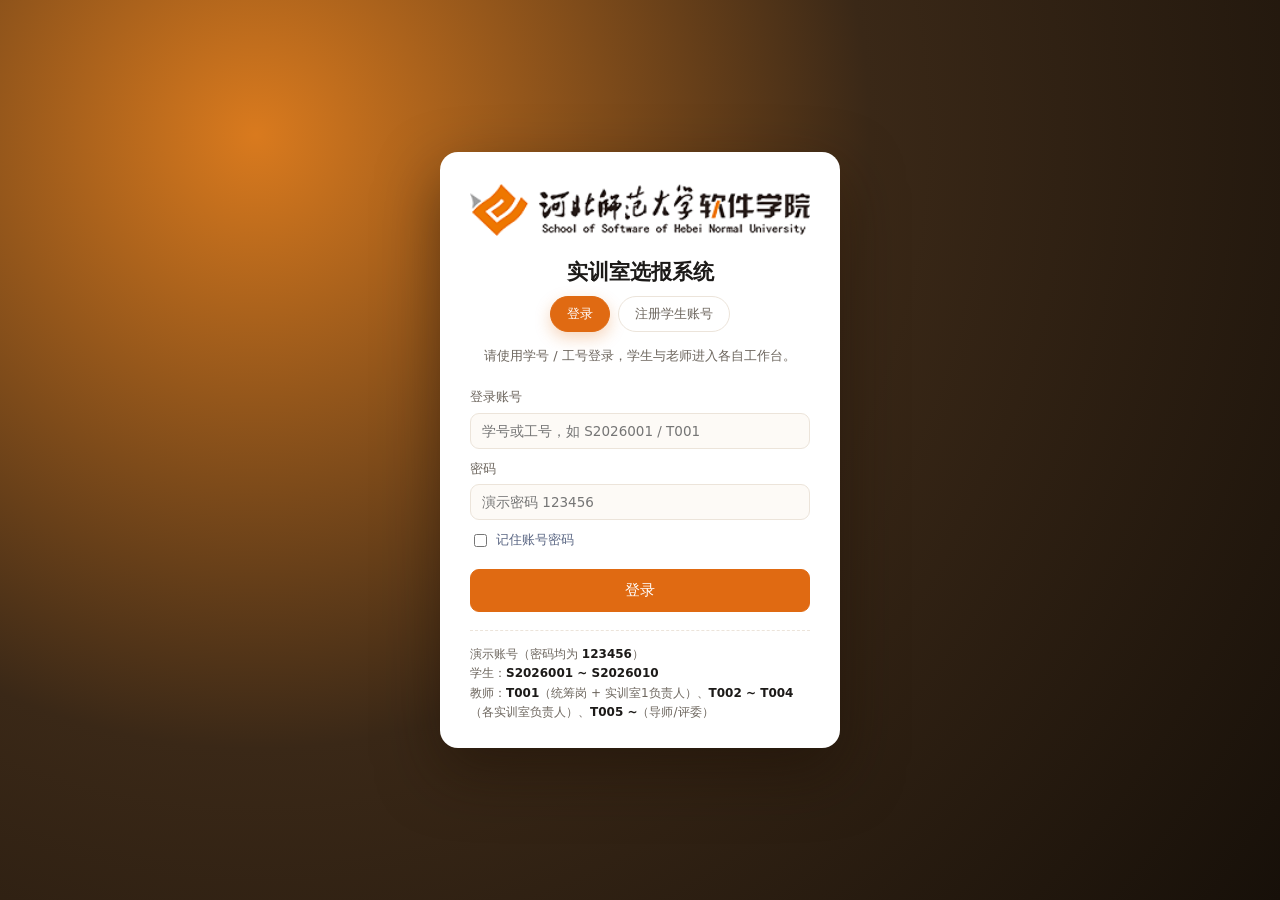
<file: sxsxb/web/index.html>
﻿<!DOCTYPE html>
<html lang="zh-CN">
<head>
  <meta charset="UTF-8">
  <meta name="viewport" content="width=device-width, initial-scale=1.0">
  <title>登录 · 实训室选报系统</title>
  <link rel="stylesheet" href="app.css?v=20261116a">
</head>
<body>
  <div class="login-wrap">
    <div class="login-card">
      <img src="logo.png" alt="河北师范大学软件学院院标" class="login-logo">
      <h1 style="text-align:center">实训室选报系统</h1>
      <div class="tabs" style="justify-content:center;margin-bottom:14px">
        <button class="tab-btn active" type="button" id="tabLogin">登录</button>
        <button class="tab-btn" type="button" id="tabRegister">注册学生账号</button>
      </div>
      <div class="tip" id="loginTip" style="text-align:center">请使用学号 / 工号登录，学生与老师进入各自工作台。</div>
      <form id="loginForm" autocomplete="off">
        <label class="field">
          <span>登录账号</span>
          <input type="text" id="loginName" placeholder="学号或工号，如 S2026001 / T001" required>
        </label>
        <label class="field">
          <span>密码</span>
          <input type="password" id="password" placeholder="演示密码 123456" required>
        </label>
        <label style="display:flex;align-items:center;gap:6px;font-size:13px;color:#5b6784;margin:2px 0 12px">
          <input type="checkbox" id="rememberMe"> 记住账号密码
        </label>
        <button class="btn" type="submit" id="loginBtn">登录</button>
      </form>
      <form id="registerForm" autocomplete="off" style="display:none">
        <label class="field">
          <span>学号</span>
          <input type="text" id="regStudentNo" placeholder="4-32 位字母或数字，注册后作为登录账号" required>
        </label>
        <label class="field">
          <span>姓名</span>
          <input type="text" id="regName" placeholder="真实姓名" required>
        </label>
        <div class="row" style="gap:10px">
          <label class="field grow"><span>年级</span><input type="text" id="regGrade" placeholder="如 2026" required></label>
          <label class="field grow"><span>专业</span><input type="text" id="regMajor" placeholder="如 软件工程" required></label>
        </div>
        <label class="field">
          <span>手机号（可选）</span>
          <input type="text" id="regPhone" placeholder="用于接收面试通知">
        </label>
        <div class="sub" style="margin:4px 0 8px;font-weight:600;color:#5b6784">个人简历</div>
        <label class="field">
          <span>年级排名（必填）</span>
          <input type="text" id="regGradeRank" placeholder="如 3 或 3/120" required>
        </label>
        <label class="field">
          <span>获奖情况（可选）</span>
          <textarea id="regAwards" rows="2" placeholder="如：蓝桥杯省级二等奖、校级奖学金等"></textarea>
        </label>
        <div class="row" style="gap:10px">
          <label class="field grow">
            <span>擅长方向（可选）</span>
            <input type="text" id="regSpecialty" placeholder="如：Web 前端、算法、数据分析">
          </label>
          <label class="field grow">
            <span>意向发展方向（可选）</span>
            <input type="text" id="regDevDirection" placeholder="如：人工智能、后端开发">
          </label>
        </div>
        <label class="field">
          <span>密码</span>
          <input type="password" id="regPassword" placeholder="至少 6 位" required>
        </label>
        <label class="field">
          <span>确认密码</span>
          <input type="password" id="regPassword2" placeholder="再次输入密码" required>
        </label>
        <button class="btn" type="submit" id="registerBtn" style="margin-top:4px">注册并登录</button>
      </form>
      <div class="demo-box">
        <div>演示账号（密码均为 <b>123456</b>）</div>
        <div>学生：<b>S2026001 ~ S2026010</b></div>
        <div>教师：<b>T001</b>（统筹岗 + 实训室1负责人）、<b>T002 ~ T004</b>（各实训室负责人）、<b>T005 ~</b>（导师/评委）</div>
      </div>
    </div>
  </div>
  <script src="common.js?v=20261116a"></script>
  <script>
    const user = getUser();
    if (getToken() && user) {
      location.replace(user.userType === 'TEACHER' ? 'teacher.html' : 'student.html');
    }

    const REMEMBER_KEY = 'sxsxb.remember';
    const nameInput = document.getElementById('loginName');
    const pwdInput = document.getElementById('password');
    const rememberBox = document.getElementById('rememberMe');

    // 回填上次勾选“记住账号密码”时保存的账号与密码
    try {
      const saved = JSON.parse(localStorage.getItem(REMEMBER_KEY) || 'null');
      if (saved && saved.loginName) {
        nameInput.value = saved.loginName;
        pwdInput.value = saved.password || '';
        rememberBox.checked = true;
      }
    } catch (e) {
      localStorage.removeItem(REMEMBER_KEY);
    }

    document.getElementById('loginForm').addEventListener('submit', async (e) => {
      e.preventDefault();
      const btn = document.getElementById('loginBtn');
      btn.disabled = true;
      btn.textContent = '登录中…';
      try {
        const loginName = nameInput.value.trim();
        const password = pwdInput.value;
        const data = await api('/api/auth/login', {
          method: 'POST',
          auth: false,
          body: { loginName, password }
        });
        if (rememberBox.checked) {
          localStorage.setItem(REMEMBER_KEY, JSON.stringify({ loginName, password }));
        } else {
          localStorage.removeItem(REMEMBER_KEY);
        }
        saveSession(data.token, data.user);
        location.href = data.user.userType === 'TEACHER' ? 'teacher.html' : 'student.html';
      } catch (err) {
        toast(err.message, 'err');
        btn.disabled = false;
        btn.textContent = '登录';
      }
    });

    // 登录 / 注册 切换
    const tabLogin = document.getElementById('tabLogin');
    const tabRegister = document.getElementById('tabRegister');
    const loginForm = document.getElementById('loginForm');
    const registerForm = document.getElementById('registerForm');
    const loginTip = document.getElementById('loginTip');
    function switchMode(register) {
      tabLogin.classList.toggle('active', !register);
      tabRegister.classList.toggle('active', register);
      loginForm.style.display = register ? 'none' : '';
      registerForm.style.display = register ? '' : 'none';
      loginTip.textContent = register
        ? '学生可自助注册：学号将作为登录账号，注册成功后自动登录。教师账号由教务统一开通。'
        : '请使用学号 / 工号登录，学生与老师进入各自工作台。';
    }
    tabLogin.addEventListener('click', () => switchMode(false));
    tabRegister.addEventListener('click', () => switchMode(true));

    document.getElementById('registerForm').addEventListener('submit', async (e) => {
      e.preventDefault();
      const btn = document.getElementById('registerBtn');
      const password = document.getElementById('regPassword').value;
      if (password !== document.getElementById('regPassword2').value) {
        toast('两次输入的密码不一致', 'err');
        return;
      }
      btn.disabled = true;
      btn.textContent = '注册中…';
      try {
        const data = await api('/api/auth/register', {
          method: 'POST',
          auth: false,
          body: {
            studentNo: document.getElementById('regStudentNo').value.trim(),
            name: document.getElementById('regName').value.trim(),
            password,
            grade: document.getElementById('regGrade').value.trim(),
            major: document.getElementById('regMajor').value.trim(),
            phone: document.getElementById('regPhone').value.trim(),
            gradeRank: document.getElementById('regGradeRank').value.trim(),
            awards: document.getElementById('regAwards').value.trim(),
            specialty: document.getElementById('regSpecialty').value.trim(),
            developmentDirection: document.getElementById('regDevDirection').value.trim()
          }
        });
        localStorage.removeItem(REMEMBER_KEY);
        saveSession(data.token, data.user);
        toast('注册成功，正在进入学生工作台', 'ok');
        location.href = 'student.html';
      } catch (err) {
        toast(err.message, 'err');
        btn.disabled = false;
        btn.textContent = '注册并登录';
      }
    });
  </script>
</body>
</html>
</file>
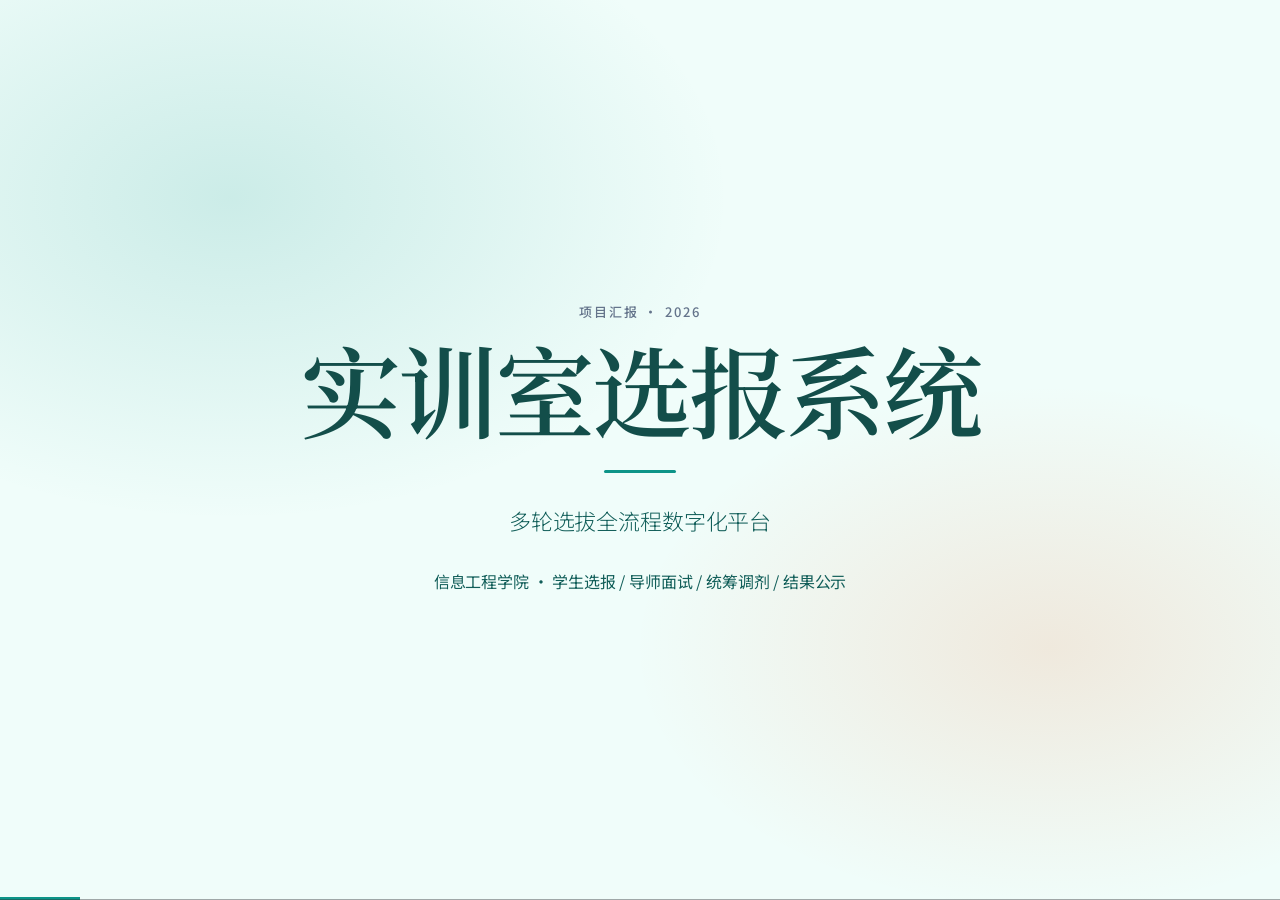
<file: sxsxb/sxsxb-deck/sxsxb-deck.html>
<!DOCTYPE html>
<html lang="zh-CN" data-theme="scholar-teal">
<head>
<meta charset="utf-8"><meta name="viewport" content="width=device-width,initial-scale=1">
<meta name="x-content-type" content="presentation" />
<meta name="x-presentation-version" content="1.0" />
<meta name="x-presentation-indicator" content="deck-stage .slide" />
<title>实训室选报系统 · 项目汇报</title>
<link rel="stylesheet" href="./_shared/fonts.css">
<link rel="stylesheet" href="./_shared/base.css">
<link id="theme-link" rel="stylesheet" href="./_shared/themes/scholar-teal.css">
<link rel="stylesheet" href="./_shared/animations/animations.css">
<style>
  .cover-title{font-size:100px;line-height:1.04;margin:0;font-family:var(--font-display)}
  .section-title{font-size:104px;line-height:1.06;margin:0;font-family:var(--font-display)}
  .kpis{display:grid;grid-template-columns:repeat(3,1fr);gap:18px;margin-top:8px}
  .kpi{background:var(--surface);border:1px solid var(--border);border-radius:var(--radius-lg);padding:24px 26px;box-shadow:var(--shadow)}
  .kpi .label{font-size:12px;letter-spacing:.14em;text-transform:uppercase;color:var(--text-3);margin:0 0 6px}
  .kpi .num{font-size:52px;font-weight:800;line-height:1;color:var(--text-1)}
  .kpi .num .unit{font-size:18px;font-weight:600;color:var(--text-3);margin-left:6px}
  .kpi p{margin:8px 0 0;font-size:13px;color:var(--text-2)}
  .roles{display:grid;grid-template-columns:repeat(2,1fr);gap:18px}
  .role{background:var(--surface);border:1px solid var(--border);border-left:4px solid var(--accent);border-radius:var(--radius);padding:22px 24px;box-shadow:var(--shadow)}
  .role h4{margin:0 0 8px;font-size:19px}
  .role p{margin:0;font-size:14px;line-height:1.65;color:var(--text-2)}
  .role .tag{display:inline-block;margin-top:12px;font-size:11px;padding:3px 10px;border-radius:999px;background:var(--surface-2);color:var(--text-3)}
  .flow{display:grid;grid-template-columns:repeat(4,1fr);gap:16px;margin-top:10px}
  .flow .step{position:relative;background:var(--surface);border:1px solid var(--border);border-radius:var(--radius);padding:20px 18px 18px;box-shadow:var(--shadow)}
  .flow .num{width:34px;height:34px;border-radius:50%;background:var(--accent);color:#fff;display:flex;align-items:center;justify-content:center;font-weight:800;font-size:15px;margin-bottom:12px}
  .flow h4{margin:0 0 6px;font-size:16px}
  .flow p{margin:0;font-size:12.5px;line-height:1.6;color:var(--text-2)}
  .flow .day{display:inline-block;margin-top:10px;font-size:11px;padding:3px 9px;border-radius:999px;background:var(--surface-2);color:var(--text-3)}
  .funcs{display:grid;grid-template-columns:repeat(3,1fr);gap:16px}
  .func{background:var(--surface);border:1px solid var(--border);border-radius:var(--radius);padding:20px 22px;box-shadow:var(--shadow)}
  .func .idx{font-size:12px;letter-spacing:.16em;color:var(--accent);font-weight:700}
  .func h4{margin:8px 0 6px;font-size:18px}
  .func p{margin:0;font-size:13px;line-height:1.6;color:var(--text-2)}
  .check-list{list-style:none;padding:0;margin:6px 0 0;display:grid;gap:10px}
  .check-list li{position:relative;padding-left:26px;font-size:15.5px;color:var(--text-2)}
  .check-list li::before{content:"";position:absolute;left:0;top:7px;width:12px;height:12px;border-radius:3px;background:var(--accent)}
  .arch{margin-top:12px;display:grid;gap:16px}
  .arch .tier{display:grid;grid-template-columns:140px 1fr;gap:16px;align-items:stretch}
  .arch .tname{display:flex;align-items:center;justify-content:center;background:var(--surface-2);border-radius:var(--radius);padding:14px;font-weight:700;font-size:12.5px;letter-spacing:.12em;color:var(--text-2);text-align:center}
  .arch .cells{display:grid;grid-template-columns:repeat(4,1fr);gap:12px}
  .arch .cell{background:var(--surface);border:1px solid var(--border);border-radius:var(--radius);padding:16px 14px;box-shadow:var(--shadow)}
  .arch .cell h4{margin:0 0 4px;font-size:15px}
  .arch .cell p{margin:0;font-size:12px;color:var(--text-3);line-height:1.5}
  .arch .tier.hl .cell{border-top:3px solid var(--accent)}
  .roadmap{display:grid;grid-template-columns:repeat(4,1fr);gap:14px}
  .roadmap .node{background:var(--surface);border:1px solid var(--border);border-radius:var(--radius);padding:18px;box-shadow:var(--shadow)}
  .roadmap .node b{display:block;font-size:15px;margin-bottom:6px}
  .roadmap .node span{font-size:12.5px;color:var(--text-2);line-height:1.55}
</style>
</head>
<body data-themes="scholar-teal,navy-formal,indigo-code,corporate-clean" data-theme-base="./_shared/themes/">
<deck-stage width="1920" height="1080">

  <!-- 1 封面 -->
  <section class="slide active center tc" data-deck-label="封面" style="background:radial-gradient(60% 55% at 18% 22%,rgba(13,148,136,.16),transparent 65%),radial-gradient(50% 45% at 82% 72%,rgba(234,88,12,.12),transparent 65%),var(--bg)">
    <div style="max-width:1180px;margin:0 auto">
      <p class="eyebrow anim-fade-down" data-anim="fade-down">项目汇报 · 2026</p>
      <h1 class="h1 cover-title anim-fade-up" data-anim="fade-up">实训室选报系统</h1>
      <div class="divider-accent" style="margin:30px auto"></div>
      <p class="lede" style="margin:0 auto;max-width:52ch">多轮选拔全流程数字化平台</p>
      <p class="dim mt-l">信息工程学院 · 学生选报 / 导师面试 / 统筹调剂 / 结果公示</p>
    </div>
    <div class="notes">开场：介绍这是一套覆盖“意向填报—面试—拟录取—补录—调剂—公示”的完整选拔系统，今天用 15 分钟讲清楚它解决什么问题、怎么运转、以及验证结果。</div>
  </section>

  <!-- 2 目录 -->
  <section class="slide" data-deck-label="目录">
    <p class="kicker">Contents · 目录</p>
    <h2 class="h2">今天的四个部分</h2>
    <div class="grid g2 mt-l anim-stagger-list" data-anim-target>
      <div class="card"><div class="row"><div class="h3 dim2" style="width:64px">01</div><div><h4>背景与目标</h4><p class="dim">为什么需要一套系统，做到什么程度。</p></div></div></div>
      <div class="card"><div class="row"><div class="h3 dim2" style="width:64px">02</div><div><h4>角色与流程</h4><p class="dim">四类角色、八个阶段、四次轮次如何协同。</p></div></div></div>
      <div class="card"><div class="row"><div class="h3 dim2" style="width:64px">03</div><div><h4>核心功能</h4><p class="dim">六大模块，以及四条规则护栏。</p></div></div></div>
      <div class="card"><div class="row"><div class="h3 dim2" style="width:64px">04</div><div><h4>技术与验证</h4><p class="dim">架构、数据模型与业务链路测试。</p></div></div></div>
    </div>
    <div class="deck-footer"><span class="dim2">实训室选报系统</span><span class="slide-number"></span></div>
    <div class="notes">目录页快速带过，告诉大家后面每一部分都会落到“系统里具体怎么做”。</div>
  </section>

  <!-- 3 章节一 -->
  <section class="slide center tc" data-deck-label="章节一" style="background:radial-gradient(55% 50% at 20% 30%,rgba(13,148,136,.14),transparent 70%),var(--bg)">
    <div style="max-width:900px;margin:0 auto">
      <p class="kicker anim-fade-down" data-anim="fade-down">Section · 01</p>
      <h1 class="section-title anim-rise-in" data-anim="rise-in">背景与 <span class="gradient-text">目标</span></h1>
      <div class="divider-accent" style="margin:26px auto"></div>
      <p class="lede" style="margin:0 auto">把分散的表格与人工核对，变成一条可追溯的线上流程。</p>
    </div>
  </section>

  <!-- 4 背景与痛点 -->
  <section class="slide" data-deck-label="背景与痛点">
    <p class="kicker">Background · 现状</p>
    <h2 class="h2">选拔季的四类重复劳动</h2>
    <div class="grid g2 mt-l anim-stagger-list" data-anim-target>
      <div class="card"><h4>意向收集靠表格</h4><p class="dim">志愿顺序、室内调剂与跨室调剂意愿分散在多份表格，人工汇总容易遗漏或串行。</p></div>
      <div class="card"><h4>面试组织靠人工</h4><p class="dim">场次、评委、签到与评分标准不统一，成绩口径不一致，事后难以追溯。</p></div>
      <div class="card"><h4>名额核对靠经验</h4><p class="dim">实训室名额与导师容量需要反复核对，临近截止时容易出现超录或空置。</p></div>
      <div class="card"><h4>多轮流程信息断层</h4><p class="dim">补录、调剂、确认、公示各自为政，学生不清楚下一步，老师也缺少统一视图。</p></div>
    </div>
    <p class="lede mt-l">目标：把选拔规则写进系统，让每一步可计算、可追溯、可解释。</p>
    <div class="deck-footer"><span class="dim2">实训室选报系统</span><span class="slide-number"></span></div>
    <div class="notes">强调四个痛点都来自真实选拔场景，系统的价值是减少重复核对，并让规则自动生效。</div>
  </section>

  <!-- 5 系统全景 -->
  <section class="slide" data-deck-label="系统全景">
    <p class="kicker">Overview · 系统全景</p>
    <h2 class="h2">一套系统，承载完整选拔周期</h2>
    <div class="kpis anim-stagger-list" data-anim-target>
      <div class="kpi"><p class="label">数据表</p><div class="num"><span class="counter" data-to="27">0</span><span class="unit">张</span></div><p>覆盖账号、意向、面试、录取、调剂与公示。</p></div>
      <div class="kpi"><p class="label">实训室</p><div class="num"><span class="counter" data-to="4">0</span><span class="unit">个</span></div><p>AI 应用、智能硬件、数据智能、全栈开发。</p></div>
      <div class="kpi"><p class="label">导师</p><div class="num"><span class="counter" data-to="12">0</span><span class="unit">位</span></div><p>每室 3 位，含研究方向与导师简介。</p></div>
      <div class="kpi"><p class="label">选拔阶段</p><div class="num"><span class="counter" data-to="8">0</span><span class="unit">个</span></div><p>从宣讲、开放日到公示与正式入组。</p></div>
      <div class="kpi"><p class="label">选拔轮次</p><div class="num"><span class="counter" data-to="4">0</span><span class="unit">轮</span></div><p>首轮、两轮补录与统筹调剂。</p></div>
      <div class="kpi"><p class="label">演示账号</p><div class="num"><span class="counter" data-to="22">0</span><span class="unit">个</span></div><p>12 位教师 + 10 名学生，密码统一。</p></div>
    </div>
    <p class="lede mt-l" style="max-width:80ch">名额是硬约束：4 个实训室共 40 个名额，导师容量单独校验，任何环节都不允许突破。</p>
    <div class="deck-footer"><span class="dim2">实训室选报系统</span><span class="slide-number"></span></div>
    <div class="notes">这里用六个数字建立整体印象，强调“不是单点工具，而是完整周期”。</div>
  </section>

  <!-- 6 章节二 -->
  <section class="slide center tc" data-deck-label="章节二" style="background:radial-gradient(55% 50% at 80% 30%,rgba(234,88,12,.12),transparent 70%),var(--bg)">
    <div style="max-width:900px;margin:0 auto">
      <p class="kicker anim-fade-down" data-anim="fade-down">Section · 02</p>
      <h1 class="section-title anim-rise-in" data-anim="rise-in">角色与 <span class="gradient-text">流程</span></h1>
      <div class="divider-accent" style="margin:26px auto"></div>
      <p class="lede" style="margin:0 auto">四类角色，八个阶段，四次轮次，各司其职又彼此衔接。</p>
    </div>
  </section>

  <!-- 7 角色与权限 -->
  <section class="slide" data-deck-label="角色与权限">
    <p class="kicker">Roles · 权限模型</p>
    <h2 class="h2">四类角色，数据范围各不相同</h2>
    <div class="roles anim-stagger-list" data-anim-target>
      <div class="role"><h4>学生</h4><p>查看实训室与导师信息，填报 3 个平行志愿，表达室内/跨室调剂意愿；确认拟录取，查看公示并提交异议。</p><span class="tag">仅本人数据</span></div>
      <div class="role"><h4>导师</h4><p>查看本室意向与候选人，创建面试场次、安排评委、评分与评语，提出拟录取建议。</p><span class="tag">本实训室范围</span></div>
      <div class="role"><h4>实训室负责人</h4><p>维护本室简介与方向，统筹本室面试安排、名额使用与结果提交，查看本室统计。</p><span class="tag">本实训室管理</span></div>
      <div class="role"><h4>全院统筹岗</h4><p>开闭阶段与轮次，执行补录与统筹调剂，发布公示、处理异议，并可一键重置演示数据库。</p><span class="tag">全院数据</span></div>
    </div>
    <div class="deck-footer"><span class="dim2">实训室选报系统</span><span class="slide-number"></span></div>
    <div class="notes">说明权限不是简单的“老师/学生”，而是按岗位与数据范围分层；统筹岗拥有跨室调度能力。</div>
  </section>

  <!-- 8 选拔流程 -->
  <section class="slide" data-deck-label="选拔流程">
    <p class="kicker">Process · 全流程</p>
    <h2 class="h2">八个阶段，一条时间线</h2>
    <div class="flow anim-stagger-list" data-anim-target>
      <div class="step"><div class="num">1</div><h4>集中宣讲</h4><p>介绍实训室方向、培养安排与考核要求。</p><span class="day">D-4 14:00</span></div>
      <div class="step"><div class="num">2</div><h4>实训室开放日</h4><p>学生实地参观，与导师面对面交流。</p><span class="day">D-4 ~ D-3</span></div>
      <div class="step"><div class="num">3</div><h4>意向填报</h4><p>最多 3 个平行志愿，可表达调剂意愿。</p><span class="day">D 08:00–12:00</span></div>
      <div class="step"><div class="num">4</div><h4>初选与面试</h4><p>导师筛选候选人，组织场次与多评委评分。</p><span class="day">D 12:00 ~ D+1 17:00</span></div>
      <div class="step"><div class="num">5</div><h4>拟录取确认</h4><p>学生在线确认，超时未确认自动释放名额。</p><span class="day">D+2 08:00–12:00</span></div>
      <div class="step"><div class="num">6</div><h4>分轮补录</h4><p>仅未录取学生可填报，每轮 1 个志愿。</p><span class="day">D+2 12:00 ~ D+3 17:00</span></div>
      <div class="step"><div class="num">7</div><h4>统筹调剂</h4><p>内部调剂 → 跨室调剂 → 约谈三级安置。</p><span class="day">D+4 08:00–12:00</span></div>
      <div class="step"><div class="num">8</div><h4>公示与入组</h4><p>发布公示批次，处理异议，正式入组。</p><span class="day">D+4 12:00 起</span></div>
    </div>
    <div class="deck-footer"><span class="dim2">实训室选报系统</span><span class="slide-number"></span></div>
    <div class="notes">按时间线讲一遍学生视角：什么时候填、什么时候面试、什么时候确认，最后如何公示。</div>
  </section>

  <!-- 9 阶段与轮次规则 -->
  <section class="slide" data-deck-label="阶段与轮次规则">
    <p class="kicker">Rules · 规则设计</p>
    <h2 class="h2">阶段管节奏，轮次管志愿</h2>
    <div class="grid g2 mt-l">
      <div class="card anim-fade-left" data-anim="fade-left">
        <h3>阶段：把节奏固定下来</h3>
        <ul class="mt-m">
          <li>— 8 个阶段以 D 日动态排期，时间窗清晰</li>
          <li>— 同一时间仅允许一个阶段处于进行中</li>
          <li>— 阶段开启/关闭联动对应轮次</li>
          <li>— 公示前自动校验调剂是否完成</li>
        </ul>
      </div>
      <div class="card anim-fade-right" data-anim="fade-right">
        <h3>轮次：把志愿与名额算清楚</h3>
        <ul class="mt-m">
          <li>— 首轮最多 3 个平行志愿</li>
          <li>— 第二轮、第三轮补录各 1 个志愿</li>
          <li>— 统筹调剂轮次不填报，直接匹配</li>
          <li>— 实训室名额与导师容量双重上限</li>
        </ul>
      </div>
    </div>
    <p class="lede mt-l">规则不靠提醒，靠系统在关键节点自动校验与拦截。</p>
    <div class="deck-footer"><span class="dim2">实训室选报系统</span><span class="slide-number"></span></div>
    <div class="notes">强调“阶段”与“轮次”的分工：一个控制时间节奏，一个控制志愿与名额。</div>
  </section>

  <!-- 10 章节三 -->
  <section class="slide center tc" data-deck-label="章节三" style="background:radial-gradient(55% 50% at 25% 70%,rgba(13,148,136,.14),transparent 70%),var(--bg)">
    <div style="max-width:900px;margin:0 auto">
      <p class="kicker anim-fade-down" data-anim="fade-down">Section · 03</p>
      <h1 class="section-title anim-rise-in" data-anim="rise-in">核心 <span class="gradient-text">功能</span></h1>
      <div class="divider-accent" style="margin:26px auto"></div>
      <p class="lede" style="margin:0 auto">从填报到公示，每个动作都有规则兜底。</p>
    </div>
  </section>

  <!-- 11 功能地图 -->
  <section class="slide" data-deck-label="功能地图">
    <p class="kicker">Modules · 功能地图</p>
    <h2 class="h2">六个模块，串起完整闭环</h2>
    <div class="funcs anim-stagger-list" data-anim-target>
      <div class="func"><div class="idx">01</div><h4>意向填报</h4><p>3 个平行志愿，附带室内/跨室调剂意愿；提交后进入轮次候选池。</p></div>
      <div class="func"><div class="idx">02</div><h4>面试管理</h4><p>场次、评委、签到、提醒一体化；四维百分制评分，至少 2 名评委。</p></div>
      <div class="func"><div class="idx">03</div><h4>拟录取确认</h4><p>拟录取在线确认；超时未确认自动释放名额，并提醒进入补录。</p></div>
      <div class="func"><div class="idx">04</div><h4>分轮补录</h4><p>仅未录取学生可参加；第二轮、第三轮各 1 个志愿，名额实时回收。</p></div>
      <div class="func"><div class="idx">05</div><h4>统筹调剂</h4><p>按内部调剂、跨室调剂、约谈三级顺序安置，直到每名学生落实实训室。</p></div>
      <div class="func"><div class="idx">06</div><h4>公示与异议</h4><p>按轮次发布公示批次，学生查看结果、提交异议，处理过程全程留痕。</p></div>
    </div>
    <p class="lede mt-l" style="max-width:90ch">配套能力：站内通知、操作审计、名额流水、超时任务与角色权限校验。</p>
    <div class="deck-footer"><span class="dim2">实训室选报系统</span><span class="slide-number"></span></div>
    <div class="notes">按学生从填报到入组的顺序讲六个模块，最后补一句配套的通知与审计能力。</div>
  </section>

  <!-- 12 规则护栏 -->
  <section class="slide" data-deck-label="规则护栏">
    <p class="kicker">Guardrails · 规则护栏</p>
    <h2 class="h2">四条护栏，防止流程“走偏”</h2>
    <div class="grid g2 mt-l anim-stagger-list" data-anim-target>
      <div class="card"><h4>名额与容量双校验</h4><p class="dim">实训室名额为硬上限，导师容量单独校验；任何调剂、约谈、补录落库前都会检查。</p></div>
      <div class="card"><h4>确认超时自动释放</h4><p class="dim">拟录取 30 分钟内未确认自动释放，名额回到池中，学生进入后续补录。</p></div>
      <div class="card"><h4>调剂未完成禁止公示</h4><p class="dim">仍有待约谈或未落实实训室的学生时，开启公示与发布公示都会被拦截，并弹窗提示人数。</p></div>
      <div class="card"><h4>一键重置演示数据库</h4><p class="dim">负责人与统筹岗可在“阶段与轮次”页重置数据库，删库重建并重新导入种子数据，约 1 秒完成。</p></div>
    </div>
    <div class="deck-footer"><span class="dim2">实训室选报系统</span><span class="slide-number"></span></div>
    <div class="notes">这页是系统“规则内嵌”的体现：不再依赖老师记忆，而是关键动作前强制校验。</div>
  </section>

  <!-- 13 章节四 -->
  <section class="slide center tc" data-deck-label="章节四" style="background:radial-gradient(55% 50% at 75% 35%,rgba(234,88,12,.12),transparent 70%),var(--bg)">
    <div style="max-width:900px;margin:0 auto">
      <p class="kicker anim-fade-down" data-anim="fade-down">Section · 04</p>
      <h1 class="section-title anim-rise-in" data-anim="rise-in">技术与 <span class="gradient-text">验证</span></h1>
      <div class="divider-accent" style="margin:26px auto"></div>
      <p class="lede" style="margin:0 auto">FastAPI + MySQL 8，27 张表支撑全流程。</p>
    </div>
  </section>

  <!-- 14 技术架构 -->
  <section class="slide" data-deck-label="技术架构">
    <p class="kicker">Architecture · 技术架构</p>
    <h2 class="h2">轻量三层，部署简单</h2>
    <div class="arch anim-stagger-list" data-anim-target>
      <div class="tier"><div class="tname">展示层</div>
        <div class="cells">
          <div class="cell"><h4>学生端</h4><p>填报、确认、查看结果与异议</p></div>
          <div class="cell"><h4>教师端</h4><p>面试、评分、调剂、公示</p></div>
          <div class="cell"><h4>原生前端</h4><p>HTML / CSS / JavaScript</p></div>
          <div class="cell"><h4>通知轮询</h4><p>站内消息实时刷新</p></div>
        </div>
      </div>
      <div class="tier hl"><div class="tname">服务层</div>
        <div class="cells">
          <div class="cell"><h4>FastAPI</h4><p>REST 接口与请求校验</p></div>
          <div class="cell"><h4>Token 鉴权</h4><p>HMAC 签名，2 小时有效</p></div>
          <div class="cell"><h4>角色权限</h4><p>按岗位与数据范围授权</p></div>
          <div class="cell"><h4>后台任务</h4><p>提醒 30s / 超时释放 60s</p></div>
        </div>
      </div>
      <div class="tier"><div class="tname">数据层</div>
        <div class="cells">
          <div class="cell"><h4>MySQL 8.0</h4><p>InnoDB，utf8mb4</p></div>
          <div class="cell"><h4>27 张表</h4><p>覆盖全业务链路</p></div>
          <div class="cell"><h4>事务与行锁</h4><p>保障名额与状态一致</p></div>
          <div class="cell"><h4>审计与流水</h4><p>关键操作可追溯</p></div>
        </div>
      </div>
    </div>
    <div class="deck-footer"><span class="dim2">实训室选报系统</span><span class="slide-number"></span></div>
    <div class="notes">技术选型刻意保持轻量：一个 Python 服务 + 一个 MySQL 库 + 静态页面，便于在学院环境部署与演示。</div>
  </section>

  <!-- 15 验证结果 -->
  <section class="slide" data-deck-label="验证结果">
    <p class="kicker">Validation · 验证结果</p>
    <h2 class="h2">链路跑通，规则可验证</h2>
    <div class="roadmap anim-stagger-list" data-anim-target style="margin-bottom:26px">
      <div class="node"><b>27 张表</b><span>建表与种子数据一次导入成功</span></div>
      <div class="node"><b>22 个账号</b><span>教师与学生账号登录正常</span></div>
      <div class="node"><b>约 1 秒</b><span>删库、重建与初始化总耗时</span></div>
      <div class="node"><b>4 项拦截</b><span>权限、名额、超时、公示校验</span></div>
    </div>
    <ul class="check-list">
      <li>业务链路：登录 → 填报 → 面试评分 → 拟录取确认 → 补录 → 统筹调剂 → 公示，全流程通过。</li>
      <li>权限校验：普通导师调用数据库重置接口返回 403，负责人与统筹岗可执行。</li>
      <li>规则拦截：统筹调剂仍有 10 人待约谈时，开启公示阶段与发布公示均返回 409，并弹窗提示。</li>
      <li>数据完整性：4 个实训室简介、12 位导师简介、阶段与轮次排期全部随初始化写入。</li>
    </ul>
    <div class="deck-footer"><span class="dim2">实训室选报系统</span><span class="slide-number"></span></div>
    <div class="notes">用实际验证结果收尾：不仅功能能跑，关键规则也有可复现的拦截证据。</div>
  </section>

  <!-- 16 结语 -->
  <section class="slide center tc" data-deck-label="结语">
    <div>
      <h1 class="h1 anim-fade-up" data-anim="fade-up" style="font-size:150px;line-height:1"><span class="gradient-text">谢谢聆听</span></h1>
      <p class="lede" style="margin:22px auto 0">实训室选报系统 · 演示环境：http://127.0.0.1:8000/</p>
      <p class="dim mt-m">方向键翻页 · F 全屏</p>
    </div>
    <div class="notes">结束页留出提问时间；如需现场演示，可直接打开 8000 端口，使用 T001 / 123456 登录。</div>
  </section>

</deck-stage>
<script src="./_shared/runtime.js"></script>
<script src="./_shared/echarts-theme-sync.js"></script>
</body></html>
</file>
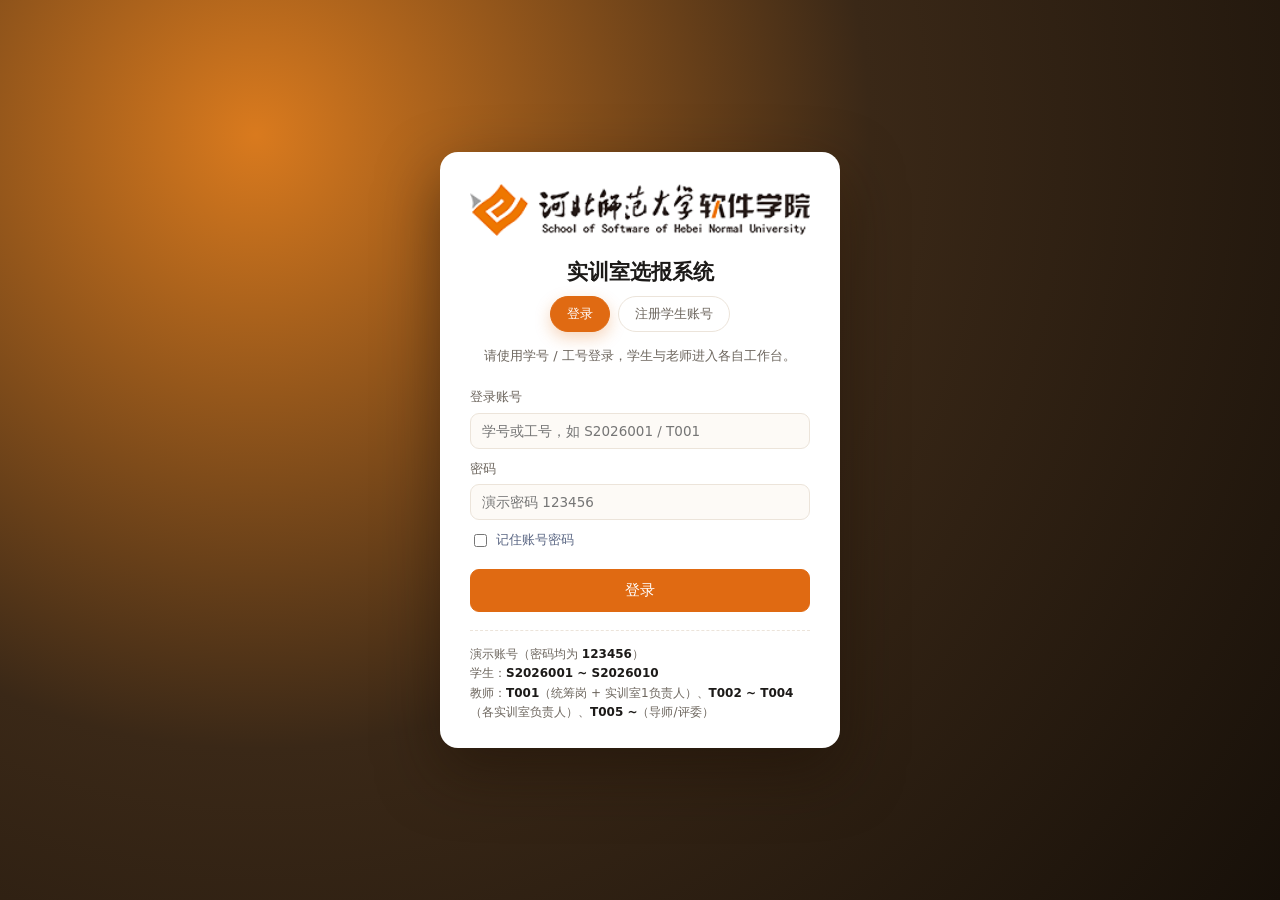
<file: sxsxb/web/briefing.html>
<!DOCTYPE html>
<html lang="zh-CN">
<head>
<meta charset="utf-8">
<meta name="viewport" content="width=device-width,initial-scale=1">
<title>实训室宣讲回顾 · 实训室选报系统</title>
<style>
  :root{
    --bg:#f3f6fb; --surface:#ffffff; --ink:#17233d; --ink-2:#4b5b78; --ink-3:#7b8aa6;
    --line:#dfe6f1; --brand:#1d4ed8; --brand-2:#0f766e; --accent:#ea580c;
    --radius:18px; --shadow:0 18px 40px rgba(23,35,61,.10);
  }
  *{box-sizing:border-box}
  html,body{height:100%}
  body{
    margin:0;background:
      radial-gradient(50% 40% at 8% 6%, rgba(29,78,216,.10), transparent 70%),
      radial-gradient(45% 40% at 92% 88%, rgba(15,118,110,.10), transparent 70%),
      var(--bg);
    color:var(--ink);
    font-family:"Microsoft YaHei","PingFang SC","Noto Sans SC",system-ui,sans-serif;
    overflow:hidden;
  }
  .deck{position:fixed;inset:0;display:flex;flex-direction:column}
  .slides{position:relative;flex:1;overflow:hidden}
  .slide{
    position:absolute;inset:0;display:none;flex-direction:column;
    padding:64px 88px 96px;
  }
  .slide.active{display:flex;animation:fadeUp .45s ease both}
  @keyframes fadeUp{from{opacity:0;transform:translateY(14px)}to{opacity:1;transform:none}}

  .kicker{font-size:13px;letter-spacing:.22em;text-transform:uppercase;color:var(--brand);font-weight:700;margin:0 0 14px}
  h1{font-size:76px;line-height:1.08;margin:0;letter-spacing:-.02em}
  h2{font-size:44px;line-height:1.15;margin:0}
  h3{font-size:18px;margin:0 0 10px}
  p{margin:0}
  .lede{font-size:22px;line-height:1.7;color:var(--ink-2)}
  .muted{color:var(--ink-3);font-size:14px}

  /* 封面 */
  .cover{align-items:center;justify-content:center;text-align:center}
  .cover .bar{width:74px;height:6px;border-radius:99px;background:linear-gradient(90deg,var(--brand),var(--brand-2));margin:26px auto}
  .cover .meta{margin-top:34px;color:var(--ink-3);font-size:15px;letter-spacing:.06em}

  /* 总览 */
  .overview-grid{display:grid;grid-template-columns:repeat(2,1fr);gap:20px;margin-top:34px}
  .ov-card{
    background:var(--surface);border:1px solid var(--line);border-radius:var(--radius);
    padding:24px 26px;box-shadow:var(--shadow);position:relative;overflow:hidden;
  }
  .ov-card::before{content:"";position:absolute;left:0;top:0;bottom:0;width:6px;background:linear-gradient(180deg,var(--brand),var(--brand-2))}
  .ov-card .code{font-size:12px;letter-spacing:.18em;color:var(--ink-3);font-weight:700}
  .ov-card h3{font-size:26px;margin:6px 0 4px}
  .ov-card .dir{color:var(--brand-2);font-size:14.5px;font-weight:600;margin-bottom:14px}
  .ov-card .nums{display:flex;gap:26px;align-items:flex-end}
  .ov-card .nums b{font-size:34px;line-height:1;font-weight:800}
  .ov-card .nums span{display:block;font-size:12px;color:var(--ink-3);margin-top:4px;letter-spacing:.08em}

  /* 单个实训室 */
  .lab-head{display:flex;justify-content:space-between;align-items:flex-end;gap:24px;border-bottom:1px solid var(--line);padding-bottom:22px}
  .lab-head .code{font-size:12px;letter-spacing:.2em;color:var(--ink-3);font-weight:700}
  .lab-head h2{margin-top:4px}
  .lab-head .dir{color:var(--brand-2);font-size:16px;font-weight:600;margin-top:8px}
  .quota{display:flex;align-items:baseline;gap:14px;background:var(--surface);border:1px solid var(--line);border-radius:14px;padding:14px 22px;box-shadow:var(--shadow)}
  .quota b{font-size:42px;line-height:1;color:var(--brand)}
  .quota .cap{font-size:13px;color:var(--ink-2)}
  .quota .rest{font-size:13px;color:var(--brand-2);font-weight:700}

  .lab-body{flex:1;display:grid;grid-template-columns:1.05fr 1.2fr;gap:34px;padding-top:26px;min-height:0}
  .intro-block{background:var(--surface);border:1px solid var(--line);border-radius:var(--radius);padding:26px 28px;box-shadow:var(--shadow);display:flex;flex-direction:column}
  .intro-block h3{color:var(--brand);font-size:13px;letter-spacing:.16em;text-transform:uppercase}
  .intro-block p{font-size:16.5px;line-height:1.95;color:var(--ink-2)}
  .facts{margin-top:auto;display:flex;flex-wrap:wrap;gap:10px;padding-top:20px}
  .fact{font-size:12.5px;color:var(--ink-2);background:#eef3fb;border-radius:99px;padding:6px 12px}

  .mentor-col{display:flex;flex-direction:column;min-height:0}
  .mentor-col h3{color:var(--brand);font-size:13px;letter-spacing:.16em;text-transform:uppercase}
  .mentor-list{display:grid;gap:12px;overflow:auto;padding-right:4px}
  .mentor{background:var(--surface);border:1px solid var(--line);border-radius:14px;padding:15px 18px;box-shadow:0 8px 20px rgba(23,35,61,.06)}
  .mhead{display:flex;align-items:baseline;gap:10px;flex-wrap:wrap}
  .mhead b{font-size:18px}
  .mhead .title{font-size:12.5px;color:var(--ink-3)}
  .mhead .cap{margin-left:auto;font-size:12px;color:var(--brand);background:#eef3fb;border-radius:99px;padding:3px 10px}
  .mentor .dir{font-size:13.5px;color:var(--brand-2);font-weight:600;margin:6px 0 4px}
  .mentor .intro{font-size:13px;line-height:1.7;color:var(--ink-2)}

  /* 结束页 */
  .flow{display:grid;grid-template-columns:repeat(4,1fr);gap:16px;margin-top:40px}
  .step{background:var(--surface);border:1px solid var(--line);border-radius:var(--radius);padding:22px;box-shadow:var(--shadow)}
  .step .n{width:34px;height:34px;border-radius:50%;background:var(--brand);color:#fff;display:flex;align-items:center;justify-content:center;font-weight:800;font-size:14px;margin-bottom:14px}
  .step b{display:block;font-size:17px;margin-bottom:6px}
  .step span{font-size:13px;line-height:1.65;color:var(--ink-2)}
  .end-note{margin-top:46px;font-size:20px;color:var(--ink-2);text-align:center}

  /* 控件 */
  .topbar{position:fixed;top:0;left:0;right:0;display:flex;align-items:center;gap:16px;padding:18px 30px;font-size:12.5px;color:var(--ink-3);z-index:5}
  .topbar .brand{font-weight:700;letter-spacing:.08em;color:var(--ink-2)}
  .topbar .spacer{flex:1}
  .topbar button{border:1px solid var(--line);background:rgba(255,255,255,.8);color:var(--ink-2);border-radius:10px;padding:6px 12px;font-size:12.5px;cursor:pointer}
  .progress{height:4px;background:#e4eaf4;border-radius:99px;width:180px;overflow:hidden}
  .progress i{display:block;height:100%;width:0;background:linear-gradient(90deg,var(--brand),var(--brand-2));transition:width .3s}
  .controls{position:fixed;left:0;right:0;bottom:0;display:flex;align-items:center;justify-content:center;gap:18px;padding:18px;z-index:5}
  .controls button{width:46px;height:46px;border-radius:50%;border:1px solid var(--line);background:var(--surface);color:var(--ink-2);font-size:20px;cursor:pointer;box-shadow:0 8px 20px rgba(23,35,61,.10)}
  .controls button:disabled{opacity:.35;cursor:default}
  .dots{display:flex;gap:8px}
  .dots i{width:8px;height:8px;border-radius:50%;background:#c9d4e6;cursor:pointer;transition:.2s}
  .dots i.on{background:var(--brand);width:22px;border-radius:99px}
  .counter{position:fixed;right:30px;bottom:26px;font-size:12px;color:var(--ink-3);letter-spacing:.1em}
  .state{display:flex;align-items:center;justify-content:center;height:100%;color:var(--ink-3);font-size:16px}
</style>
</head>
<body>
<div class="deck">
  <div class="topbar">
    <span class="brand">实训室选报系统 · 宣讲回顾</span>
    <span class="spacer"></span>
    <div class="progress"><i id="progressBar"></i></div>
    <button id="fsBtn" type="button">全屏</button>
    <button id="backBtn" type="button">返回系统</button>
  </div>
  <div class="slides" id="slides"><div class="state">加载中…</div></div>
  <div class="controls">
    <button id="prevBtn" type="button" aria-label="上一页">←</button>
    <div class="dots" id="dots"></div>
    <button id="nextBtn" type="button" aria-label="下一页">→</button>
  </div>
  <div class="counter" id="counter"></div>
</div>
<script>
const slidesEl = document.getElementById('slides');
const dotsEl = document.getElementById('dots');
const counterEl = document.getElementById('counter');
const progressBar = document.getElementById('progressBar');
let index = 0;
let total = 0;

function esc(v){
  return String(v == null ? '' : v).replace(/[&<>"']/g, c => ({'&':'&amp;','<':'&lt;','>':'&gt;','"':'&quot;',"'":'&#39;'}[c]));
}

function go(i){
  if (i < 0 || i >= total) return;
  index = i;
  document.querySelectorAll('.slide').forEach((s, k) => s.classList.toggle('active', k === i));
  dotsEl.querySelectorAll('i').forEach((d, k) => d.classList.toggle('on', k === i));
  document.getElementById('prevBtn').disabled = i === 0;
  document.getElementById('nextBtn').disabled = i === total - 1;
  counterEl.textContent = (i + 1) + ' / ' + total;
  progressBar.style.width = ((i + 1) / total * 100) + '%';
}

function render(labs){
  const quotas = labs.reduce((sum, l) => sum + Number(l.quota || 0), 0);
  const remains = labs.reduce((sum, l) => sum + Number(l.remaining || 0), 0);
  const mentorCount = labs.reduce((sum, l) => sum + (l.mentors || []).length, 0);
  const html = [];

  html.push(`
    <section class="slide active cover">
      <p class="kicker">Briefing Review · 2026</p>
      <h1>实训室宣讲回顾</h1>
      <div class="bar"></div>
      <p class="lede">实训室方向、导师团队与项目方向、各室需求人数</p>
      <p class="meta">信息工程学院 · 实训室选报系统</p>
    </section>`);

  html.push(`
    <section class="slide">
      <p class="kicker">Overview · 总览</p>
      <h2>四个实训室，${quotas} 个名额</h2>
      <div class="overview-grid">
        ${labs.map(l => `
          <div class="ov-card">
            <div class="code">${esc(l.lab_code)}</div>
            <h3>${esc(l.name)}</h3>
            <div class="dir">${esc(l.direction || '—')}</div>
            <div class="nums">
              <div><b>${esc(l.quota)}</b><span>需求人数</span></div>
              <div><b>${esc(l.remaining)}</b><span>剩余名额</span></div>
              <div><b>${(l.mentors || []).length}</b><span>导师人数</span></div>
            </div>
          </div>`).join('')}
      </div>
      <p class="muted" style="margin-top:18px">合计导师 ${mentorCount} 位，当前剩余 ${remains} 个名额。</p>
    </section>`);

  labs.forEach(l => {
    html.push(`
      <section class="slide">
        <div class="lab-head">
          <div>
            <div class="code">${esc(l.lab_code)}</div>
            <h2>${esc(l.name)}</h2>
            <div class="dir">${esc(l.direction || '—')}</div>
          </div>
          <div class="quota">
            <b>${esc(l.quota)}</b>
            <div>
              <div class="cap">需求人数</div>
              <div class="rest">剩余 ${esc(l.remaining)} 人</div>
            </div>
          </div>
        </div>
        <div class="lab-body">
          <div class="intro-block">
            <h3>实训室简介</h3>
            <p>${esc(l.intro || '暂无简介')}</p>
            <div class="facts">
              <span class="fact">需求 ${esc(l.quota)} 人</span>
              <span class="fact">剩余 ${esc(l.remaining)} 人</span>
              <span class="fact">导师 ${(l.mentors || []).length} 位</span>
            </div>
          </div>
          <div class="mentor-col">
            <h3>导师与项目方向</h3>
            <div class="mentor-list">
              ${(l.mentors || []).map(m => `
                <div class="mentor">
                  <div class="mhead">
                    <b>${esc(m.name)}</b>
                    <span class="title">${esc(m.title || '')}</span>
                    <span class="cap">名额 ${esc(m.capacity == null ? '—' : m.capacity)}</span>
                  </div>
                  <div class="dir">${esc(m.research_direction || '—')}</div>
                  <p class="intro">${esc(m.intro || '暂无简介')}</p>
                </div>`).join('')}
            </div>
          </div>
        </div>
      </section>`);
  });

  html.push(`
    <section class="slide">
      <p class="kicker">Next · 选报流程</p>
      <h2>看完宣讲，下一步怎么走</h2>
      <div class="flow">
        <div class="step"><div class="n">1</div><b>了解方向</b><span>对照实训室简介与导师项目方向，确定 3 个平行志愿。</span></div>
        <div class="step"><div class="n">2</div><b>意向填报</b><span>在系统开放时间内提交志愿，并表达室内/跨室调剂意愿。</span></div>
        <div class="step"><div class="n">3</div><b>参加面试</b><span>按场次参加面试，面试成绩与导师评价共同决定拟录取。</span></div>
        <div class="step"><div class="n">4</div><b>确认录取</b><span>收到拟录取后及时确认，超时未确认名额将自动释放。</span></div>
      </div>
      <p class="end-note">欢迎选择心仪的实训室与导师</p>
    </section>`);

  slidesEl.innerHTML = html.join('');
  total = document.querySelectorAll('.slide').length;
  dotsEl.innerHTML = Array.from({length: total}, (_, i) => `<i data-i="${i}"></i>`).join('');
  dotsEl.querySelectorAll('i').forEach(d => d.addEventListener('click', () => go(Number(d.dataset.i))));
  go(0);
}

async function load(){
  const token = localStorage.getItem('sxsxb_token');
  if (!token) { location.href = 'index.html'; return; }
  try {
    const resp = await fetch('/api/labs/profiles', { headers: { 'Accept': 'application/json', 'Authorization': 'Bearer ' + token } });
    if (resp.status === 401) { localStorage.removeItem('sxsxb_token'); localStorage.removeItem('sxsxb_user'); location.href = 'index.html'; return; }
    const data = await resp.json();
    render(data.items || []);
  } catch (e) {
    slidesEl.innerHTML = '<div class="state">加载失败，请返回系统后重试</div>';
  }
}

document.getElementById('prevBtn').addEventListener('click', () => go(index - 1));
document.getElementById('nextBtn').addEventListener('click', () => go(index + 1));
document.getElementById('backBtn').addEventListener('click', () => {
  // 优先走浏览器历史（能回到来源页）
  if (document.referrer && history.length > 1) { history.back(); return; }
  // 尝试关闭窗口（若由 JS 新开）
  try { window.close(); } catch (e) {}
  // 兜底：按角色跳对应工作台
  try {
    const u = JSON.parse(localStorage.getItem('sxsxb_user') || '{}');
    location.href = (u.userType === 'TEACHER') ? 'teacher.html' : 'student.html';
  } catch (e) { location.href = 'index.html'; }
});
document.getElementById('fsBtn').addEventListener('click', () => {
  if (document.fullscreenElement) document.exitFullscreen();
  else document.documentElement.requestFullscreen();
});
document.addEventListener('keydown', e => {
  if (e.key === 'ArrowRight' || e.key === ' ' || e.key === 'Enter') { e.preventDefault(); go(index + 1); }
  if (e.key === 'ArrowLeft') { e.preventDefault(); go(index - 1); }
  if (e.key === 'f' || e.key === 'F') document.getElementById('fsBtn').click();
});
load();
</script>
</body>
</html>
</file>
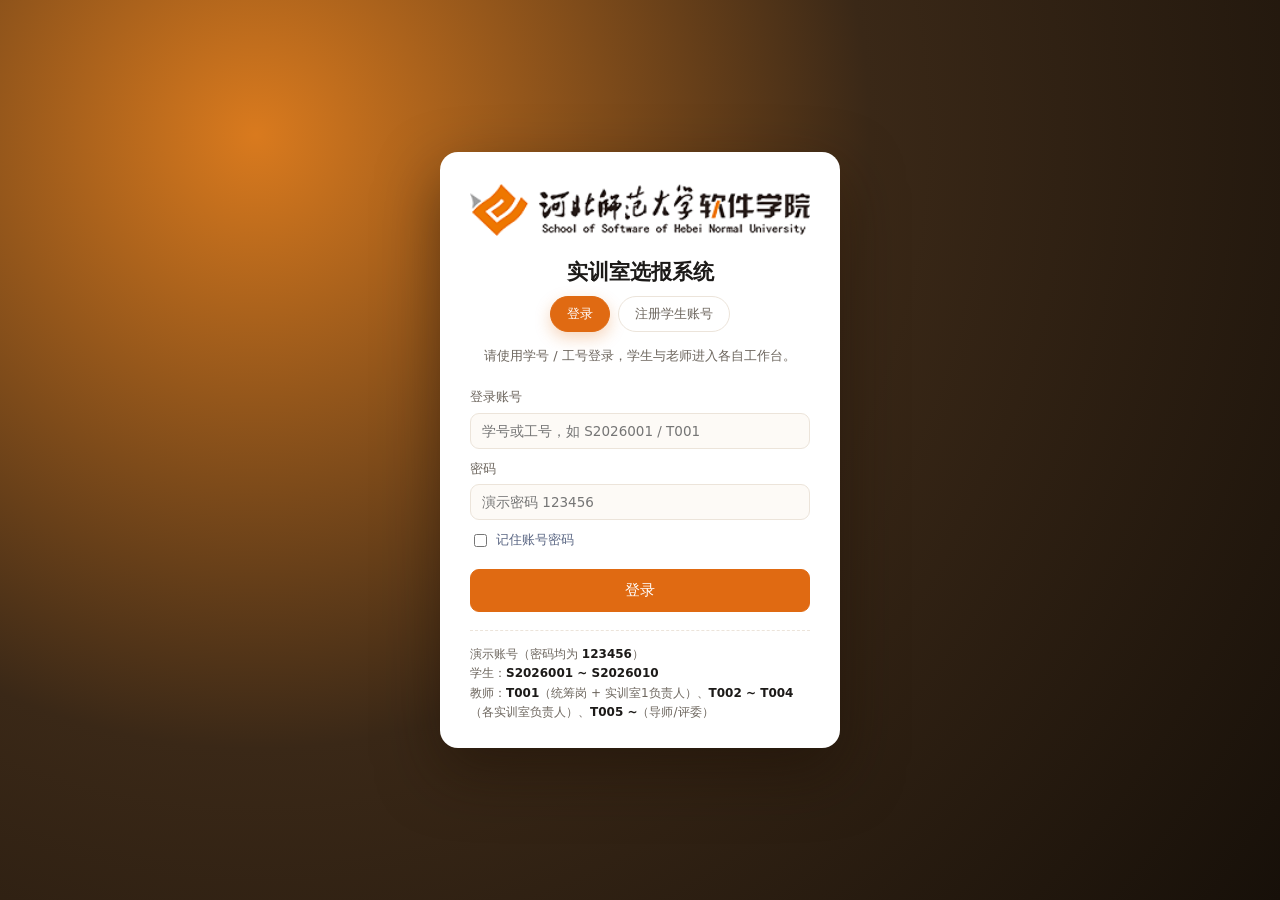
<file: sxsxb/web/student.html>
﻿<!DOCTYPE html>
<html lang="zh-CN">
<head>
  <meta charset="UTF-8">
  <meta name="viewport" content="width=device-width, initial-scale=1.0">
  <title>学生工作台 · 实训室选报系统</title>
  <link rel="stylesheet" href="app.css?v=20261116a">
</head>
<body>
  <div class="topbar">
    <div class="brand"><span class="dot"></span><span class="txt">实训室选报系统</span></div>
    <span class="spacer"></span>
    <div class="who" id="userBox" title="点击进入个人简历" style="cursor:pointer"></div>
    <button class="icon-btn" id="bellBtn" title="通知中心">🔔<span class="badge" id="unreadBadge" style="display:none">0</span></button>
    <button class="btn sm ghost" id="logoutBtn" style="background:rgba(255,255,255,.14);color:#fff;border-color:transparent">退出</button>
  </div>

  <div class="container">
    <div class="tabs">
      <button class="tab-btn active" data-tab="filing">意向选报</button>
      <button class="tab-btn" data-tab="labs">实训室信息</button>
      <button class="tab-btn" data-tab="interview">我的面试</button>
      <button class="tab-btn" data-tab="results">录取结果</button>
      <button class="tab-btn" data-tab="publicity">公示与异议</button>
      <button class="tab-btn" data-tab="openday">开放日预约</button>
      <button class="tab-btn" data-tab="process">流程进度</button>
    </div>

    <!-- 意向选报 -->
    <section class="panel active" id="panel-filing">
      <div class="card" id="roundCard">
        <div class="empty">加载中…</div>
      </div>
      <div class="card">
        <h3>选择意向导师</h3>
        <div class="sub" id="intentTip">每位学生按平行意向顺序填报，同一导师不可重复选择。</div>
        <div id="mentorList"><div class="empty">加载中…</div></div>
        <div class="row" style="margin-top:14px">
          <label style="display:flex;align-items:center;gap:6px;font-size:13px;color:#5b6784">
            <input type="checkbox" id="acceptInternal"> 服从实训室内部调剂
          </label>
          <label style="display:flex;align-items:center;gap:6px;font-size:13px;color:#5b6784">
            <input type="checkbox" id="acceptCross"> 服从全院跨实训室调剂
          </label>
          <span class="spacer" style="flex:1"></span>
          <button class="btn ghost" id="saveBtn">保存草稿</button>
          <button class="btn" id="submitBtn">提交意向（不可撤回）</button>
        </div>
      </div>
    </section>

    <!-- 实训室信息 -->
    <section class="panel" id="panel-labs">
      <div class="card">
        <div class="row" style="justify-content:space-between;align-items:center">
          <h3 style="margin:0">实训室信息</h3>
          <a class="btn sm ghost" href="briefing.html">回顾宣讲</a>
        </div>
        <div class="sub">了解各实训室的主要方向、简介与导师情况；本页仅供查阅，不能修改。</div>
        <div id="labProfileList"><div class="empty">加载中…</div></div>
      </div>
    </section>

    <!-- 我的面试 -->
    <section class="panel" id="panel-interview">
      <div class="card">
        <h3>面试安排</h3>
        <div class="sub">请按场次时间提前到达实训室，完成签到。系统会在面试前发送提醒。</div>
        <div id="scheduleList"><div class="empty">加载中…</div></div>
      </div>
    </section>

    <!-- 录取结果 -->
    <section class="panel" id="panel-results">
      <div class="card">
        <h3>拟录取结果</h3>
        <div id="proposalList"><div class="empty">加载中…</div></div>
      </div>
    </section>

    <!-- 公示与异议 -->
    <section class="panel" id="panel-publicity">
      <div class="card">
        <h3>我的公示记录</h3>
        <div id="myPublicity"><div class="empty">加载中…</div></div>
      </div>
      <div class="card">
        <h3>公示批次</h3>
        <div id="batchList"><div class="empty">加载中…</div></div>
      </div>
      <div class="card">
        <h3>提交异议</h3>
        <div class="row">
          <label class="field grow"><span>公示批次</span><select id="objBatch"></select></label>
          <label class="field grow" style="flex:2 1 320px"><span>异议内容</span>
            <textarea id="objContent" placeholder="请说明你异议的具体情况（内容不少于5个字）…"></textarea>
          </label>
        </div>
        <button class="btn" id="objSubmit">提交异议</button>
      </div>
      <div class="card">
        <h3>我的异议</h3>
        <div id="myObjections"><div class="empty">加载中…</div></div>
      </div>
    </section>

    <!-- 开放日 -->
    <section class="panel" id="panel-openday">
      <div class="card">
        <h3>预约参观实训室</h3>
        <div class="sub" id="odTip">开放日可到实训室实地了解项目方向与培养安排。</div>
        <div class="row">
          <label class="field grow"><span>实训室</span><select id="odLab"></select></label>
          <label class="field"><span>参观日期</span><input type="date" id="odDate"></label>
          <label class="field"><span>时段</span>
            <select id="odSlot">
              <option value="AM">上午 09:00-11:30</option>
              <option value="PM">下午 14:00-17:00</option>
              <option value="EVENING">晚上 19:00-21:00</option>
            </select>
          </label>
          <label class="field grow"><span>备注（可选）</span><input type="text" id="odRemark" placeholder="如：想了解算法方向"></label>
        </div>
        <button class="btn" id="odSubmit">提交预约</button>
      </div>
      <div class="card">
        <h3>我的预约</h3>
        <div id="odMine"><div class="empty">加载中…</div></div>
      </div>
    </section>

    <!-- 流程进度 -->
    <section class="panel" id="panel-process">
      <div class="card">
        <h3>选拔阶段</h3>
        <div id="stageList"><div class="empty">加载中…</div></div>
      </div>
      <div class="card">
        <h3>轮次安排</h3>
        <div id="roundList"><div class="empty">加载中…</div></div>
      </div>
    </section>

    <!-- 个人简历（隐藏式：点击顶部名字进入） -->
    <section class="panel" id="panel-profile">
      <div class="card">
        <div class="row" style="justify-content:space-between;align-items:center">
          <h3 style="margin:0">个人简历 <span class="pill gray">学生自维护</span></h3>
          <button class="btn ghost sm" id="profileBackBtn">← 返回</button>
        </div>
        <div class="sub">面试前请完善个人简历，导师将据此了解你的基本情况、编程基础与发展方向。学号、选拔状态由系统维护，不可修改。</div>

        <div id="profileLoaded" style="display:none">
          <!-- 基本信息 -->
          <h4 style="margin:18px 0 8px;color:var(--ink-1);font-size:14px;border-left:3px solid var(--brand);padding-left:8px">基本信息</h4>
          <div class="row">
            <label class="field grow"><span>姓名 *</span>
              <input type="text" id="pfName" maxlength="50"></label>
            <label class="field"><span>性别</span>
              <select id="pfGender">
                <option value="">—</option>
                <option value="男">男</option>
                <option value="女">女</option>
              </select></label>
            <label class="field"><span>学号</span>
              <input type="text" id="pfNo" disabled style="background:#f2ece5;cursor:not-allowed"></label>
          </div>
          <div class="row">
            <label class="field"><span>年级</span>
              <input type="text" id="pfGrade" maxlength="16" placeholder="如：2023级"></label>
            <label class="field grow"><span>专业</span>
              <input type="text" id="pfMajor" maxlength="64"></label>
            <label class="field grow"><span>学院</span>
              <input type="text" id="pfCollege" maxlength="64"></label>
          </div>

          <!-- 联系方式 -->
          <h4 style="margin:18px 0 8px;color:var(--ink-1);font-size:14px;border-left:3px solid var(--brand);padding-left:8px">联系方式</h4>
          <div class="row">
            <label class="field"><span>手机号</span>
              <input type="text" id="pfPhone" maxlength="32" placeholder="11 位手机号"></label>
            <label class="field grow"><span>邮箱</span>
              <input type="email" id="pfEmail" maxlength="64" placeholder="your@email.com"></label>
          </div>

          <!-- 项目相关 -->
          <h4 style="margin:18px 0 8px;color:var(--ink-1);font-size:14px;border-left:3px solid var(--brand);padding-left:8px">项目相关</h4>
          <div class="row">
            <label class="field"><span>编程基础</span>
              <select id="pfProgBase">
                <option value="">—</option>
                <option value="NONE">无</option>
                <option value="BASIC">基础</option>
                <option value="GOOD">较好</option>
              </select></label>
            <label class="field"><span>每周可投入（小时）</span>
              <input type="number" id="pfHours" step="0.5" min="0" max="40"></label>
            <label class="field"><span>年级排名</span>
              <input type="text" id="pfRank" maxlength="32" placeholder="如：3/120"></label>
          </div>

          <!-- 简历详情 -->
          <h4 style="margin:18px 0 8px;color:var(--ink-1);font-size:14px;border-left:3px solid var(--brand);padding-left:8px">简历详情</h4>
          <div class="row">
            <label class="field grow"><span>获奖情况</span>
              <textarea id="pfAwards" maxlength="500" placeholder="如：2024 年校级编程大赛一等奖…"></textarea></label>
          </div>
          <div class="row">
            <label class="field grow"><span>擅长方向</span>
              <textarea id="pfSpecialty" maxlength="200" placeholder="如：算法、前端、数据库…"></textarea></label>
          </div>
          <div class="row">
            <label class="field grow"><span>意向发展方向</span>
              <textarea id="pfDevDir" maxlength="200" placeholder="如：AI 应用、数据工程、全栈开发…"></textarea></label>
          </div>

          <div class="row" style="margin-top:14px;justify-content:flex-end;gap:8px">
            <span id="pfSavedTip" style="color:var(--ink-3);font-size:12px;margin-right:auto"></span>
            <button class="btn ghost" id="pfResetBtn">恢复原值</button>
            <button class="btn ok" id="pfSaveBtn">保存修改</button>
          </div>
        </div>
        <div id="profileLoadErr" class="empty" style="display:none"></div>
      </div>
    </section>
  </div>

  <script src="common.js?v=20261116a"></script>
  <script>
    const user = requireUser('STUDENT');
    const state = { ctx: null, application: null, selected: new Set(), submitted: false, lastTab: null, profileOrig: null };
    let openTab = null;

    const STATUS_TEXT = {
      DRAFT: ['草稿', 'gray'], SUBMITTED: ['已提交', 'blue'],
      NOT_FILLED: ['未填报', 'gray'], FILLED: ['已填报', 'blue'],
      OCCUPIED: ['待确认', 'orange'], CONFIRMED: ['已确认', 'green'],
      EFFECTIVE: ['已生效', 'green'], ENROLLED: ['已入组', 'green'],
      RELEASED: ['已释放', 'gray'], ABANDONED: ['已放弃', 'red'],
      PLANNED: ['待进行', 'gray'], ONGOING: ['进行中', 'green'], OPEN: ['进行中', 'green'],
      CLOSED: ['已结束', 'gray'], EARLY_CLOSED: ['提前结束', 'orange'],
      FILLING: ['填报中', 'green'], INTERVIEWING: ['面试中', 'orange'],
      CONFIRMING: ['确认中', 'orange'], FINISHED: ['已结束', 'gray'],
      PUBLISHING: ['公示中', 'orange'], RESERVED: ['已预约', 'blue'],
      CHECKED_IN: ['已签到', 'green'], CANCELED: ['已取消', 'gray'],
      NORMAL: ['正常', 'green'], SUSPENDED: ['暂缓', 'orange'], REVOKED: ['撤销', 'red'],
      PENDING: ['待处理', 'orange'], PROCESSING: ['处理中', 'blue'],
      RESOLVED: ['已解决', 'green'], REJECTED: ['已驳回', 'red'],
      NOT_CHECKED_IN: ['未签到', 'gray'], ABSENT: ['缺考', 'red'],
      THIRD: ['第三轮补录', 'gray'], SECOND: ['第二轮', 'gray'], FIRST: ['首轮', 'gray'],
      ADJUST: ['统筹调剂', 'gray']
    };

    function pill(status) {
      const item = STATUS_TEXT[status] || [status || '-', 'gray'];
      return '<span class="pill ' + item[1] + '">' + esc(item[0]) + '</span>';
    }

    function fmtSlot(s) {
      return { AM: '上午', PM: '下午', EVENING: '晚上' }[s] || s;
    }

    /* ---------------- 意向选报 ---------------- */
    async function loadFiling() {
      try {
        const ctx = await api('/api/filing/context');
        state.ctx = ctx;
        renderRoundCard(ctx);
        await renderMentors(ctx);
      } catch (e) {
        document.getElementById('roundCard').innerHTML = '<div class="empty">' + esc(e.message) + '</div>';
      }
    }

    function renderRoundCard(ctx) {
      const r = ctx.round;
      const next = ctx.nextRound;
      const adm = ctx.confirmedAdmission;
      let html = '';
      if (adm) {
        const statusText = ({CONFIRMED:'已确认', EFFECTIVE:'已生效', ENROLLED:'已注册'})[adm.status] || adm.status;
        html = `
          <h3>你已确认录取，无需再填报</h3>
          <div class="sub">
            🎉 恭喜你已被「${esc(adm.lab_name)}（${esc(adm.lab_code)}）」
            <strong>${esc(adm.mentor_name)}</strong> 导师
            <span class="pill green">${statusText}</span>
          </div>
          ${adm.confirmed_at ? `<div class="hint">确认时间：${fmtTime(adm.confirmed_at)}</div>` : ''}
          <div class="hint info">后续所有填报轮次（含补录、统筹调剂）均已自动豁免，直接等待结果公示即可。</div>`;
      } else if (ctx.isOpen && r) {
        html = `
          <h3>${esc(r.round_name)} · ${ctx.intentLimit} 个平行意向</h3>
          <div class="sub">开放状态由管理员控制，当前已开放填报　|　服务器时间：${fmtTime(ctx.serverTime)}</div>
          <div class="hint">平行意向按顺序提交，提交后不可撤回、不可修改；同一导师的选报人数不设上限，最终录取以导师可带人数为限。补录轮次仅可填报 1 个意向。</div>`;
      } else if (r) {
        html = `
          <h3>当前未开放填报</h3>
          <div class="sub">${esc(r.round_name)}尚未开放，请等待意向填报阶段开启</div>
          <div class="hint warn">意向填报阶段开启后方可选择导师并提交意向。</div>`;
      } else if (next) {
        html = `
          <h3>当前未开放填报</h3>
          <div class="sub">下一轮：${esc(next.round_name)}，计划开始于 ${fmtTime(next.fill_start)}</div>
          <div class="hint warn">管理员可随时开启轮次，请留意通知。</div>`;
      } else {
        html = '<h3>当前无开放的填报轮次</h3><div class="sub">请关注公告或通知中心。</div>';
      }
      document.getElementById('roundCard').innerHTML = html;
    }

    async function renderMentors(ctx) {
      const box = document.getElementById('mentorList');
      const tip = document.getElementById('intentTip');
      const saveBtn = document.getElementById('saveBtn');
      const submitBtn = document.getElementById('submitBtn');

      if (ctx.confirmedAdmission) {
        box.innerHTML = '<div class="empty">已确认录取，导师列表已锁定。请查看上方录取提示。</div>';
        tip.textContent = '';
        saveBtn.disabled = submitBtn.disabled = true;
        saveBtn.textContent = '不可填报';
        submitBtn.textContent = '不可提交';
        return;
      }
      if (!ctx.isOpen) {
        box.innerHTML = '<div class="empty">当前不可填报</div>';
        saveBtn.disabled = submitBtn.disabled = true;
        return;
      }
      if (!ctx.mentors.length) {
        box.innerHTML = '<div class="empty">暂无可选导师</div>';
        saveBtn.disabled = submitBtn.disabled = true;
        return;
      }

      tip.textContent = `本轮最多选择 ${ctx.intentLimit} 位导师（平行意向），同一实训室内可选择多位不同导师，同一导师不可重复。`;

      state.application = null;
      state.selected = new Set();
      state.submitted = false;

      if (ctx.application) {
        try {
          state.application = await api('/api/filing/applications/' + ctx.application.application_id);
          state.submitted = state.application.status === 'SUBMITTED';
          (state.application.intents || []).forEach(i => state.selected.add(i.mentor_id));
          document.getElementById('acceptInternal').checked = !!state.application.accept_internal_adjust;
          document.getElementById('acceptCross').checked = !!state.application.accept_cross_adjust;
        } catch (e) { /* 忽略 */ }
      }

      const groups = {};
      ctx.mentors.forEach(m => {
        (groups[m.lab_id] = groups[m.lab_id] || { lab: m, mentors: [] }).mentors.push(m);
      });

      box.innerHTML = Object.values(groups).map(g => `
        <div class="lab-block">
          <div class="lab-head">
            <span>${esc(g.lab.lab_name)} <span class="pill gray">${esc(g.lab.lab_code)}</span></span>
            <span class="pill blue">名额 ${g.lab.quota}</span>
          </div>
          <div class="meta">方向：${esc(g.lab.lab_direction || '—')}</div>
          ${g.mentors.map(m => `
            <label class="mentor-opt ${state.selected.has(m.mentor_id) ? 'selected' : ''}">
              <input type="checkbox" value="${m.mentor_id}"
                     ${state.selected.has(m.mentor_id) ? 'checked' : ''}
                     ${state.submitted ? 'disabled' : ''}>
              <span>${esc(m.mentor_name)}</span>
              <span class="dir">${esc(m.research_direction || '')}</span>
              ${m.capacity ? '<span class="pill gray">可带 ' + m.capacity + ' 人</span>' : ''}
            </label>`).join('')}
        </div>`).join('');

      if (state.submitted) {
        saveBtn.disabled = submitBtn.disabled = true;
        saveBtn.textContent = '已提交';
        submitBtn.textContent = '不可撤回';
        state.ctx.application = ctx.application;
        box.insertAdjacentHTML('afterbegin',
          '<div class="hint">本轮意向已于 ' + fmtTime(state.application.submitted_at) +
          ' 提交，共 ' + state.application.intent_count + ' 个意向，不可撤回重填。</div>');
      } else {
        saveBtn.disabled = submitBtn.disabled = false;
        saveBtn.textContent = '保存草稿';
        submitBtn.textContent = '提交意向（不可撤回）';
      }

      box.querySelectorAll('.mentor-opt input').forEach(cb => {
        cb.addEventListener('change', () => {
          const id = Number(cb.value);
          if (cb.checked) {
            if (state.selected.size >= ctx.intentLimit) {
              cb.checked = false;
              toast('本轮最多选择 ' + ctx.intentLimit + ' 个意向', 'err');
              return;
            }
            state.selected.add(id);
          } else {
            state.selected.delete(id);
          }
          cb.closest('.mentor-opt').classList.toggle('selected', cb.checked);
        });
      });
    }

    async function ensureApplication() {
      if (state.application) return state.application.application_id;
      const created = await api('/api/filing/applications', { method: 'POST' });
      if (!state.application) {
        state.application = { application_id: created.applicationId, status: 'DRAFT', intents: [] };
      }
      return created.applicationId;
    }

    async function saveDraft(silent) {
      if (!state.selected.size) throw new Error('请至少选择 1 个意向');
      const appId = await ensureApplication();
      const result = await api('/api/filing/applications/' + appId + '/intents', {
        method: 'PUT',
        body: {
          mentorIds: Array.from(state.selected),
          acceptInternalAdjust: document.getElementById('acceptInternal').checked,
          acceptCrossAdjust: document.getElementById('acceptCross').checked
        }
      });
      state.application = result;
      if (!silent) toast('草稿已保存', 'ok');
      return appId;
    }

    async function submitApplication() {
      try {
        if (!state.selected.size) { toast('请至少选择 1 个意向', 'err'); return; }
        if (!await askConfirm('提交后不可撤回、不可修改，确定提交吗？')) return;
        const appId = await saveDraft(true);
        await api('/api/filing/applications/' + appId + '/submit', { method: 'POST' });
        toast('提交成功', 'ok');
        await loadFiling();
      } catch (e) { toast(e.message, 'err'); }
    }

    /* ---------------- 面试 ---------------- */
    async function loadInterview() {
      const box = document.getElementById('scheduleList');
      try {
        const items = await api('/api/interview/my-schedule');
        if (!items.length) { box.innerHTML = '<div class="empty">暂未安排面试</div>'; return; }
        box.innerHTML = items.map(s => `
          <div class="card" style="margin-bottom:12px;box-shadow:none">
            <h3>${esc(s.session_name || ('面试场次 #' + s.session_id))} ${pill(s.status)}</h3>
            <div class="sub">${esc(s.lab_name)} · 导师 ${esc(s.mentor_name)} · 平行意向 ${s.parallel_no}</div>
            <div class="row" style="gap:22px;font-size:13px;color:#5b6784">
              <span>时间：${fmtTime(s.start_time)} ~ ${fmtTime(s.end_time)}</span>
              <span>地点：${esc(s.location || '待定')}</span>
              <span>签到：${pill(s.checkin_status)}</span>
            </div>
            ${(s.reminders || []).length ? `
              <div class="table-wrap" style="margin-top:10px">
                <table class="data">
                  <thead><tr><th>提醒时间</th><th>提前</th><th>状态</th><th>操作</th></tr></thead>
                  <tbody>${s.reminders.map(r => `
                    <tr>
                      <td>${fmtTime(r.remind_at)}</td>
                      <td>${Math.round(r.offset_minutes / 60)} 小时</td>
                      <td>${pill(r.send_status)}</td>
                      <td>${r.ack_at ? '<span class="pill green">已回执</span>' :
                        (r.send_status === 'SENT' ?
                          `<button class="btn sm ghost ack-reminder" data-id="${r.reminder_id}">我知道了</button>` : '—')}</td>
                    </tr>`).join('')}</tbody>
                </table>
              </div>` : ''}
          </div>`).join('');

        box.querySelectorAll('.ack-reminder').forEach(btn => {
          btn.addEventListener('click', async () => {
            try {
              await api('/api/interview/reminders/' + btn.dataset.id + '/ack', { method: 'POST' });
              toast('已回执', 'ok');
              loadInterview();
            } catch (e) { toast(e.message, 'err'); }
          });
        });
      } catch (e) {
        box.innerHTML = '<div class="empty">' + esc(e.message) + '</div>';
      }
    }

    /* ---------------- 录取结果 ---------------- */
    async function loadResults() {
      const box = document.getElementById('proposalList');
      try {
        const items = await api('/api/results/my-proposals');
        if (!items.length) { box.innerHTML = '<div class="empty">暂无拟录取结果</div>'; return; }
        box.innerHTML = items.map(p => `
          <div class="card" style="margin-bottom:12px;box-shadow:none">
            <h3>${esc(p.lab_name)} · 导师 ${esc(p.mentor_name || '-')} ${p.admission_status === 'OCCUPIED' && !p.is_current ? '<span class="pill red">已过期</span>' : pill(p.admission_status)}</h3>
            <div class="sub">第 ${p.round_id} 轮 · 排名 ${p.rank_no} · 综合评分 ${p.score === null ? '-' : p.score}</div>
            <div class="row" style="gap:20px;font-size:13px;color:#5b6784">
              <span>确认截止：${fmtTime(p.confirm_deadline)}</span>
              <span>确认时间：${fmtTime(p.confirmed_at)}</span>
            </div>
            ${p.remark ? '<div class="hint" style="margin-top:10px">' + esc(p.remark) + '</div>' : ''}
            ${p.admission_status === 'OCCUPIED' && p.is_current ? `
              <div class="row" style="margin-top:12px">
                <button class="btn ok confirm-btn" data-id="${p.result_id}">确认录取</button>
                <button class="btn danger abandon-btn" data-id="${p.result_id}">放弃</button>
              </div>` : ''}
          </div>`).join('');

        box.querySelectorAll('.confirm-btn').forEach(btn => {
          btn.addEventListener('click', async () => {
            if (!await askConfirm('确认接受该拟录取吗？确认后不可更改。')) return;
            try {
              await api('/api/results/' + btn.dataset.id + '/confirm', { method: 'POST' });
              toast('已确认录取', 'ok');
              loadResults();
            } catch (e) { toast(e.message, 'err'); }
          });
        });
        box.querySelectorAll('.abandon-btn').forEach(btn => {
          btn.addEventListener('click', async () => {
            const reason = await askInput({
              title: '放弃拟录取',
              message: '请填写放弃原因（可留空）。',
              type: 'textarea',
              placeholder: '例如：已选择其他实训室'
            });
            if (reason === null) return;
            try {
              await api('/api/results/' + btn.dataset.id + '/abandon', {
                method: 'POST', body: { reason: reason || '学生主动放弃' }
              });
              toast('已放弃该拟录取', 'ok');
              loadResults();
            } catch (e) { toast(e.message, 'err'); }
          });
        });
      } catch (e) {
        box.innerHTML = '<div class="empty">' + esc(e.message) + '</div>';
      }
    }

    /* ---------------- 公示与异议 ---------------- */
    async function loadPublicity() {
      const mine = document.getElementById('myPublicity');
      const list = document.getElementById('batchList');
      const sel = document.getElementById('objBatch');
      try {
        const [my, batches] = await Promise.all([
          api('/api/publicity/my'),
          api('/api/publicity/batches')
        ]);
        if (!my.items.length) {
          mine.innerHTML = '<div class="empty">暂无公示记录</div>';
        } else {
          mine.innerHTML = '<div class="table-wrap"><table class="data"><thead><tr>' +
            '<th>批次</th><th>实训室</th><th>导师</th><th>公示期</th><th>状态</th></tr></thead><tbody>' +
            my.items.map(i => `<tr><td>${esc(i.batch_no)}</td><td>${esc(i.lab_name)}</td>
              <td>${esc(i.mentor_name)}</td>
              <td>${fmtTime(i.start_time)} ~ ${fmtTime(i.end_time)}</td>
              <td>${pill(i.batch_status)}</td></tr>`).join('') +
            '</tbody></table></div>';
        }

        if (!batches.items.length) {
          list.innerHTML = '<div class="empty">暂无公示批次</div>';
          sel.innerHTML = '<option value="">暂无可选批次</option>';
        } else {
          list.innerHTML = '<div class="table-wrap"><table class="data"><thead><tr>' +
            '<th>批次号</th><th>轮次</th><th>公示期</th><th>条目数</th><th>状态</th><th>操作</th></tr></thead><tbody>' +
            batches.items.map(b => `<tr><td>${esc(b.batch_no)}</td><td>${esc(b.round_name || '-')}</td>
              <td>${fmtTime(b.start_time)} ~ ${fmtTime(b.end_time)}</td>
              <td>${b.item_count}</td><td>${pill(b.status)}</td>
              <td><button class="btn sm ghost view-batch" data-id="${b.batch_id}">查看</button></td></tr>`).join('') +
            '</tbody></table></div><div id="batchDetail" style="margin-top:12px"></div>';
          sel.innerHTML = batches.items.map(b =>
            `<option value="${b.batch_id}">${esc(b.batch_no)}（${esc(b.round_name || '全部轮次')}）</option>`).join('');
          list.querySelectorAll('.view-batch').forEach(btn => {
            btn.addEventListener('click', () => loadBatchDetail(btn.dataset.id));
          });
        }
      } catch (e) {
        mine.innerHTML = '<div class="empty">' + esc(e.message) + '</div>';
      }
      loadMyObjections();
    }

    async function loadBatchDetail(batchId) {
      const box = document.getElementById('batchDetail');
      box.innerHTML = '<div class="empty">加载中…</div>';
      try {
        const b = await api('/api/publicity/batches/' + batchId);
        box.innerHTML = `<div class="hint">批次 ${esc(b.batch_no)}，公示期 ${fmtTime(b.start_time)} ~ ${fmtTime(b.end_time)}</div>
          <div class="table-wrap"><table class="data"><thead><tr>
            <th>学号</th><th>姓名</th><th>实训室</th><th>导师</th><th>状态</th></tr></thead><tbody>` +
          (b.items.length ? b.items.map(i => `<tr><td>${esc(i.student_no)}</td><td>${esc(i.student_name)}</td>
            <td>${esc(i.lab_name)}</td><td>${esc(i.mentor_name)}</td><td>${pill(i.item_status)}</td></tr>`).join('')
            : '<tr><td colspan="5" class="empty">本批次暂无公示条目</td></tr>') +
          '</tbody></table></div>';
      } catch (e) {
        box.innerHTML = '<div class="empty">' + esc(e.message) + '</div>';
      }
    }

    async function loadMyObjections() {
      const box = document.getElementById('myObjections');
      try {
        const data = await api('/api/objections/my');
        if (!data.items.length) { box.innerHTML = '<div class="empty">暂无异议记录</div>'; return; }
        box.innerHTML = '<div class="table-wrap"><table class="data"><thead><tr>' +
          '<th>批次</th><th>内容</th><th>状态</th><th>处理意见</th><th>提交时间</th></tr></thead><tbody>' +
          data.items.map(o => `<tr><td>${esc(o.batch_no || o.batch_id)}</td>
            <td>${esc(o.content)}</td><td>${pill(o.status)}</td>
            <td>${esc(o.resolution || '-')}</td><td>${fmtTime(o.created_at)}</td></tr>`).join('') +
          '</tbody></table></div>';
      } catch (e) {
        box.innerHTML = '<div class="empty">' + esc(e.message) + '</div>';
      }
    }

    async function submitObjection() {
      const batchId = Number(document.getElementById('objBatch').value);
      const content = document.getElementById('objContent').value.trim();
      if (!batchId) { toast('请选择公示批次', 'err'); return; }
      if (content.length < 5) { toast('异议内容不少于 5 个字', 'err'); return; }
      try {
        await api('/api/objections', { method: 'POST', body: { batchId, content } });
        toast('异议已提交', 'ok');
        document.getElementById('objContent').value = '';
        loadMyObjections();
      } catch (e) { toast(e.message, 'err'); }
    }

    /* ---------------- 开放日 ---------------- */
    async function loadOpenDay() {
      const sel = document.getElementById('odLab');
      const mine = document.getElementById('odMine');
      const tip = document.getElementById('odTip');
      const submitBtn = document.getElementById('odSubmit');
      try {
        const [labs, stages] = await Promise.all([api('/api/labs'), api('/api/stages')]);
        const odStage = (stages.items || []).find(s => s.stage_code === 'OPEN_DAY');
        const odOpen = !!(odStage && odStage.status === 'OPEN');
        tip.textContent = odOpen
          ? '开放日可到实训室实地了解项目方向与培养安排。'
          : '实训室开放日阶段未开启或已结束，暂不能预约参观。';
        submitBtn.disabled = !odOpen;
        const openLabs = labs.items.filter(l => l.status === 'OPEN');
        sel.innerHTML = openLabs.length
          ? openLabs.map(l => `<option value="${l.lab_id}">${esc(l.name)}</option>`).join('')
          : '<option value="">暂无开放参观的实训室</option>';

        const my = await api('/api/open-days/reservations/my');
        if (!my.items.length) { mine.innerHTML = '<div class="empty">暂无预约</div>'; return; }
        mine.innerHTML = '<div class="table-wrap"><table class="data"><thead><tr>' +
          '<th>实训室</th><th>日期</th><th>时段</th><th>状态</th><th>备注</th><th>操作</th></tr></thead><tbody>' +
          my.items.map(r => `<tr><td>${esc(r.lab_name)}</td><td>${esc(r.visit_date)}</td>
            <td>${fmtSlot(r.time_slot)}</td><td>${pill(r.status)}</td><td>${esc(r.remark || '-')}</td>
            <td>${r.status === 'RESERVED' ?
              `<button class="btn sm danger cancel-od" data-id="${r.reservation_id}">取消</button>` : '—'}</td></tr>`).join('') +
          '</tbody></table></div>';
        mine.querySelectorAll('.cancel-od').forEach(btn => {
          btn.addEventListener('click', async () => {
            try {
              await api('/api/open-days/reservations/' + btn.dataset.id + '/cancel', { method: 'POST' });
              toast('已取消预约', 'ok');
              loadOpenDay();
            } catch (e) { toast(e.message, 'err'); }
          });
        });
      } catch (e) {
        mine.innerHTML = '<div class="empty">' + esc(e.message) + '</div>';
      }
    }

    async function submitOpenDay() {
      const labId = Number(document.getElementById('odLab').value);
      const visitDate = document.getElementById('odDate').value;
      if (!labId) { toast('请选择实训室', 'err'); return; }
      if (!visitDate) { toast('请选择参观日期', 'err'); return; }
      try {
        await api('/api/open-days/reservations', {
          method: 'POST',
          body: {
            labId, visitDate,
            timeSlot: document.getElementById('odSlot').value,
            remark: document.getElementById('odRemark').value.trim() || null
          }
        });
        toast('预约成功', 'ok');
        loadOpenDay();
      } catch (e) { toast(e.message, 'err'); }
    }

    /* ---------------- 流程进度 ---------------- */
    async function loadProcess() {
      const stageBox = document.getElementById('stageList');
      const roundBox = document.getElementById('roundList');
      try {
        const [stages, rounds] = await Promise.all([api('/api/stages'), api('/api/rounds')]);
        stageBox.innerHTML = '<div class="table-wrap"><table class="data"><thead><tr>' +
          '<th>序号</th><th>阶段</th><th>时间</th><th>状态</th></tr></thead><tbody>' +
          stages.items.map(s => `<tr><td>${s.stage_no}</td><td>${esc(s.stage_name)}</td>
            <td>${fmtTime(s.start_time)} ~ ${fmtTime(s.end_time)}</td><td>${pill(s.status)}</td></tr>`).join('') +
          '</tbody></table></div>';
        roundBox.innerHTML = '<div class="table-wrap"><table class="data"><thead><tr>' +
          '<th>轮次</th><th>意向上限</th><th>填报</th><th>面试</th><th>确认</th><th>状态</th></tr></thead><tbody>' +
          rounds.items.map(r => `<tr><td>${esc(r.round_name)}</td><td>${r.intent_limit}</td>
            <td>${fmtTime(r.fill_start)} ~ ${fmtTime(r.fill_end)}</td>
            <td>${fmtTime(r.interview_start)} ~ ${fmtTime(r.interview_end)}</td>
            <td>${fmtTime(r.confirm_start)} ~ ${fmtTime(r.confirm_end)}</td>
            <td>${pill(r.status)}</td></tr>`).join('') +
          '</tbody></table></div>';
      } catch (e) {
        stageBox.innerHTML = '<div class="empty">' + esc(e.message) + '</div>';
      }
    }

    /* ---------------- 初始化 ---------------- */
    document.getElementById('saveBtn').addEventListener('click', async () => {
      try { await saveDraft(false); } catch (e) { toast(e.message, 'err'); }
    });
    document.getElementById('submitBtn').addEventListener('click', submitApplication);
    async function loadLabProfiles() {
      const box = document.getElementById('labProfileList');
      try {
        const data = await api('/api/labs/profiles');
        if (!data.items.length) {
          box.innerHTML = '<div class="empty">暂无实训室信息</div>';
          return;
        }
        box.innerHTML = data.items.map(lab => `
          <div class="card" style="box-shadow:none;background:#fbfcff;margin-bottom:12px">
            <div class="row" style="align-items:center;gap:8px">
              <h3 style="margin:0">${esc(lab.name)}</h3>
              <span class="tag gray">${esc(lab.lab_code)}</span>
              <span class="tag">招录 ${lab.quota} 人</span>
            </div>
            <div class="sub"><b>主要方向：</b>${esc(lab.direction || '待补充')}</div>
            <div class="sub"><b>实训室简介：</b>${esc(lab.intro || '暂无简介')}</div>
            <div class="sub" style="margin-top:8px"><b>导师团队（${lab.mentors.length} 人）</b></div>
            ${lab.mentors.map(m => `
              <div style="padding:8px 0;border-top:1px dashed #e6e9f2">
                <div><b>${esc(m.name)}</b> <span class="tag gray">${esc(m.title || '导师')}</span></div>
                <div class="sub">研究方向：${esc(m.research_direction || '待补充')}</div>
                <div class="sub">${esc(m.intro || '暂无简介')}</div>
              </div>`).join('')}
          </div>`).join('');
      } catch (err) {
        box.innerHTML = `<div class="empty">加载失败：${esc(err.message)}</div>`;
      }
    }

    document.getElementById('objSubmit').addEventListener('click', submitObjection);
    document.getElementById('odSubmit').addEventListener('click', submitOpenDay);

    /* ---------------- 个人简历 ---------------- */
    function fillProfileForm(p) {
      state.profileOrig = { ...p };
      document.getElementById('pfNo').value = p.student_no || '';
      document.getElementById('pfName').value = p.name || '';
      document.getElementById('pfGender').value = p.gender || '';
      document.getElementById('pfGrade').value = p.grade || '';
      document.getElementById('pfMajor').value = p.major || '';
      document.getElementById('pfCollege').value = p.college || '';
      document.getElementById('pfPhone').value = p.phone || '';
      document.getElementById('pfEmail').value = p.email || '';
      document.getElementById('pfProgBase').value = p.programming_base || '';
      document.getElementById('pfHours').value = p.available_hours ?? '';
      document.getElementById('pfRank').value = p.grade_rank || '';
      document.getElementById('pfAwards').value = p.awards || '';
      document.getElementById('pfSpecialty').value = p.specialty || '';
      document.getElementById('pfDevDir').value = p.dev_direction || '';
      document.getElementById('pfSavedTip').textContent = '';
    }

    async function loadProfile() {
      const box = document.getElementById('profileLoaded');
      const err = document.getElementById('profileLoadErr');
      box.style.display = 'none';
      err.style.display = 'none';
      try {
        const p = await api('/api/students/me/profile');
        fillProfileForm(p);
        box.style.display = '';
      } catch (e) {
        err.textContent = '加载失败：' + e.message;
        err.style.display = '';
      }
    }

    function openProfile() {
      // 记住当前 tab
      const activeBtn = document.querySelector('.tab-btn.active');
      state.lastTab = activeBtn ? activeBtn.dataset.tab : 'filing';
      // 隐藏所有 panel + 清除 tab active
      document.querySelectorAll('.panel').forEach(p => p.classList.remove('active'));
      document.querySelectorAll('.tab-btn').forEach(b => b.classList.remove('active'));
      // 显示 profile
      document.getElementById('panel-profile').classList.add('active');
      loadProfile();
    }

    function backFromProfile() {
      if (openTab && state.lastTab) openTab(state.lastTab);
      else if (openTab) openTab('filing');
    }

    function readProfileForm() {
      return {
        name: document.getElementById('pfName').value.trim(),
        gender: document.getElementById('pfGender').value || null,
        grade: document.getElementById('pfGrade').value.trim() || null,
        major: document.getElementById('pfMajor').value.trim() || null,
        college: document.getElementById('pfCollege').value.trim() || null,
        programmingBase: document.getElementById('pfProgBase').value || null,
        availableHours: document.getElementById('pfHours').value === '' ? null : Number(document.getElementById('pfHours').value),
        phone: document.getElementById('pfPhone').value.trim() || null,
        email: document.getElementById('pfEmail').value.trim() || null,
        gradeRank: document.getElementById('pfRank').value.trim() || null,
        awards: document.getElementById('pfAwards').value.trim() || null,
        specialty: document.getElementById('pfSpecialty').value.trim() || null,
        devDirection: document.getElementById('pfDevDir').value.trim() || null,
      };
    }

    async function saveProfile() {
      const data = readProfileForm();
      if (!data.name) { toast('姓名不能为空', 'err'); return; }
      const btn = document.getElementById('pfSaveBtn');
      btn.disabled = true; btn.textContent = '保存中…';
      try {
        const saved = await api('/api/students/me/profile', {
          method: 'PATCH', body: data,
        });
        fillProfileForm(saved);
        toast('简历已保存', 'ok');
        document.getElementById('pfSavedTip').textContent = '✓ 刚刚保存于 ' + fmtTime(new Date().toISOString());
      } catch (e) {
        toast(e.message, 'err');
      } finally {
        btn.disabled = false; btn.textContent = '保存修改';
      }
    }

    function resetProfile() {
      if (!state.profileOrig) { loadProfile(); return; }
      fillProfileForm(state.profileOrig);
      toast('已恢复原值', 'ok');
    }

    (function init() {
      initShell('实训室选报系统', '学生');
      const tomorrow = new Date(Date.now() + 86400000);
      document.getElementById('odDate').value = tomorrow.toISOString().slice(0, 10);
      openTab = bindTabs(tab => {
        if (tab === 'labs') loadLabProfiles();
        if (tab === 'interview') loadInterview();
        if (tab === 'results') loadResults();
        if (tab === 'publicity') loadPublicity();
        if (tab === 'openday') loadOpenDay();
        if (tab === 'process') loadProcess();
      });
      // 简历相关事件绑定
      document.getElementById('userBox').addEventListener('click', openProfile);
      document.getElementById('profileBackBtn').addEventListener('click', backFromProfile);
      document.getElementById('pfSaveBtn').addEventListener('click', saveProfile);
      document.getElementById('pfResetBtn').addEventListener('click', resetProfile);
      loadFiling();
    })();
  </script>
</body>
</html>
</file>
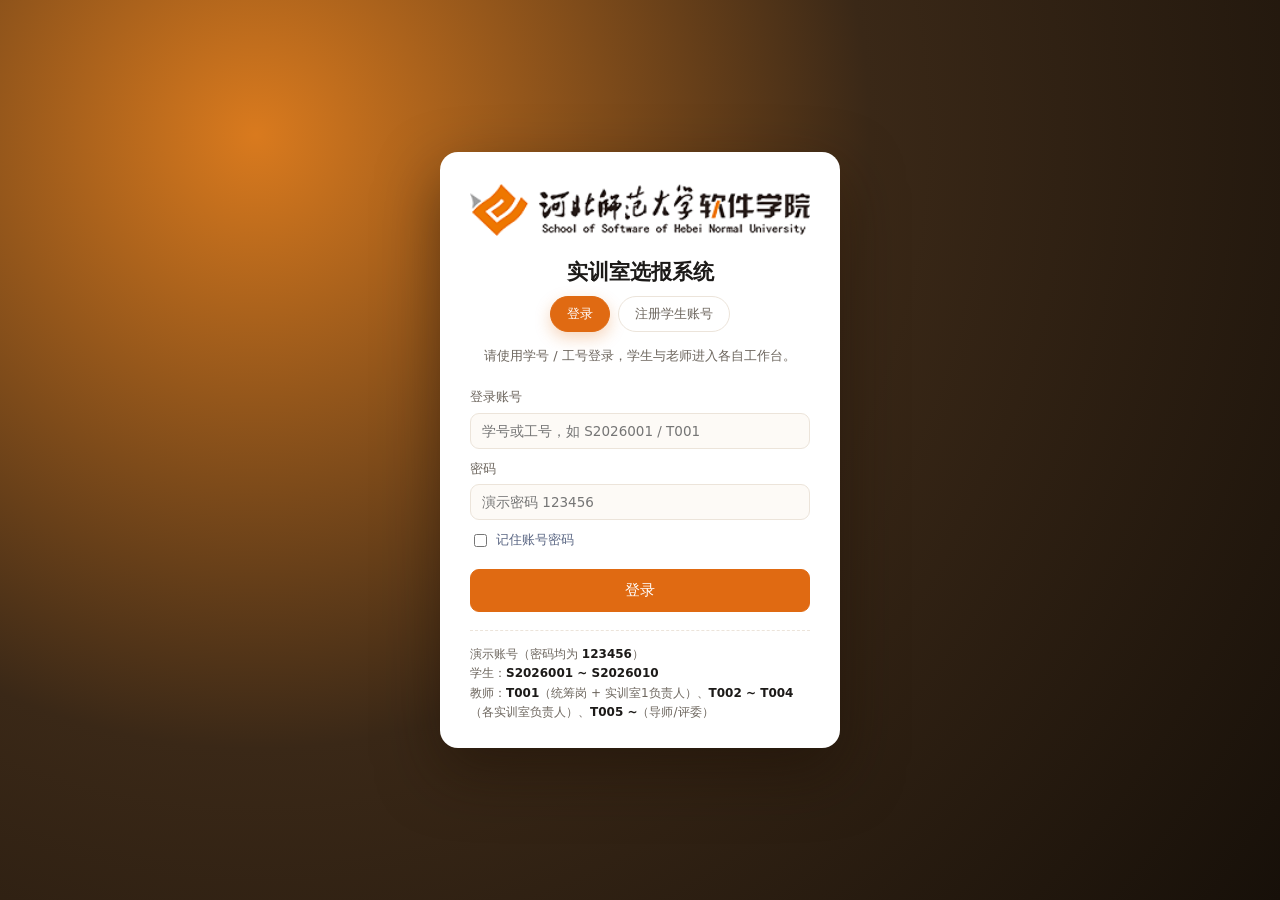
<file: sxsxb/web/teacher.html>
﻿<!DOCTYPE html>
<html lang="zh-CN">
<head>
  <meta charset="UTF-8">
  <meta name="viewport" content="width=device-width, initial-scale=1.0">
  <title>教师工作台 · 实训室选报系统</title>
  <link rel="stylesheet" href="app.css?v=20261116a">
</head>
<body>
  <div class="topbar">
    <div class="brand"><span class="dot"></span><span class="txt">实训室选报系统</span></div>
    <span class="spacer"></span>
    <div class="who" id="userBox"></div>
    <button class="icon-btn" id="bellBtn" title="通知中心">🔔<span class="badge" id="unreadBadge" style="display:none">0</span></button>
    <button class="btn sm ghost" id="logoutBtn" style="background:rgba(255,255,255,.14);color:#fff;border-color:transparent">退出</button>
  </div>

  <div class="container">
    <div class="tabs">
      <button class="tab-btn active" data-tab="overview">概览</button>
      <button class="tab-btn" data-tab="intents">意向与拟录取</button>
      <button class="tab-btn" data-tab="sessions">面试场次</button>
      <button class="tab-btn" data-tab="labs">实训室信息</button>
      <button class="tab-btn" data-tab="adjust">统筹调剂</button>
      <button class="tab-btn" data-tab="publicity">公示与异议</button>
      <button class="tab-btn" data-tab="openday">开放日名单</button>
      <button class="tab-btn" data-tab="process">阶段与轮次</button>
    </div>

    <!-- 概览 -->
    <section class="panel active" id="panel-overview">
      <div class="grid cols-4" id="summaryBox"></div>
      <div class="card" style="margin-top:16px">
        <h3>各实训室名额与报名</h3>
        <div id="labStats"><div class="empty">加载中…</div></div>
      </div>
    </section>

    <!-- 意向与拟录取 -->
    <section class="panel" id="panel-intents">
      <div class="card">
        <h3>意向名单</h3>
        <div class="row">
          <label class="field grow"><span>实训室</span><select id="intentLab"></select></label>
          <label class="field grow"><span>轮次</span><select id="intentRound"><option value="">全部轮次</option></select></label>
          <button class="btn ghost" id="intentReload">刷新</button>
        </div>
        <div id="intentTable"><div class="empty">请选择实训室</div></div>
      </div>
    </section>

    <!-- 面试场次 -->
    <section class="panel" id="panel-sessions">
      <div class="card" id="createSessionCard">
        <h3>创建面试场次</h3>
        <div class="row">
          <label class="field grow"><span>实训室</span><select id="sessLab"></select></label>
          <label class="field grow"><span>轮次</span><select id="sessRound"></select></label>
          <label class="field grow"><span>场次名称</span><input type="text" id="sessName" placeholder="如：第一轮面试 A 组"></label>
          <label class="field"><span>开始</span><input type="datetime-local" id="sessStart"></label>
          <label class="field"><span>结束</span><input type="datetime-local" id="sessEnd"></label>
          <label class="field grow"><span>地点</span><input type="text" id="sessLocation" placeholder="如：实训楼 302"></label>
          <button class="btn" id="sessCreate">创建场次</button>
        </div>
        <div style="margin-top:6px">
          <div class="sub" style="margin-bottom:6px">面试评委（可选，可不选或稍后调整；选中者须为本实训室导师）</div>
          <div id="sessJudges" class="row" style="gap:14px"><span class="empty" style="padding:4px">请先选择实训室</span></div>
        </div>
      </div>
      <div class="card">
        <h3>场次列表</h3>
        <div id="sessionTable"><div class="empty">加载中…</div></div>
      </div>
      <div class="card" id="sessionDetailCard" style="display:none">
        <h3 id="sessionDetailTitle">场次详情</h3>
        <div id="sessionDetail"></div>
        <div id="scoreForm" class="card" style="display:none;box-shadow:none;background:#fbfcff">
          <h3 id="scoreTitle">评分</h3>
          <div class="sub">评分与评语提交后仍可随时修改；仅该生所选导师（或本室负责人/统筹岗）可提交与修改。</div>
          <div class="row">
            <label class="field"><span>学习态度</span><input type="number" id="sLearning" min="0" max="100" value="80"></label>
            <label class="field"><span>逻辑思维</span><input type="number" id="sLogic" min="0" max="100" value="80"></label>
            <label class="field"><span>编程基础</span><input type="number" id="sProgramming" min="0" max="100" value="80"></label>
            <label class="field"><span>时间投入</span><input type="number" id="sTime" min="0" max="100" value="80"></label>
            <label class="field grow"><span>评语</span><input type="text" id="sComment" placeholder="可选"></label>
            <button class="btn ok" id="scoreSubmit">提交评分</button>
          </div>
        </div>
      </div>
    </section>

    <!-- 实训室信息 -->
    <section class="panel" id="panel-labs">
      <div class="card">
        <div class="row" style="justify-content:space-between;align-items:center">
          <h3 style="margin:0">实训室信息</h3>
          <a class="btn sm ghost" href="briefing.html">回顾宣讲</a>
        </div>
        <div id="labProfileList"><div class="empty">加载中…</div></div>
      </div>
    </section>

    <!-- 统筹调剂 -->
    <section class="panel" id="panel-adjust">
      <div class="card">
        <h3>自动调剂匹配</h3>
        <div class="row">
          <label class="field grow"><span>轮次</span><select id="adjRound"></select></label>
          <button class="btn" id="adjMatch">运行自动调剂</button>
          <button class="btn ghost" id="adjReload">刷新列表</button>
        </div>
        <div class="hint warn" id="adjHint" style="display:none">仅全院统筹岗可执行调剂与约谈操作。</div>
      </div>
      <div class="card">
        <h3>调剂记录</h3>
        <div id="adjTable"><div class="empty">暂无记录</div></div>
      </div>
      <div class="card" id="negotiateCard" style="display:none">
        <h3>约谈记录</h3>
        <div class="sub" style="margin-bottom:6px">拒绝不作为终态：同一条记录可多次约谈，直至学生落实实训室；调剂轮次关闭前必须为所有学生完成安置。</div>
        <div class="row">
          <label class="field"><span>约谈结论</span>
            <select id="negConclusion">
              <option value="ACCEPT">接受调剂</option>
              <option value="REJECT">拒绝调剂</option>
            </select>
          </label>
          <label class="field grow"><span>最终实训室</span><select id="negLab"></select></label>
          <label class="field"><span>约谈方式</span>
            <select id="negMethod">
              <option value="FACE_TO_FACE">面谈</option>
              <option value="PHONE">电话</option>
              <option value="ONLINE">线上</option>
            </select>
          </label>
          <label class="field"><span>学生意愿</span>
            <select id="negWillingness">
              <option value="ACCEPT">愿意</option>
              <option value="HESITATE">犹豫</option>
              <option value="REJECT">不愿意</option>
            </select>
          </label>
          <label class="field grow"><span>备注</span><input type="text" id="negRemark" placeholder="约谈情况说明"></label>
          <button class="btn" id="negSubmit">提交结论</button>
        </div>
      </div>
    </section>

    <!-- 公示与异议 -->
    <section class="panel" id="panel-publicity">
      <div class="card">
        <h3>发布公示批次</h3>
        <div class="row">
          <label class="field grow"><span>轮次</span><select id="pubRound"></select></label>
          <label class="field"><span>公示开始</span><input type="datetime-local" id="pubStart"></label>
          <label class="field"><span>公示结束</span><input type="datetime-local" id="pubEnd"></label>
          <label class="field grow"><span>备注</span><input type="text" id="pubRemark" placeholder="可选"></label>
          <button class="btn" id="pubCreate">发布公示</button>
        </div>
      </div>
      <div class="card">
        <h3>公示批次</h3>
        <div id="pubTable"><div class="empty">加载中…</div></div>
        <div id="pubDetail" style="margin-top:12px"></div>
      </div>
      <div class="card">
        <h3>学生异议处理</h3>
        <div class="row">
          <label class="field"><span>状态筛选</span>
            <select id="objStatus">
              <option value="">全部</option>
              <option value="PENDING">待处理</option>
              <option value="PROCESSING">处理中</option>
              <option value="RESOLVED">已解决</option>
              <option value="REJECTED">已驳回</option>
            </select>
          </label>
          <button class="btn ghost" id="objReload">刷新</button>
        </div>
        <div id="objTable"><div class="empty">暂无异议</div></div>
      </div>
    </section>

    <!-- 开放日名单 -->
    <section class="panel" id="panel-openday">
      <div class="card">
        <h3>开放日预约名单</h3>
        <div class="row">
          <label class="field grow"><span>实训室</span><select id="odLabFilter"><option value="">全部</option></select></label>
          <label class="field"><span>日期</span><input type="date" id="odDateFilter"></label>
          <button class="btn ghost" id="odReload">查询</button>
        </div>
        <div id="odTable"><div class="empty">暂无预约</div></div>
      </div>
    </section>

    <!-- 阶段与轮次 -->
    <section class="panel" id="panel-process">
      <div class="card">
        <h3>选拔阶段</h3>
        <div id="stageTable"><div class="empty">加载中…</div></div>
      </div>
      <div class="card">
        <div style="display:flex;justify-content:space-between;align-items:center;gap:10px;margin-bottom:10px">
          <h3 style="margin:0">轮次管理</h3>
          <button class="btn danger sm" id="resetDatabase" style="display:none">重置数据库</button>
        </div>
        <div id="roundTable"><div class="empty">加载中…</div></div>
      </div>
      <div class="card">
        <h3>运维操作</h3>
        <div class="row">
          <button class="btn ghost" id="dispatchReminders">立即派发面试提醒</button>
          <button class="btn ghost" id="autoConfirm">批量自动确认到期结果</button>
          <button class="btn danger" id="releaseExpired">释放超时未确认名额</button>
        </div>
      </div>
    </section>
  </div>

  <script src="common.js?v=20261116a"></script>
  <script>
    const user = requireUser('TEACHER');
    const roles = (user && user.roles) || [];
    const isCoordinator = roles.some(r => r.roleCode === 'COORDINATOR');
    const ownedLabs = roles.filter(r => r.roleCode === 'LAB_OWNER').map(r => r.scopeLabId);
    const mentorLabs = roles.filter(r => r.roleCode === 'MENTOR').map(r => r.scopeLabId);
    const canResetDb = isCoordinator || ownedLabs.length > 0;
    const state = { labs: [], rounds: [], currentSession: null, scoreTarget: null };

    const STATUS_TEXT = {
      PLANNED: ['待进行', 'gray'], ONGOING: ['进行中', 'green'], OPEN: ['进行中', 'green'], CLOSED: ['已结束', 'gray'],
      EARLY_CLOSED: ['提前结束', 'orange'], FILLING: ['填报中', 'green'],
      INTERVIEWING: ['面试中', 'orange'], CONFIRMING: ['确认中', 'orange'],
      PUBLISHING: ['公示中', 'orange'], FINISHED: ['已结束', 'gray'],
      DRAFT: ['草稿', 'gray'], SUBMITTED: ['已提交', 'blue'],
      OCCUPIED: ['待确认', 'orange'], CONFIRMED: ['已确认', 'green'],
      EFFECTIVE: ['已生效', 'green'], ENROLLED: ['已入组', 'green'],
      RELEASED: ['已释放', 'gray'], ABANDONED: ['已放弃', 'red'],
      CHECKED_IN: ['已签到', 'green'], NOT_CHECKED_IN: ['未签到', 'gray'], ABSENT: ['缺考', 'red'],
      MATCHED: ['已匹配', 'green'], PENDING: ['待处理', 'orange'],
      PROCESSING: ['处理中', 'blue'], RESOLVED: ['已解决', 'green'], REJECTED: ['已驳回', 'red'],
      RESERVED: ['已预约', 'blue'], CANCELED: ['已取消', 'gray'],
      INTERNAL: ['内部调剂', 'blue'], CROSS: ['跨室调剂', 'orange'], NEGOTIATED: ['约谈', 'gray'],
      SENT: ['已发送', 'green'], FAILED: ['发送失败', 'red'], CANCELED_REMIND: ['已取消', 'gray'],
      FIRST: ['首轮', 'gray'], SECOND: ['第二轮', 'gray'], THIRD: ['第三轮', 'gray'], ADJUST: ['统筹调剂', 'gray']
    };

    function pill(status) {
      const item = STATUS_TEXT[status] || [status || '-', 'gray'];
      return '<span class="pill ' + item[1] + '">' + esc(item[0]) + '</span>';
    }

    function allowedLabs() {
      if (isCoordinator) return state.labs;
      const mine = Array.from(new Set([...ownedLabs, ...mentorLabs]));
      return state.labs.filter(l => mine.includes(l.lab_id));
    }

    function fillLabSelect(el, includeAll) {
      const labs = allowedLabs();
      const opts = labs.map(l => `<option value="${l.lab_id}">${esc(l.name)}</option>`).join('');
      el.innerHTML = (includeAll ? '<option value="">全部实训室</option>' : '') + opts;
    }

    /* 约谈分配实训室：显示剩余容量，容量为 0 的不可选择 */
    function fillNegLab() {
      const el = document.getElementById('negLab');
      const labs = allowedLabs();
      el.innerHTML = labs.map(l => {
        const remain = Math.max(0, (l.quota || 0) - (l.occupied || 0));
        return `<option value="${l.lab_id}"${remain <= 0 ? ' disabled' : ''}>` +
          `${esc(l.name)}（剩余 ${remain}${remain <= 0 ? '，已满' : ''}）</option>`;
      }).join('');
      const firstAvailable = labs.find(l => Math.max(0, (l.quota || 0) - (l.occupied || 0)) > 0);
      if (firstAvailable) el.value = String(firstAvailable.lab_id);
    }

    async function refreshNegLabs() {
      try {
        const labs = await api('/api/labs');
        state.labs = labs.items;
        fillNegLab();
      } catch (e) { /* 保留现有选项，提交时由后端兜底校验 */ }
    }

    function fillRoundSelect(el, includeAll, onlyType, keepAll) {
      const list = onlyType ? state.rounds.filter(r => r.round_type === onlyType) : state.rounds;
      const opts = list.map(r => `<option value="${r.round_id}">${esc(r.round_name)}</option>`).join('');
      el.innerHTML = (includeAll ? '<option value="">全部轮次</option>' : '') + opts;
      if (list.length && !keepAll) el.value = String(list[list.length - 1].round_id);
    }

    /* 系统当前轮次：优先进行中状态，其次按填报开始时间取最近一轮 */
    function currentRoundId() {
      const activeStatuses = ['FILLING', 'INTERVIEWING', 'CONFIRMING', 'PUBLISHING'];
      const active = state.rounds.filter(r => activeStatuses.includes(r.status));
      if (active.length) return String(active[active.length - 1].round_id);
      const now = Date.now();
      const started = state.rounds.filter(r => {
        const t = new Date(String(r.fill_start).replace(' ', 'T')).getTime();
        return !isNaN(t) && t <= now;
      });
      return started.length ? String(started[started.length - 1].round_id) : '';
    }

    /* 创建面试场次的轮次随系统当前轮次同步 */
    async function syncSessionRound() {
      try {
        const data = await api('/api/rounds');
        state.rounds = data.items;
        const sel = document.getElementById('sessRound');
        fillRoundSelect(sel);
        const cur = currentRoundId();
        if (cur) sel.value = cur;
      } catch (e) { /* 刷新失败时沿用已有选项 */ }
    }

    async function loadBase() {
      const [labs, rounds] = await Promise.all([api('/api/labs'), api('/api/rounds')]);
      state.labs = labs.items;
      state.rounds = rounds.items;
      fillLabSelect(document.getElementById('intentLab'));
      fillLabSelect(document.getElementById('sessLab'));
      fillLabSelect(document.getElementById('odLabFilter'), true);
      fillNegLab();
      fillRoundSelect(document.getElementById('intentRound'), true, null, true);
      fillRoundSelect(document.getElementById('sessRound'));
      const currentRound = currentRoundId();
      if (currentRound) document.getElementById('sessRound').value = currentRound;
      fillRoundSelect(document.getElementById('adjRound'), false, 'ADJUST');
      fillRoundSelect(document.getElementById('pubRound'), true);
    }

    /* 顶栏显示所属实训室与本人剩余录取名额 */
    async function renderUserLabInfo() {
      const who = document.getElementById('userBox');
      if (!who) return;
      let items = [];
      try {
        const data = await api('/api/teachers/me/duty');
        items = data.items || [];
      } catch (e) { return; }
      items.forEach(item => {
        const text = item.remaining === null || item.remaining === undefined
          ? `${item.lab_name} · 本人名额不限`
          : `${item.lab_name} · 本人剩余名额 ${item.remaining}/${item.capacity}`;
        const chip = document.createElement('span');
        chip.className = 'role-tag';
        chip.title = '本人剩余录取名额（可带人数 - 已占名额）';
        chip.textContent = text;
        who.appendChild(chip);
      });
    }

    /* ---------------- 概览 ---------------- */
    async function loadStats() {
      const summaryBox = document.getElementById('summaryBox');
      const labBox = document.getElementById('labStats');
      try {
        const data = await api('/api/stats/overview');
        const s = data.summary;
        const cards = [
          ['已提交申请', s.submitted, 'submitted', '点击查看已提交申请'],
          ['待确认拟录取', s.occupied, 'occupied', '点击查看待确认拟录取'],
          ['已确认录取', s.confirmed, 'confirmed', '点击查看已确认录取'],
          ['待约谈', s.pending_negotiation, 'pending_negotiation', '点击查看待约谈学生'],
          ['待处理异议', s.pending_objection, 'pending_objection', '点击前往公示与异议']
        ];
        summaryBox.innerHTML = cards.map(([label, num, action, tip]) =>
          `<div class="stat" data-stat="${action}" style="cursor:pointer" title="${tip}">` +
          `<div class="num">${num}</div><div class="lbl">${label} <span style="color:#2f6fed">›</span></div></div>`
        ).join('');
        summaryBox.querySelectorAll('[data-stat]').forEach(el => {
          el.addEventListener('click', () => {
            const key = el.dataset.stat;
            if (key === 'pending_objection') {
              const btn = document.querySelector('.tab-btn[data-tab="publicity"]');
              if (btn) btn.click();
              return;
            }
            showStatDetails(key);
          });
        });

        const rows = (isCoordinator ? data.labs : data.labs.filter(l => ownedLabs.includes(l.lab_id)));
        labBox.innerHTML = '<div class="table-wrap"><table class="data"><thead><tr>' +
          '<th>编号</th><th>实训室</th><th>名额</th><th>已占用</th><th>剩余</th><th>报名人数</th><th>场次数</th><th>待参观预约</th></tr></thead><tbody>' +
          rows.map(l => `<tr><td>${esc(l.lab_code)}</td><td>${esc(l.lab_name)}</td>
            <td>${l.quota}</td><td>${l.occupied}</td>
            <td>${l.quota - l.occupied}</td><td>${l.applicants}</td>
            <td>${l.session_count}</td><td>${l.reservations}</td></tr>`).join('') +
          '</tbody></table></div>';
      } catch (e) {
        summaryBox.innerHTML = '<div class="empty">' + esc(e.message) + '</div>';
      }
    }

    /* 概览统计方框：点击查看明细（待处理异议直接跳转公示与异议） */
    async function showStatDetails(kind) {
      const configs = {
        submitted: {
          url: '/api/stats/submitted-applications', title: '已提交申请',
          head: ['学号', '姓名', '年级', '专业', '轮次', '意向（实训室·导师）', '室内调剂', '跨室调剂', '提交时间'],
          row: it => [it.student_no, it.student_name, it.grade || '-', it.major || '-',
            it.round_name, it.intents, it.accept_internal_adjust ? '是' : '否',
            it.accept_cross_adjust ? '是' : '否', fmtTime(it.submitted_at)]
        },
        occupied: {
          url: '/api/stats/admissions?status=OCCUPIED', title: '待确认拟录取',
          head: ['学号', '姓名', '专业'],
          row: it => [it.student_no, it.student_name, it.major || '-']
        },
        confirmed: {
          url: '/api/stats/admissions?status=CONFIRMED', title: '已确认录取',
          head: ['学号', '姓名', '专业', '导师', '实训室'],
          row: it => [it.student_no, it.student_name, it.major || '-',
            it.mentor_name || '-', it.lab_name || '-']
        },
        pending_negotiation: {
          url: '/api/stats/pending-negotiations', title: '待约谈',
          head: ['姓名', '学号', '专业', '电话'],
          row: it => [it.student_name, it.student_no, it.major || '-', it.phone || '-']
        }
      };
      const cfg = configs[kind];
      if (!cfg) return;
      try {
        const data = await api(cfg.url);
        if (!data.items.length) { toast('暂无' + cfg.title + '数据'); return; }
        const rows = data.items.map(it =>
          '<tr>' + cfg.row(it).map(v => `<td>${esc(v)}</td>`).join('') + '</tr>').join('');
        openModal(`<h4 class="modal-title">${cfg.title}（${data.total}）</h4>` +
          `<div class="table-wrap" style="max-height:55vh;overflow:auto"><table class="data">` +
          `<thead><tr>${cfg.head.map(h => `<th>${h}</th>`).join('')}</tr></thead>` +
          `<tbody>${rows}</tbody></table></div>`, null);
      } catch (e) { toast(e.message, 'err'); }
    }

    /* ---------------- 意向 ---------------- */
    /* 与“阶段与轮次-轮次管理”保持同一份轮次数据（同名同序） */
    async function refreshIntentRounds() {
      const el = document.getElementById('intentRound');
      const current = el.value;
      const data = await api('/api/rounds');
      state.rounds = data.items;
      el.innerHTML = '<option value="">全部轮次</option>' +
        data.items.map(r => `<option value="${r.round_id}">${esc(r.round_name)}</option>`).join('');
      el.value = current && data.items.some(r => String(r.round_id) === current) ? current : '';
    }

    async function loadIntentsWithRounds() {
      try { await refreshIntentRounds(); } catch (e) { /* 轮次刷新失败时沿用已有选项 */ }
      loadIntents();
    }

    async function loadIntents() {
      const box = document.getElementById('intentTable');
      const labId = document.getElementById('intentLab').value;
      if (!labId) { box.innerHTML = '<div class="empty">请选择实训室</div>'; return; }
      const roundId = document.getElementById('intentRound').value;
      box.innerHTML = '<div class="empty">加载中…</div>';
      try {
        const data = await api('/api/labs/' + labId + '/intents' +
          (roundId ? '?roundId=' + roundId : ''));
        if (!data.items.length) { box.innerHTML = '<div class="empty">暂无意向</div>'; return; }
        box.innerHTML = '<div class="table-wrap"><table class="data"><thead><tr>' +
          '<th>意向ID</th><th>学号</th><th>姓名</th><th>导师</th><th>轮次</th><th>状态</th><th>签到</th>' +
          '<th>均分</th><th>评委数</th><th>操作</th></tr></thead><tbody>' +
          data.items.map(i => `<tr>
            <td>${i.intent_id}</td>
            <td>${esc(i.student_no)}</td><td>${esc(i.student_name)}</td>
            <td>${esc(i.mentor_name)}</td><td>${esc(i.round_name)}${i.expired ? ' <span class="pill red">已过期</span>' : ''}</td>
            <td>${pill(i.status)}</td>
            <td>${i.checkin_status ? pill(i.checkin_status) : '-'}</td>
            <td>${i.avg_total === null ? '-' : i.avg_total}</td>
            <td>${i.judge_count || 0}</td>
            <td>${i.proposed ? '<span class="pill green">已拟录取</span>' :
              i.absent ? '<span class="pill red">缺考</span>' :
              i.expired ? '<span class="pill red">已过期</span>' :
              `<button class="btn sm propose-btn" data-intent="${i.intent_id}"
                data-name="${esc(i.student_name)}"
                ${i.checkin_status === 'CHECKED_IN' && i.avg_total !== null ? '' : 'disabled'}>拟录取</button>`}</td>
          </tr>`).join('') + '</tbody></table></div>';

        box.querySelectorAll('.propose-btn').forEach(btn => {
          btn.addEventListener('click', async () => {
            if (!await askConfirm('确认为 ' + btn.dataset.name + ' 发起拟录取吗？')) return;
            try {
              await api('/api/results/propose', {
                method: 'POST',
                body: { intentId: Number(btn.dataset.intent), remark: '面试综合评定' }
              });
              toast('拟录取已发起，学生将收到确认通知', 'ok');
              loadIntents();
            } catch (e) { toast(e.message, 'err'); }
          });
        });
      } catch (e) {
        box.innerHTML = '<div class="empty">' + esc(e.message) + '</div>';
      }
    }

    /* ---------------- 面试场次 ---------------- */
    async function loadSessions() {
      const box = document.getElementById('sessionTable');
      try {
        const items = await api('/api/interview/sessions');
        const visibleLabs = new Set(allowedLabs().map(l => l.lab_id));
        const rows = isCoordinator ? items : items.filter(s => visibleLabs.has(s.lab_id));
        if (!rows.length) { box.innerHTML = '<div class="empty">暂无场次</div>'; return; }
        box.innerHTML = '<div class="table-wrap"><table class="data"><thead><tr>' +
          '<th>场次</th><th>轮次</th><th>实训室</th><th>时间</th><th>地点</th><th>学生数</th><th>评委数</th><th>状态</th><th>操作</th></tr></thead><tbody>' +
          rows.map(s => `<tr>
            <td>${esc(s.session_name || ('#' + s.session_id))}</td>
            <td>${esc(s.round_name || (s.round_no ? '第 ' + s.round_no + ' 轮' : '-'))}</td>
            <td>${esc(s.lab_name)}</td>
            <td>${fmtTime(s.start_time)} ~ ${fmtTime(s.end_time)}</td>
            <td>${esc(s.location || '-')}</td>
            <td>${s.participant_count}</td><td>${s.judge_count}</td>
            <td>${pill(s.status)}</td>
            <td><button class="btn sm ghost detail-btn" data-id="${s.session_id}">详情</button>
              ${s.status === 'CANCELED' ? '' :
                `<button class="btn sm danger cancel-btn" data-id="${s.session_id}">撤销</button>`}
            </td>
          </tr>`).join('') + '</tbody></table></div>';

        box.querySelectorAll('.detail-btn').forEach(btn => {
          btn.addEventListener('click', () => loadSessionDetail(Number(btn.dataset.id)));
        });
        box.querySelectorAll('.cancel-btn').forEach(btn => {
          btn.addEventListener('click', () => cancelSession(Number(btn.dataset.id)));
        });
      } catch (e) {
        box.innerHTML = '<div class="empty">' + esc(e.message) + '</div>';
      }
    }

    async function cancelSession(id) {
      if (!await askConfirm('撤销后该场次的排期、评委与提醒将被清除，学生需重新排期；已有评分记录的场次不可撤销。确定撤销吗？')) return;
      try {
        await api('/api/interview/sessions/' + id + '/cancel', { method: 'POST' });
        toast('场次已撤销', 'ok');
        if (state.currentSession === id) {
          state.currentSession = null;
          state.session = null;
          document.getElementById('sessionDetailCard').style.display = 'none';
        }
        loadSessions();
      } catch (e) { toast(e.message, 'err'); }
    }

    async function loadSessionDetail(id) {
      state.currentSession = id;
      document.getElementById('sessionDetailCard').style.display = '';
      document.getElementById('sessionDetail').innerHTML = '<div class="empty">加载中…</div>';
      try {
        const [s, scoreData] = await Promise.all([
          api('/api/interview/sessions/' + id),
          api('/api/interview/sessions/' + id + '/scores')
        ]);
        document.getElementById('sessionDetailTitle').textContent =
          (s.session_name || ('场次 #' + s.session_id)) + ' · ' + s.lab_name;
        state.session = s;
        const scoreMap = {};
        scoreData.items.forEach(i => { scoreMap[i.intent_id] = i; });

        const canManage = isCoordinator || ownedLabs.includes(s.lab_id);
        document.getElementById('sessionDetail').innerHTML = `
          <div class="row" style="gap:22px;font-size:13px;color:#5b6784;margin-bottom:10px">
            <span>时间：${fmtTime(s.start_time)} ~ ${fmtTime(s.end_time)}</span>
            <span>地点：${esc(s.location || '待定')}</span>
            <span>状态：${pill(s.status)}</span>
            <span>评委：${s.judges.map(j => esc(j.teacher_name)).join('、') || '未指定'}</span>
            <span>评分要求：至少 1 名评委给出评分即可拟录取</span>
            <span class="hint-inline">签到与评分仅学生所选导师（或本室负责人/统筹岗）可操作，排人时自动将所选导师设为评委</span>
            ${canManage ? '<button class="btn sm ghost" id="assignBtn">排入学生</button>' : ''}
            ${canManage && s.status !== 'CANCELED' ?
              '<button class="btn sm danger" id="cancelSessionBtn">撤销场次</button>' : ''}
          </div>
          <div class="table-wrap"><table class="data"><thead><tr>
            <th>学号</th><th>姓名</th><th>导师</th><th>签到</th><th>已评人数</th><th>平均分</th><th>我的评分</th><th>操作</th>
          </tr></thead><tbody>
          ${s.participants.length ? s.participants.map(p => {
            const sc = scoreMap[p.intent_id] || {};
            const checkedIn = p.checkin_status === 'CHECKED_IN';
            return `<tr>
              <td>${esc(p.student_no)}</td>
              <td>${esc(p.student_name)}<div><a href="javascript:;" class="profile-link" data-student="${p.student_id}" style="font-size:12px;color:#2f6fed">详情</a></div></td>
              <td>${esc(sc.mentor_name || p.mentor_name || '-')} <span class="pill gray">意向#${p.parallel_no ?? '-'}</span></td>
              <td>${pill(p.checkin_status)}</td>
              <td>${sc.judge_count || 0}</td>
              <td>${sc.avg_total === null || sc.avg_total === undefined ? '-' : sc.avg_total}</td>
              <td>${sc.myScore ? sc.myScore.total_score : '-'}</td>
              <td>
                ${checkedIn ? '<span class="pill green">已签到</span>' :
                  `<button class="btn sm ok checkin-btn" data-student="${p.student_id}" data-intent="${p.intent_id}">签到</button>`}
                <button class="btn sm danger absent-btn" data-student="${p.student_id}" data-intent="${p.intent_id}">缺考</button>
                <button class="btn sm ghost score-btn" data-student="${p.student_id}" data-intent="${p.intent_id}"
                  data-name="${esc(p.student_name)}" ${checkedIn ? '' : 'disabled'}>${sc.myScore ? '修改评分' : '评分'}</button>
              </td>
            </tr>`;
          }).join('') : '<tr><td colspan="8" class="empty">本场次暂无学生</td></tr>'}
          </tbody></table></div>`;

        const detail = document.getElementById('sessionDetail');
        const assignBtn = document.getElementById('assignBtn');
        if (assignBtn) assignBtn.addEventListener('click', assignParticipants);
        const cancelBtn = document.getElementById('cancelSessionBtn');
        if (cancelBtn) cancelBtn.addEventListener('click', () => cancelSession(id));
        detail.querySelectorAll('.checkin-btn').forEach(btn => {
          btn.addEventListener('click', () => setCheckin(btn.dataset.student, 'CHECKED_IN', btn.dataset.intent));
        });
        detail.querySelectorAll('.absent-btn').forEach(btn => {
          btn.addEventListener('click', () => setCheckin(btn.dataset.student, 'ABSENT', btn.dataset.intent));
        });
        detail.querySelectorAll('.score-btn').forEach(btn => {
          const it = scoreMap[Number(btn.dataset.intent)] || {};
          btn.addEventListener('click', () => openScoreForm(
            Number(btn.dataset.student), btn.dataset.name, Number(btn.dataset.intent), it.myScore));
        });
        detail.querySelectorAll('.profile-link').forEach(link => {
          link.addEventListener('click', () => showStudentProfile(Number(link.dataset.student)));
        });
      } catch (e) {
        document.getElementById('sessionDetail').innerHTML = '<div class="empty">' + esc(e.message) + '</div>';
      }
    }

    /* 查看学生注册时填写的个人简历 */
    async function showStudentProfile(studentId) {
      try {
        const p = await api('/api/interview/sessions/' + state.currentSession +
          '/students/' + studentId + '/profile');
        const rows = [
          ['学号', p.student_no], ['姓名', p.name], ['性别', p.gender],
          ['年级', p.grade], ['专业', p.major], ['手机号', p.phone],
          ['年级排名', p.grade_rank], ['获奖情况', p.awards], ['擅长方向', p.specialty],
          ['意向发展方向', p.dev_direction]
        ].map(([k, v]) => `<tr><th style="text-align:left;white-space:nowrap;color:#5b6784;padding:6px 12px 6px 0">${k}</th>` +
          `<td style="padding:6px 0;white-space:pre-wrap">${esc(v || '未填写')}</td></tr>`).join('');
        openModal(`<h4 class="modal-title">个人简历 · ${esc(p.name)}</h4>` +
          `<div class="table-wrap" style="max-height:50vh;overflow:auto"><table>${rows}</table></div>`, null);
      } catch (e) { toast(e.message, 'err'); }
    }

    async function setCheckin(studentId, status, intentId) {
      try {
        await api('/api/interview/sessions/' + state.currentSession + '/checkin', {
          method: 'POST',
          body: { studentId: Number(studentId), intentId: Number(intentId), status }
        });
        toast(status === 'CHECKED_IN' ? '已签到' : '已标记缺考', 'ok');
        loadSessionDetail(state.currentSession);
      } catch (e) { toast(e.message, 'err'); }
    }

    function openScoreForm(studentId, name, intentId, mine) {
      state.scoreTarget = { studentId, intentId, editing: !!mine };
      const set = (id, value) => { document.getElementById(id).value = value; };
      set('sLearning', mine ? mine.learning_score : 80);
      set('sLogic', mine ? mine.logic_score : 80);
      set('sProgramming', mine ? mine.programming_score : 80);
      set('sTime', mine ? mine.time_score : 80);
      set('sComment', mine && mine.comment ? mine.comment : '');
      document.getElementById('scoreForm').style.display = '';
      document.getElementById('scoreTitle').textContent =
        (mine ? '修改对 ' : '为 ') + name + (mine ? ' 的评分（已提交，可继续修改）' : ' 评分');
    }

    async function submitScore() {
      if (!state.scoreTarget) return;
      const num = id => Number(document.getElementById(id).value);
      try {
        await api('/api/interview/sessions/' + state.currentSession + '/scores', {
          method: 'POST',
          body: {
            studentId: state.scoreTarget.studentId,
            intentId: state.scoreTarget.intentId,
            learningScore: num('sLearning'),
            logicScore: num('sLogic'),
            programmingScore: num('sProgramming'),
            timeScore: num('sTime'),
            comment: document.getElementById('sComment').value.trim() || null
          }
        });
        toast(state.scoreTarget.editing ? '评分与评语已更新' : '评分已提交', 'ok');
        state.scoreTarget = null;
        document.getElementById('scoreForm').style.display = 'none';
        loadSessionDetail(state.currentSession);
      } catch (e) { toast(e.message, 'err'); }
    }

    async function loadJudges() {
      const box = document.getElementById('sessJudges');
      const labId = document.getElementById('sessLab').value;
      if (!labId) { box.innerHTML = '<span class="empty" style="padding:4px">请先选择实训室</span>'; return; }
      box.innerHTML = '<span class="empty" style="padding:4px">加载中…</span>';
      try {
        const data = await api('/api/labs/' + labId + '/mentors');
        if (!data.items.length) {
          box.innerHTML = '<span class="empty" style="padding:4px">该实训室暂无可选导师</span>';
          return;
        }
        box.innerHTML = data.items.map(m => `
          <label style="display:flex;align-items:center;gap:6px;font-size:13px;color:#33406a">
            <input type="checkbox" class="judge-cb" value="${m.teacher_id}"> ${esc(m.teacher_name)}
          </label>`).join('');
      } catch (e) {
        box.innerHTML = '<span class="empty" style="padding:4px">' + esc(e.message) + '</span>';
      }
    }

    async function createSession() {
      const labId = Number(document.getElementById('sessLab').value);
      const roundId = Number(document.getElementById('sessRound').value);
      const startTime = document.getElementById('sessStart').value;
      const endTime = document.getElementById('sessEnd').value;
      const judgeTeacherIds = Array.from(document.querySelectorAll('.judge-cb:checked'))
        .map(cb => Number(cb.value));
      if (!labId || !roundId) { toast('请选择实训室与轮次', 'err'); return; }
      if (!startTime || !endTime) { toast('请填写开始与结束时间', 'err'); return; }
      try {
        const created = await api('/api/interview/sessions', {
          method: 'POST',
          body: {
            labId, roundId,
            sessionName: document.getElementById('sessName').value.trim() || null,
            startTime, endTime,
            location: document.getElementById('sessLocation').value.trim() || null,
            judgeTeacherIds
          }
        });
        toast('场次已创建，可在详情中排入学生' +
          (created && created.stageSwitched ? '；阶段已自动进入导师初选与面试考核' : ''), 'ok');
        loadSessions();
        if (created && created.stageSwitched) loadProcess();
      } catch (e) { toast(e.message, 'err'); }
    }

    /* 排人弹窗：列出本室意向供勾选，同时保留意向ID输入框 */
    function pickParticipants(items, sessionId) {
      return new Promise(resolve => {
        const rows = items.map(it => {
          const inSession = it.session_id === sessionId;
          const otherSession = it.session_id && it.session_id !== sessionId;
          const disabled = inSession || it.status === 'DRAFT';
          const tags = [];
          if (inSession) tags.push('<span class="pill green">已在本场</span>');
          else if (otherSession) tags.push('<span class="pill">已排场次#' + it.session_id + '</span>');
          if (it.status === 'DRAFT') tags.push('<span class="pill warn">未提交</span>');
          if (it.proposed) tags.push('<span class="pill">已拟录取</span>');
          if (it.avg_total !== null && it.avg_total !== undefined) {
            tags.push('<span class="pill">均分 ' + it.avg_total + '</span>');
          }
          return `<label class="pick-item${disabled ? ' disabled' : ''}">
            <input type="checkbox" class="pick-cb" value="${it.intent_id}" ${disabled ? 'disabled' : ''}>
            <span class="pick-main">
              <span class="pick-name">${esc(it.student_name)} <em>${esc(it.student_no)}</em></span>
              <span class="pick-meta">导师：${esc(it.mentor_name)} · 意向#${it.intent_id} · 第${it.parallel_no}意向</span>
            </span>
            <span class="pick-tags">${tags.join('')}</span>
          </label>`;
        }).join('') || '<div class="empty">本室该轮次暂无意向</div>';

        const mask = document.createElement('div');
        mask.className = 'modal-mask';
        mask.innerHTML = `<div class="modal-box wide">
          <h4 class="modal-title">排入面试学生</h4>
          <div class="modal-msg">勾选下方学生即可排入本场次；也可在底部输入框补充意向ID。都不选则自动排入。</div>
          <div class="pick-list">${rows}</div>
          <div class="pick-manual">
            <input class="modal-input" id="pickManual" placeholder="补充意向ID，多个用逗号分隔，如 12,15,18">
          </div>
          <div class="modal-actions">
            <button class="btn ghost" data-act="cancel">取消</button>
            <button class="btn" data-act="ok">确定排入</button>
          </div>
        </div>`;
        document.body.appendChild(mask);
        const close = val => {
          mask.remove();
          document.removeEventListener('keydown', onKey);
          resolve(val);
        };
        const collect = () => {
          const picked = Array.from(mask.querySelectorAll('.pick-cb:checked')).map(cb => Number(cb.value));
          const manual = mask.querySelector('#pickManual').value
            .split(/[,，\s]+/).filter(Boolean).map(Number).filter(n => !isNaN(n));
          return Array.from(new Set([...picked, ...manual]));
        };
        const onKey = e => { if (e.key === 'Escape') close(null); };
        document.addEventListener('keydown', onKey);
        mask.addEventListener('click', e => { if (e.target === mask) close(null); });
        mask.querySelector('[data-act="cancel"]').addEventListener('click', () => close(null));
        mask.querySelector('[data-act="ok"]').addEventListener('click', () => close(collect()));
      });
    }

    async function assignParticipants() {
      const s = state.session;
      if (!s) { toast('请先打开场次详情', 'err'); return; }
      let items = [];
      try {
        const data = await api('/api/labs/' + s.lab_id + '/intents?roundId=' + s.round_id);
        items = data.items;
      } catch (e) { toast(e.message, 'err'); return; }
      const ids = await pickParticipants(items, s.session_id);
      if (ids === null) return;
      try {
        const res = await api('/api/interview/sessions/' + state.currentSession + '/participants', {
          method: 'POST',
          body: ids.length ? { intentIds: ids, auto: false } : { auto: true }
        });
        const base = ids.length ? ('已排入 ' + res.added + ' 名学生') : ('已按剩余意向自动排入 ' + res.added + ' 名学生');
        toast(base + (res.notified ? '，已向 ' + res.notified + ' 名学生发送面试提醒' : ''), 'ok');
        loadSessionDetail(state.currentSession);
        loadSessions();
      } catch (e) { toast(e.message, 'err'); }
    }

    /* ---------------- 调剂 ---------------- */
    function adjustUsable() {
      const adj = state.rounds.find(r => r.round_type === 'ADJUST');
      return !!(isCoordinator && adj && adj.status === 'FILLING');
    }

    function syncAdjustAvailability() {
      const usable = adjustUsable();
      document.getElementById('adjMatch').disabled = !usable;
      document.getElementById('negSubmit').disabled = !usable;
      const hint = document.getElementById('adjHint');
      if (!isCoordinator) {
        hint.style.display = '';
        hint.textContent = '仅全院统筹岗可执行调剂与约谈操作。';
      } else if (!usable) {
        hint.style.display = '';
        hint.textContent = '当前不在统筹调剂轮次，自动调剂与约谈暂不可用。';
      } else {
        hint.style.display = 'none';
      }
    }

    async function loadAdjustments() {
      const box = document.getElementById('adjTable');
      const roundId = document.getElementById('adjRound').value;
      syncAdjustAvailability();
      const usable = adjustUsable();
      try {
        const data = await api('/api/adjustments' + (roundId ? '?roundId=' + roundId : ''));
        if (!data.items.length) { box.innerHTML = '<div class="empty">暂无调剂记录</div>'; return; }
        box.innerHTML = '<div class="table-wrap"><table class="data"><thead><tr>' +
          '<th>学号</th><th>姓名</th><th>等级</th><th>类型</th><th>转入实训室</th><th>状态</th><th>备注</th><th>操作</th></tr></thead><tbody>' +
          data.items.map(a => `<tr>
            <td>${esc(a.student_no)}</td><td>${esc(a.student_name)}</td>
            <td>${a.priority_level}</td><td>${pill(a.adjust_type)}</td>
            <td>${a.to_lab_id ? esc(a.to_lab_id) : '-'}</td>
            <td>${pill(a.status)}</td><td>${esc(a.remark || '-')}</td>
            <td>${a.status === 'PENDING' && usable ?
              `<button class="btn sm negotiate-btn" data-id="${a.adjust_id}">约谈记录</button>` : '—'}</td>
          </tr>`).join('') + '</tbody></table></div>';

        box.querySelectorAll('.negotiate-btn').forEach(btn => {
          btn.addEventListener('click', async () => {
            state.adjustId = Number(btn.dataset.id);
            await refreshNegLabs();
            document.getElementById('negotiateCard').style.display = '';
            document.getElementById('negotiateCard').scrollIntoView({ behavior: 'smooth' });
          });
        });
      } catch (e) {
        box.innerHTML = '<div class="empty">' + esc(e.message) + '</div>';
      }
    }

    async function runMatch() {
      if (!adjustUsable()) { toast('当前不在统筹调剂轮次，自动调剂暂不可用', 'err'); return; }
      const roundId = Number(document.getElementById('adjRound').value);
      if (!roundId) { toast('当前没有可用的统筹调剂轮次', 'err'); return; }
      if (!await askConfirm('将在统筹调剂轮次内按三级顺序自动匹配全部未录取学生，确定执行吗？')) return;
      try {
        const r = await api('/api/adjustments/match', { method: 'POST', body: { roundId } });
        toast(`匹配完成：候选 ${r.candidates}，成功 ${r.matched}，待约谈 ${r.pendingNegotiation}`, 'ok');
        await refreshNegLabs();
        loadAdjustments();
      } catch (e) { toast(e.message, 'err'); }
    }

    async function submitNegotiation() {
      if (!state.adjustId) return;
      if (!adjustUsable()) { toast('当前不在统筹调剂轮次，约谈暂不可用', 'err'); return; }
      const conclusion = document.getElementById('negConclusion').value;
      const labSel = document.getElementById('negLab');
      const labOpt = labSel.selectedOptions[0];
      const body = {
        method: document.getElementById('negMethod').value,
        willingness: document.getElementById('negWillingness').value,
        conclusion,
        finalLabId: Number(labSel.value) || null,
        remark: document.getElementById('negRemark').value.trim() || null
      };
      if (conclusion === 'ACCEPT' && (!body.finalLabId || (labOpt && labOpt.disabled))) {
        toast('所选实训室已满或未选择，请选择仍有剩余容量的实训室', 'err');
        return;
      }
      try {
        const r = await api('/api/adjustments/' + state.adjustId + '/negotiate', { method: 'POST', body });
        toast(conclusion === 'ACCEPT' ? '已安置并自动确认录取' : '已记录本次约谈，学生仍待安置，可继续约谈', 'ok');
        document.getElementById('negotiateCard').style.display = 'none';
        state.adjustId = null;
        await refreshNegLabs();
        loadAdjustments();
      } catch (e) { toast(e.message, 'err'); }
    }

    /* ---------------- 公示与异议 ---------------- */
    async function loadPublicity() {
      const box = document.getElementById('pubTable');
      try {
        const data = await api('/api/publicity/batches');
        if (!data.items.length) { box.innerHTML = '<div class="empty">暂无公示批次</div>'; return; }
        box.innerHTML = '<div class="table-wrap"><table class="data"><thead><tr>' +
          '<th>批次号</th><th>轮次</th><th>公示期</th><th>条目数</th><th>状态</th><th>操作</th></tr></thead><tbody>' +
          data.items.map(b => `<tr>
            <td>${esc(b.batch_no)}</td><td>${esc(b.round_name || '-')}</td>
            <td>${fmtTime(b.start_time)} ~ ${fmtTime(b.end_time)}</td>
            <td>${b.item_count}</td><td>${pill(b.status)}</td>
            <td>
              <button class="btn sm ghost pub-view" data-id="${b.batch_id}">查看</button>
              ${b.status === 'PUBLISHING' && isCoordinator ?
                `<button class="btn sm danger pub-finish" data-id="${b.batch_id}">结束公示</button>` : ''}
            </td></tr>`).join('') + '</tbody></table></div>';

        box.querySelectorAll('.pub-view').forEach(btn => {
          btn.addEventListener('click', () => loadPubDetail(btn.dataset.id));
        });
        box.querySelectorAll('.pub-finish').forEach(btn => {
          btn.addEventListener('click', async () => {
            if (!await askConfirm('结束该公示批次吗？')) return;
            try {
              await api('/api/publicity/batches/' + btn.dataset.id + '/finish', { method: 'POST' });
              toast('公示已结束', 'ok');
              loadPublicity();
            } catch (e) { toast(e.message, 'err'); }
          });
        });
      } catch (e) {
        box.innerHTML = '<div class="empty">' + esc(e.message) + '</div>';
      }
      loadObjections();
    }

    async function loadPubDetail(batchId) {
      const box = document.getElementById('pubDetail');
      box.innerHTML = '<div class="empty">加载中…</div>';
      try {
        const b = await api('/api/publicity/batches/' + batchId);
        box.innerHTML = '<div class="hint">批次 ' + esc(b.batch_no) + '，共 ' + (b.items || []).length + ' 条</div>' +
          '<div class="table-wrap"><table class="data"><thead><tr>' +
          '<th>学号</th><th>姓名</th><th>实训室</th><th>导师</th><th>状态</th></tr></thead><tbody>' +
          (b.items || []).map(i => `<tr><td>${esc(i.student_no)}</td><td>${esc(i.student_name)}</td>
            <td>${esc(i.lab_name)}</td><td>${esc(i.mentor_name)}</td><td>${pill(i.item_status)}</td></tr>`).join('') +
          '</tbody></table></div>';
      } catch (e) {
        box.innerHTML = '<div class="empty">' + esc(e.message) + '</div>';
      }
    }

    async function createPublicity() {
      const roundId = Number(document.getElementById('pubRound').value) || null;
      const startTime = document.getElementById('pubStart').value;
      const endTime = document.getElementById('pubEnd').value;
      if (!startTime || !endTime) { toast('请填写公示起止时间', 'err'); return; }
      try {
        const r = await api('/api/publicity/batches', {
          method: 'POST',
          body: { roundId, startTime, endTime, remark: document.getElementById('pubRemark').value.trim() || null }
        });
        toast('公示已发布，收录 ' + r.items + ' 条结果' + (r.added ? '（本次新增 ' + r.added + ' 条，含拟录取自动确认）' : ''), 'ok');
        loadPublicity();
      } catch (e) {
        if (e.status === 409) {
          showNotice(e.message, '暂不能发布结果公示');
        } else {
          toast(e.message, 'err');
        }
      }
    }

    async function loadObjections() {
      const box = document.getElementById('objTable');
      const status = document.getElementById('objStatus').value;
      if (!isCoordinator) {
        box.innerHTML = '<div class="empty">仅全院统筹岗可处理异议</div>';
        return;
      }
      try {
        const data = await api('/api/objections' + (status ? '?status=' + status : ''));
        if (!data.items.length) { box.innerHTML = '<div class="empty">暂无异议</div>'; return; }
        box.innerHTML = '<div class="table-wrap"><table class="data"><thead><tr>' +
          '<th>批次</th><th>学号</th><th>姓名</th><th>内容</th><th>状态</th><th>提交时间</th><th>处理</th></tr></thead><tbody>' +
          data.items.map(o => `<tr>
            <td>${esc(o.batch_no)}</td><td>${esc(o.student_no)}</td><td>${esc(o.student_name)}</td>
            <td style="max-width:260px">${esc(o.content)}</td>
            <td>${pill(o.status)}</td><td>${fmtTime(o.created_at)}</td>
            <td>${o.status === 'RESOLVED' || o.status === 'REJECTED' ? esc(o.resolution || '—') :
              `<button class="btn sm handle-btn" data-id="${o.objection_id}">处理</button>`}</td>
          </tr>`).join('') + '</tbody></table></div>';

        box.querySelectorAll('.handle-btn').forEach(btn => {
          btn.addEventListener('click', async () => {
            const statusVal = await askInput({
              title: '处理异议',
              message: '请选择处理结果',
              type: 'select',
              options: [
                { value: 'RESOLVED', label: 'RESOLVED - 已解决' },
                { value: 'PROCESSING', label: 'PROCESSING - 处理中' },
                { value: 'REJECTED', label: 'REJECTED - 驳回' }
              ]
            });
            if (statusVal === null) return;
            const resolution = await askInput({
              title: '处理意见',
              message: '填写处理说明，可留空。',
              type: 'textarea',
              placeholder: '例如：经复核，评分与排名无误。'
            });
            if (resolution === null) return;
            try {
              await api('/api/objections/' + btn.dataset.id + '/handle', {
                method: 'POST', body: { status: statusVal.toUpperCase(), resolution }
              });
              toast('异议已处理', 'ok');
              loadObjections();
            } catch (e) { toast(e.message, 'err'); }
          });
        });
      } catch (e) {
        box.innerHTML = '<div class="empty">' + esc(e.message) + '</div>';
      }
    }

    /* ---------------- 开放日 ---------------- */
    async function loadOpenDayList() {
      const box = document.getElementById('odTable');
      const labId = document.getElementById('odLabFilter').value;
      const date = document.getElementById('odDateFilter').value;
      const params = [];
      if (labId) params.push('labId=' + labId);
      if (date) params.push('visitDate=' + date);
      try {
        const data = await api('/api/open-days/reservations' + (params.length ? '?' + params.join('&') : ''));
        if (!data.items.length) { box.innerHTML = '<div class="empty">暂无预约</div>'; return; }
        box.innerHTML = '<div class="table-wrap"><table class="data"><thead><tr>' +
          '<th>学号</th><th>姓名</th><th>实训室</th><th>日期</th><th>时段</th><th>状态</th><th>备注</th><th>操作</th></tr></thead><tbody>' +
          data.items.map(r => `<tr>
            <td>${esc(r.student_no)}</td><td>${esc(r.student_name)}</td>
            <td>${esc(r.lab_name)}</td><td>${esc(r.visit_date)}</td>
            <td>${{ AM: '上午', PM: '下午', EVENING: '晚上' }[r.time_slot] || r.time_slot}</td>
            <td>${pill(r.status)}</td><td>${esc(r.remark || '-')}</td>
            <td>${r.status === 'RESERVED' ?
              `<button class="btn sm ok od-checkin" data-id="${r.reservation_id}">核验签到</button>` : '—'}</td>
          </tr>`).join('') + '</tbody></table></div>';

        box.querySelectorAll('.od-checkin').forEach(btn => {
          btn.addEventListener('click', async () => {
            try {
              await api('/api/open-days/reservations/' + btn.dataset.id + '/checkin', { method: 'POST' });
              toast('已核验签到', 'ok');
              loadOpenDayList();
            } catch (e) { toast(e.message, 'err'); }
          });
        });
      } catch (e) {
        box.innerHTML = '<div class="empty">' + esc(e.message) + '</div>';
      }
    }

    /* ---------------- 阶段与轮次 ---------------- */
    async function loadProcess() {
      const stageBox = document.getElementById('stageTable');
      const roundBox = document.getElementById('roundTable');
      try {
        const [stages, rounds] = await Promise.all([api('/api/stages'), api('/api/rounds')]);
        stageBox.innerHTML = '<div class="table-wrap"><table class="data"><thead><tr>' +
          '<th>序号</th><th>阶段</th><th>关联轮次</th><th>时间</th><th>状态</th><th>操作</th></tr></thead><tbody>' +
          stages.items.map(s => `<tr><td>${s.stage_no}</td><td>${esc(s.stage_name)}</td>
            <td>${(s.linked_rounds || []).length
              ? s.linked_rounds.map(r => esc(r.round_name) + ' ' + pill(r.status)).join('、')
              : '—'}</td>
            <td>${fmtTime(s.start_time)} ~ ${fmtTime(s.end_time)}</td><td>${pill(s.status)}</td>
            <td>${isCoordinator ? `<button class="btn sm ghost stage-open" data-id="${s.stage_id}" data-code="${s.stage_code}">开启</button>
              <button class="btn sm ghost stage-close" data-id="${s.stage_id}">关闭</button>` : '—'}</td></tr>`).join('') +
          '</tbody></table></div>';
        roundBox.innerHTML = '<div class="table-wrap"><table class="data"><thead><tr>' +
          '<th>轮次</th><th>意向上限</th><th>填报窗口</th><th>状态</th><th>操作</th></tr></thead><tbody>' +
          rounds.items.map(r => `<tr><td>${esc(r.round_name)}</td><td>${r.intent_limit}</td>
            <td>${fmtTime(r.fill_start)} ~ ${fmtTime(r.fill_end)}</td><td>${pill(r.status)}</td>
            <td>${isCoordinator ? `<button class="btn sm ghost round-open" data-id="${r.round_id}">开放填报</button>
              <button class="btn sm ghost round-close" data-id="${r.round_id}">关闭轮次</button>` : '—'}</td></tr>`).join('') +
          '</tbody></table></div>';

        const bind = (cls, fn) => document.querySelectorAll('.' + cls).forEach(btn =>
          btn.addEventListener('click', () => fn(btn.dataset.id, btn)));
        bind('stage-open', (id, btn) => api('/api/stages/' + id + '/open', { method: 'POST' })
          .then(r => {
            let msg = r.closedOthers ? '阶段已开启，已自动结束其他进行中阶段' : '阶段已开启';
            if (r.pairedStage) msg += '；已同步开启' + (r.pairedStage === 'CONFIRM' ? '拟录取与学生确认' : '导师初选与面试考核') + '阶段';
            if (r.linkedRound) msg += '；已同步开放关联轮次';
            if (r.closedRounds) msg += '；未关联轮次已置为待进行';
            if (r.clearedReservations) msg += '；已清空 ' + r.clearedReservations + ' 条未签到参观预约';
            toast(msg, 'ok');
            loadProcess();
          }).catch(e => {
            if (btn.dataset.code === 'PUBLICITY' && e.status === 409) {
              showNotice(e.message, '暂不能开启结果公示');
            } else {
              toast(e.message, 'err');
            }
          }));
        bind('stage-close', id => api('/api/stages/' + id + '/close', { method: 'POST' })
          .then(r => {
            let msg = '阶段已关闭';
            if (r.pairedStage) msg += '；已同步关闭' + (r.pairedStage === 'CONFIRM' ? '拟录取与学生确认' : '导师初选与面试考核') + '阶段';
            if (r.linkedRound) msg += '；已同步关闭关联轮次（自动确认 ' + (r.linkedRound.autoConfirmed || 0) + ' 人，提醒待确认 ' + (r.linkedRound.reminded || 0) + ' 人）';
            if (r.linkedRound && r.linkedRound.autoPublicity) msg += '；已自动发布本轮公示（' + r.linkedRound.autoPublicity.items + ' 人）';
            if (r.clearedReservations) msg += '；已清空 ' + r.clearedReservations + ' 条未签到参观预约';
            toast(msg, 'ok');
            loadProcess();
          }).catch(e => toast(e.message, 'err')));
        bind('round-open', id => api('/api/rounds/' + id + '/open', { method: 'POST' })
          .then(r => {
            let msg = '轮次已开放';
            if (r.released) msg += '，已自动释放上一轮 ' + r.released + ' 个未确认名额';
            if (r.canceledSessions) msg += '，已撤销此前 ' + r.canceledSessions + ' 个面试场次';
            if (r.openedStage === 'ADJUST') msg += '，已同步开启统筹调剂录取阶段';
            if (r.openedStage === 'SUPPLEMENT') msg += '，已同步开启分轮补录阶段';
            toast(msg, 'ok');
            loadProcess();
          }).catch(e => toast(e.message, 'err')));
        bind('round-close', id => api('/api/rounds/' + id + '/close', { method: 'POST' })
          .then(r => {
            let msg = '轮次已关闭：自动确认 ' + (r.autoConfirmed || 0) + ' 人，提醒待确认 ' + (r.reminded || 0) + ' 人（30 分钟内未确认将释放名额并进入补录）';
            if (r.closedSupplementStage) msg += '；已同步关闭分轮补录阶段';
            if (r.autoPublicity) msg += '；已自动发布本轮公示（' + r.autoPublicity.items + ' 人）';
            toast(msg, 'ok');
            loadProcess();
          }).catch(e => toast(e.message, 'err')));
      } catch (e) {
        stageBox.innerHTML = '<div class="empty">' + esc(e.message) + '</div>';
      }
    }

    function bindOperations() {
      document.getElementById('dispatchReminders').addEventListener('click', async () => {
        try { const r = await api('/api/interview/reminders/dispatch', { method: 'POST' }); toast('提醒派发完成：' + JSON.stringify(r), 'ok'); }
        catch (e) { toast(e.message, 'err'); }
      });
      document.getElementById('autoConfirm').addEventListener('click', async () => {
        try { const r = await api('/api/results/auto-confirm', { method: 'POST' }); toast('自动确认完成：' + JSON.stringify(r), 'ok'); }
        catch (e) { toast(e.message, 'err'); }
      });
      document.getElementById('releaseExpired').addEventListener('click', async () => {
        if (!await askConfirm('释放所有超时未确认的拟录取名额？')) return;
        try { const r = await api('/api/results/release-expired', { method: 'POST' }); toast('释放完成：' + JSON.stringify(r), 'ok'); }
        catch (e) { toast(e.message, 'err'); }
      });
      const resetBtn = document.getElementById('resetDatabase');
      if (canResetDb) {
        resetBtn.style.display = '';
        resetBtn.addEventListener('click', async () => {
          if (!await askConfirm('将删除全部业务数据，并按 schema.sql / init_data.sql 恢复为初始演示数据（含阶段与轮次排期），此操作不可撤销。确定执行吗？', '重置数据库')) return;
          resetBtn.disabled = true;
          try {
            const r = await api('/api/admin/reset-database', { method: 'POST' });
            toast(r.message || '数据库已重置为初始状态', 'ok');
            loadProcess();
            loadStats();
          } catch (e) {
            toast(e.message, 'err');
          } finally {
            resetBtn.disabled = false;
          }
        });
      }
    }

    /* ---------------- 初始化 ---------------- */
    document.getElementById('intentReload').addEventListener('click', loadIntents);
    document.getElementById('intentLab').addEventListener('change', loadIntents);
    document.getElementById('intentRound').addEventListener('change', loadIntents);
    document.getElementById('sessCreate').addEventListener('click', createSession);
    document.getElementById('sessLab').addEventListener('change', loadJudges);
    document.getElementById('scoreSubmit').addEventListener('click', submitScore);
    document.getElementById('adjMatch').addEventListener('click', runMatch);
    document.getElementById('adjReload').addEventListener('click', loadAdjustments);
    document.getElementById('negSubmit').addEventListener('click', submitNegotiation);
    document.getElementById('pubCreate').addEventListener('click', createPublicity);
    document.getElementById('objReload').addEventListener('click', loadObjections);
    document.getElementById('odReload').addEventListener('click', loadOpenDayList);

    (async function init() {
      initShell('实训室选报系统',
        isCoordinator ? '全院统筹岗' : (ownedLabs.length ? '实训室负责人' : '导师'));
      if (!isCoordinator && !ownedLabs.length) {
        document.getElementById('createSessionCard').style.display = 'none';
        toast('当前账号为导师身份：可查看本人学生的面试场次并完成签到、评分与修改', 'err');
      }
      if (!isCoordinator) {
        document.getElementById('adjHint').style.display = '';
        document.getElementById('adjMatch').disabled = true;
      }
      const now = new Date();
      const pad = n => String(n).padStart(2, '0');
      const iso = d => d.getFullYear() + '-' + pad(d.getMonth() + 1) + '-' + pad(d.getDate()) +
        'T' + pad(d.getHours()) + ':' + pad(d.getMinutes());
      const start = new Date(now.getTime() + 3600000);
      const end = new Date(now.getTime() + 7200000);
      document.getElementById('sessStart').value = iso(start);
      document.getElementById('sessEnd').value = iso(end);
      document.getElementById('pubStart').value = iso(now);
      document.getElementById('pubEnd').value = iso(new Date(now.getTime() + 48 * 3600000));

    async function loadLabProfiles() {
      const box = document.getElementById('labProfileList');
      try {
        const data = await api('/api/labs/profiles');
        state.introMap = {};
        state.mentorMap = {};
        if (!data.items.length) {
          box.innerHTML = '<div class="empty">暂无实训室信息</div>';
          return;
        }
        box.innerHTML = data.items.map(lab => {
          const canEditLab = isCoordinator || ownedLabs.includes(lab.lab_id);
          lab.mentors.forEach(m => {
            state.introMap[m.mentor_id] = m.intro || '';
            state.mentorMap[m.mentor_id] = m;
          });
          return `
          <div class="card" style="box-shadow:none;background:#fbfcff;margin-bottom:12px">
            <div class="row" style="align-items:center;gap:8px">
              <h3 style="margin:0">${esc(lab.name)}</h3>
              <span class="tag gray">${esc(lab.lab_code)}</span>
              <span class="spacer" style="flex:1"></span>
              ${canEditLab ? `<button class="btn sm ghost" data-lab-edit="${lab.lab_id}">编辑本室信息</button>` : ''}
            </div>
            <div id="labView-${lab.lab_id}">
              <div class="sub"><b>主要方向：</b>${esc(lab.direction || '待补充')}</div>
              <div class="sub"><b>实训室简介：</b>${esc(lab.intro || '暂无简介')}</div>
            </div>
            <div id="labEdit-${lab.lab_id}" style="display:none;margin-top:8px">
              <label class="field"><span>主要方向 <b style="color:#c0392b">*</b>
                <span id="labDirCount-${lab.lab_id}" style="float:right;color:#8a93a6;font-weight:400">${(lab.direction || '').length}/255</span></span>
                <input type="text" id="labDir-${lab.lab_id}" maxlength="255" value="${esc(lab.direction || '')}" placeholder="必填，如：AI 应用开发与大模型实践"
                  oninput="document.getElementById('labDirCount-${lab.lab_id}').textContent=this.value.length+'/255';document.getElementById('labErr-${lab.lab_id}').style.display='none'">
              </label>
              <label class="field"><span>实训室简介
                <span id="labIntroCount-${lab.lab_id}" style="float:right;color:#8a93a6;font-weight:400">${(lab.intro || '').length}/1000</span></span>
                <textarea id="labIntro-${lab.lab_id}" rows="3" maxlength="1000" placeholder="介绍实训室定位、项目与培养方式（1000 字以内）"
                  oninput="document.getElementById('labIntroCount-${lab.lab_id}').textContent=this.value.length+'/1000';document.getElementById('labErr-${lab.lab_id}').style.display='none'">${esc(lab.intro || '')}</textarea>
              </label>
              <div id="labErr-${lab.lab_id}" style="display:none;margin:4px 0 8px;padding:6px 10px;border-radius:6px;background:#fdecec;color:#c0392b;font-size:13px"></div>
              <div class="row">
                <button class="btn ok" data-lab-save="${lab.lab_id}">保存</button>
                <button class="btn ghost" data-lab-cancel="${lab.lab_id}">取消</button>
              </div>
            </div>
            <div class="sub" style="margin-top:8px"><b>导师团队（${lab.mentors.length} 人）</b></div>
            ${lab.mentors.map(m => `
              <div style="padding:8px 0;border-top:1px dashed #e6e9f2">
                <div class="row" style="align-items:center;gap:8px">
                  <b>${esc(m.name)}</b>
                  <span class="tag gray">${esc(m.title || '导师')}</span>
                  ${m.teacher_id === user.teacherId
                    ? `<button class="btn sm ghost" data-intro-edit="${m.mentor_id}">编辑我的信息</button>` : ''}
                </div>
                <div class="sub">研究方向：${esc(m.research_direction || '待补充')}</div>
                <div class="sub">${esc(m.intro || '暂无简介')}</div>
              </div>`).join('')}
          </div>`;
        }).join('');

        box.querySelectorAll('[data-lab-edit]').forEach(btn => {
          btn.onclick = () => {
            const id = btn.dataset.labEdit;
            document.getElementById('labView-' + id).style.display = 'none';
            document.getElementById('labEdit-' + id).style.display = '';
          };
        });
        box.querySelectorAll('[data-lab-cancel]').forEach(btn => {
          btn.onclick = () => {
            const id = btn.dataset.labCancel;
            document.getElementById('labView-' + id).style.display = '';
            document.getElementById('labEdit-' + id).style.display = 'none';
          };
        });
        box.querySelectorAll('[data-lab-save]').forEach(btn => {
          btn.onclick = async () => {
            const id = btn.dataset.labSave;
            const directionEl = document.getElementById('labDir-' + id);
            const introEl = document.getElementById('labIntro-' + id);
            const errEl = document.getElementById('labErr-' + id);
            const direction = directionEl.value.trim();
            const intro = introEl.value.trim();
            const fail = msg => {
              errEl.textContent = msg;
              errEl.style.display = 'block';
            };
            errEl.style.display = 'none';
            if (!direction) { fail('请填写主要方向（不能为空）'); directionEl.focus(); return; }
            if (direction.length > 255) { fail(`主要方向不超过 255 字，当前 ${direction.length} 字`); directionEl.focus(); return; }
            if (intro.length > 1000) { fail(`实训室简介不超过 1000 字，当前 ${intro.length} 字`); introEl.focus(); return; }
            btn.disabled = true;
            try {
              await api(`/api/labs/${id}/profile`, { method: 'PATCH', body: { direction, intro } });
              toast('实训室信息已更新', 'ok');
              loadLabProfiles();
            } catch (e) {
              toast(e.message, 'err');
              btn.disabled = false;
            }
          };
        });
        box.querySelectorAll('[data-intro-edit]').forEach(btn => {
          btn.onclick = async () => {
            const mid = btn.dataset.introEdit;
            const m = state.mentorMap[mid] || {};
            const vals = await openModal(
              `<h4 class="modal-title">编辑我的信息</h4>` +
              `<div class="modal-msg">只能修改本人信息；研究方向按实训室分别维护。</div>` +
              `<label class="field" style="display:block;margin-bottom:10px">` +
              `<span>职称/职位 <b style="color:#c0392b">*</b>` +
              `<span id="editTitleCount" style="float:right;color:#8a93a6;font-weight:400">${(m.title || '').length}/50</span></span>` +
              `<input class="modal-input" id="editTitle" maxlength="50" value="${esc(m.title || '')}" placeholder="必填，如：副教授" ` +
              `oninput="document.getElementById('editTitleCount').textContent=this.value.length+'/50'"></label>` +
              `<label class="field" style="display:block;margin-bottom:10px">` +
              `<span>研究方向` +
              `<span id="editDirectionCount" style="float:right;color:#8a93a6;font-weight:400">${(m.research_direction || '').length}/255</span></span>` +
              `<input class="modal-input" id="editDirection" maxlength="255" value="${esc(m.research_direction || '')}" placeholder="如：机器学习与数据挖掘" ` +
              `oninput="document.getElementById('editDirectionCount').textContent=this.value.length+'/255'"></label>` +
              `<label class="field" style="display:block">` +
              `<span>个人简介` +
              `<span id="editIntroCount" style="float:right;color:#8a93a6;font-weight:400">${(m.intro || '').length}/500</span></span>` +
              `<textarea class="modal-input" id="editIntro" rows="4" maxlength="500" placeholder="介绍项目经历与指导方式（500 字以内）" ` +
              `oninput="document.getElementById('editIntroCount').textContent=this.value.length+'/500'">${esc(m.intro || '')}</textarea></label>`,
              null,
              mask => ({
                title: mask.querySelector('#editTitle').value.trim(),
                direction: mask.querySelector('#editDirection').value.trim(),
                intro: mask.querySelector('#editIntro').value.trim()
              }),
              mask => {
                const title = mask.querySelector('#editTitle').value.trim();
                const direction = mask.querySelector('#editDirection').value.trim();
                const intro = mask.querySelector('#editIntro').value.trim();
                if (!title) return '请填写职称/职位（不能为空）';
                if (title.length > 50) return `职称/职位不超过 50 字，当前 ${title.length} 字`;
                if (direction.length > 255) return `研究方向不超过 255 字，当前 ${direction.length} 字`;
                if (intro.length > 500) return `个人简介不超过 500 字，当前 ${intro.length} 字`;
                return '';
              }
            );
            if (!vals) return;
            try {
              await api('/api/teachers/me/intro', {
                method: 'PATCH',
                body: {
                  mentorId: Number(mid), title: vals.title,
                  researchDirection: vals.direction, intro: vals.intro
                }
              });
              toast('个人信息已更新', 'ok');
              loadLabProfiles();
            } catch (e) { toast(e.message, 'err'); }
          };
        });
      } catch (err) {
        box.innerHTML = `<div class="empty">加载失败：${esc(err.message)}</div>`;
      }
    }

      bindTabs(tab => {
        if (tab === 'overview') loadStats();
        if (tab === 'intents') loadIntentsWithRounds();
        if (tab === 'sessions') { syncSessionRound().finally(loadSessions); }
        if (tab === 'labs') loadLabProfiles();
        if (tab === 'adjust') loadAdjustments();
        if (tab === 'publicity') loadPublicity();
        if (tab === 'openday') loadOpenDayList();
        if (tab === 'process') loadProcess();
      });
      bindOperations();

      try {
        await loadBase();
        await renderUserLabInfo();
        loadJudges();
        loadStats();
      } catch (e) {
        toast(e.message, 'err');
      }
    })();
  </script>
</body>
</html>
</file>
<file: sxsxb/web/app.css>
:root {
  --bg: #faf7f3;
  --panel: #ffffff;
  --ink: #1c1a18;
  --ink-2: #6d665e;
  --line: #ece4da;
  --brand: #e06a12;
  --brand-2: #f2913d;
  --brand-soft: #fdf0e3;
  --ok: #1f9d63;
  --ok-soft: #e9f8f0;
  --warn: #b7791f;
  --warn-soft: #fdf5e2;
  --danger: #cf3b47;
  --danger-soft: #fdeef0;
  --radius: 12px;
  --shadow: 0 8px 28px rgba(90, 55, 20, .08);
}

* { box-sizing: border-box; }

html, body {
  margin: 0;
  padding: 0;
  background: var(--bg);
  color: var(--ink);
  font-family: "Microsoft YaHei", "PingFang SC", "Segoe UI", system-ui, sans-serif;
  font-size: 14px;
  line-height: 1.6;
}

a { color: var(--brand); text-decoration: none; }

/* ---------- 顶栏 ---------- */
.topbar {
  position: sticky;
  top: 0;
  z-index: 40;
  display: flex;
  align-items: center;
  gap: 16px;
  padding: 0 24px;
  height: 60px;
  background: #211a14;
  color: #fff;
  box-shadow: 0 2px 12px rgba(40, 24, 8, .3);
}

.brand {
  display: flex;
  align-items: center;
  gap: 10px;
  font-weight: 700;
  letter-spacing: .5px;
  white-space: nowrap;
}

.brand .dot {
  width: 10px;
  height: 10px;
  border-radius: 50%;
  background: #f08a3c;
  box-shadow: 0 0 0 4px rgba(240, 138, 60, .28);
}

.topbar .spacer { flex: 1; }

.topbar .who {
  display: flex;
  align-items: center;
  gap: 8px;
  font-size: 13px;
  color: #e8ded2;
}

.topbar .role-tag {
  background: rgba(255, 255, 255, .14);
  border-radius: 999px;
  padding: 2px 10px;
  font-size: 12px;
}

.icon-btn {
  position: relative;
  border: 0;
  background: rgba(255, 255, 255, .12);
  color: #fff;
  width: 34px;
  height: 34px;
  border-radius: 9px;
  cursor: pointer;
  font-size: 16px;
  line-height: 1;
}

.icon-btn:hover { background: rgba(255, 255, 255, .22); }

.badge {
  position: absolute;
  top: -5px;
  right: -5px;
  min-width: 17px;
  height: 17px;
  padding: 0 4px;
  border-radius: 999px;
  background: #ff5c6c;
  color: #fff;
  font-size: 11px;
  line-height: 17px;
  text-align: center;
}

/* ---------- 布局 ---------- */
.container {
  max-width: 1200px;
  margin: 0 auto;
  padding: 22px 20px 60px;
}

.tabs {
  display: flex;
  flex-wrap: wrap;
  gap: 8px;
  margin-bottom: 18px;
}

.tab-btn {
  border: 1px solid var(--line);
  background: #fff;
  color: var(--ink-2);
  padding: 8px 16px;
  border-radius: 999px;
  cursor: pointer;
  font-size: 13px;
  transition: all .15s;
}

.tab-btn:hover { border-color: #b9c6ea; color: var(--brand); }

.tab-btn.active {
  background: var(--brand);
  border-color: var(--brand);
  color: #fff;
  box-shadow: 0 6px 16px rgba(224, 106, 18, .28);
}

.panel { display: none; }
.panel.active { display: block; }

.card {
  background: var(--panel);
  border: 1px solid var(--line);
  border-radius: var(--radius);
  padding: 18px 20px;
  margin-bottom: 16px;
  box-shadow: var(--shadow);
}

.card h3 {
  margin: 0 0 4px;
  font-size: 15px;
}

.card .sub {
  color: var(--ink-2);
  font-size: 12.5px;
  margin-bottom: 12px;
}

.grid { display: grid; gap: 14px; }
.grid.cols-2 { grid-template-columns: repeat(auto-fit, minmax(280px, 1fr)); }
.grid.cols-3 { grid-template-columns: repeat(auto-fit, minmax(210px, 1fr)); }
.grid.cols-4 { grid-template-columns: repeat(auto-fit, minmax(160px, 1fr)); }

.stat {
  background: #fff;
  border: 1px solid var(--line);
  border-radius: var(--radius);
  padding: 14px 16px;
  box-shadow: var(--shadow);
}

.stat .num {
  font-size: 26px;
  font-weight: 700;
  color: var(--brand);
}

.stat .lbl { color: var(--ink-2); font-size: 12.5px; }

/* ---------- 表单 ---------- */
label.field {
  display: block;
  margin-bottom: 10px;
  font-size: 13px;
  color: var(--ink-2);
}

label.field span { display: block; margin-bottom: 5px; }

input[type=text], input[type=password], input[type=date], input[type=datetime-local],
input[type=number], select, textarea {
  width: 100%;
  padding: 9px 11px;
  border: 1px solid var(--line);
  border-radius: 9px;
  background: #fdfaf6;
  color: var(--ink);
  font-family: inherit;
  font-size: 13.5px;
  outline: none;
  transition: border-color .15s, box-shadow .15s;
}

input:focus, select:focus, textarea:focus {
  border-color: var(--brand-2);
  box-shadow: 0 0 0 3px rgba(242, 145, 61, .18);
}

textarea { min-height: 82px; resize: vertical; }

.btn {
  border: 1px solid var(--brand);
  background: var(--brand);
  color: #fff;
  padding: 9px 18px;
  border-radius: 9px;
  cursor: pointer;
  font-size: 13.5px;
  font-family: inherit;
  transition: all .15s;
}

.btn:hover { background: var(--brand-2); border-color: var(--brand-2); }

.btn:disabled { opacity: .5; cursor: not-allowed; }

.btn.ghost {
  background: #fff;
  color: var(--brand);
  border-color: #f0d3b3;
}

.btn.ghost:hover { background: var(--brand-soft); }

.btn.sm { padding: 5px 12px; font-size: 12.5px; border-radius: 8px; }

.btn.danger { background: var(--danger); border-color: var(--danger); }
.btn.danger:hover { background: #e0525e; border-color: #e0525e; }

.btn.ok { background: var(--ok); border-color: var(--ok); }
.btn.ok:hover { background: #25b475; border-color: #25b475; }

.row { display: flex; flex-wrap: wrap; gap: 10px; align-items: flex-end; }
.row > * { flex: 0 0 auto; }
.row .grow { flex: 1 1 160px; }

/* ---------- 表格 ---------- */
table.data {
  width: 100%;
  border-collapse: collapse;
  font-size: 13px;
  background: #fff;
}

table.data th, table.data td {
  padding: 9px 10px;
  border-bottom: 1px solid var(--line);
  text-align: left;
  vertical-align: middle;
}

table.data th {
  background: #fbf6f0;
  color: var(--ink-2);
  font-weight: 600;
  font-size: 12.5px;
  white-space: nowrap;
}

table.data tr:hover td { background: #fdf9f4; }

.table-wrap { overflow-x: auto; border: 1px solid var(--line); border-radius: 10px; }

/* ---------- 标签 ---------- */
.pill {
  display: inline-block;
  padding: 2px 9px;
  border-radius: 999px;
  font-size: 12px;
  line-height: 18px;
  white-space: nowrap;
}

.pill.gray { background: #f2ece5; color: #6d665e; }
.pill.blue { background: var(--brand-soft); color: var(--brand); }
.pill.green { background: var(--ok-soft); color: var(--ok); }
.pill.orange { background: var(--warn-soft); color: var(--warn); }
.pill.red { background: var(--danger-soft); color: var(--danger); }

/* ---------- 意向选择 ---------- */
.lab-block {
  border: 1px solid var(--line);
  border-radius: 10px;
  padding: 12px 14px;
  margin-bottom: 10px;
  background: #fdfaf6;
}

.lab-block .lab-head {
  display: flex;
  justify-content: space-between;
  align-items: center;
  font-weight: 600;
  margin-bottom: 4px;
}

.lab-block .meta { color: var(--ink-2); font-size: 12.5px; margin-bottom: 8px; }

.mentor-opt {
  display: flex;
  align-items: center;
  gap: 8px;
  padding: 7px 10px;
  border: 1px solid var(--line);
  border-radius: 8px;
  background: #fff;
  margin: 6px 0;
  cursor: pointer;
}

.mentor-opt.selected { border-color: var(--brand); background: var(--brand-soft); }
.mentor-opt input { width: auto; }
.mentor-opt .dir { color: var(--ink-2); font-size: 12.5px; }

/* ---------- 空态 / 提示 ---------- */
.empty {
  padding: 26px;
  text-align: center;
  color: #a89c8e;
  font-size: 13px;
}

.hint {
  border-left: 3px solid var(--brand-2);
  background: var(--brand-soft);
  padding: 9px 12px;
  border-radius: 0 8px 8px 0;
  color: #4a3a2a;
  font-size: 12.5px;
  margin-bottom: 12px;
}

.hint.warn { border-color: #e0a83a; background: var(--warn-soft); color: #7a5a12; }

/* ---------- 抽屉 ---------- */
.drawer-mask {
  position: fixed;
  inset: 0;
  background: rgba(12, 20, 40, .35);
  z-index: 60;
  display: none;
}

.drawer-mask.open { display: block; }

.drawer {
  position: fixed;
  top: 0;
  right: 0;
  width: 380px;
  max-width: 92vw;
  height: 100vh;
  background: #fff;
  z-index: 70;
  box-shadow: -12px 0 32px rgba(16, 26, 51, .18);
  transform: translateX(105%);
  transition: transform .22s ease;
  display: flex;
  flex-direction: column;
}

.drawer.open { transform: translateX(0); }

.drawer header {
  display: flex;
  align-items: center;
  padding: 14px 18px;
  border-bottom: 1px solid var(--line);
  font-weight: 700;
}

.drawer header .spacer { flex: 1; }

.drawer .body { flex: 1; overflow-y: auto; padding: 12px 16px; }

.notice {
  border: 1px solid var(--line);
  border-radius: 10px;
  padding: 10px 12px;
  margin-bottom: 9px;
  background: #fff;
}

.notice.unread { background: var(--brand-soft); border-color: #f3d6b8; }
.notice .t { font-weight: 600; font-size: 13px; }
.notice .c { color: var(--ink-2); font-size: 12.5px; margin: 3px 0; }
.notice .m { color: #a89c8e; font-size: 11.5px; }

/* ---------- 提示条 ---------- */
#toastBox {
  position: fixed;
  top: 74px;
  right: 22px;
  z-index: 90;
  display: flex;
  flex-direction: column;
  gap: 8px;
}

.toast {
  padding: 10px 16px;
  border-radius: 10px;
  color: #fff;
  background: #2b2118;
  font-size: 13px;
  box-shadow: 0 10px 24px rgba(40, 24, 8, .28);
  animation: toastIn .18s ease;
}

.toast.ok { background: var(--ok); }
.toast.err { background: var(--danger); }

@keyframes toastIn {
  from { opacity: 0; transform: translateY(-6px); }
  to { opacity: 1; transform: translateY(0); }
}

/* ---------- 登录页 ---------- */
.login-wrap {
  min-height: 100vh;
  display: flex;
  align-items: center;
  justify-content: center;
  background: radial-gradient(circle at 20% 15%, #d97a1e 0%, #3a2817 48%, #171009 100%);
  padding: 24px;
}

.login-card {
  width: 400px;
  max-width: 100%;
  background: #fff;
  border-radius: 18px;
  padding: 32px 30px 26px;
  box-shadow: 0 24px 60px rgba(28, 16, 6, .5);
}

.login-logo {
  display: block;
  width: 100%;
  max-width: 340px;
  height: auto;
  margin: 0 auto 20px;
}

.login-sub {
  color: var(--brand);
  font-size: 13px;
  font-weight: 600;
  letter-spacing: .5px;
  margin-bottom: 6px;
}

.login-card h1 { margin: 0 0 6px; font-size: 21px; }

.login-card .tip { color: var(--ink-2); font-size: 13px; margin-bottom: 20px; }

.login-card .btn { width: 100%; padding: 11px; font-size: 14.5px; margin-top: 6px; }

.demo-box {
  margin-top: 18px;
  border-top: 1px dashed var(--line);
  padding-top: 14px;
  font-size: 12px;
  color: var(--ink-2);
}

.demo-box b { color: var(--ink); }

/* 通用输入/确认弹窗 */
.modal-mask {
  position: fixed;
  inset: 0;
  z-index: 1200;
  background: rgba(28, 18, 8, .42);
  display: flex;
  align-items: center;
  justify-content: center;
  padding: 20px;
}

.modal-box {
  width: 420px;
  max-width: 100%;
  background: #fff;
  border-radius: 14px;
  padding: 20px 20px 16px;
  box-shadow: 0 20px 50px rgba(30, 18, 6, .28);
  animation: modalIn .16s ease-out;
}

@keyframes modalIn {
  from { opacity: 0; transform: translateY(8px) scale(.98); }
  to { opacity: 1; transform: none; }
}

.modal-title { margin: 0 0 8px; font-size: 15.5px; }

.modal-msg { color: var(--ink-2); font-size: 13px; line-height: 1.6; margin-bottom: 10px; }

.modal-input {
  width: 100%;
  box-sizing: border-box;
  border: 1px solid var(--line);
  border-radius: 9px;
  padding: 9px 11px;
  font-size: 13.5px;
  font-family: inherit;
  color: var(--ink);
  background: #fff;
  resize: vertical;
}

.modal-input:focus {
  outline: none;
  border-color: var(--brand-2);
  box-shadow: 0 0 0 3px rgba(242, 145, 61, .18);
}

.modal-actions {
  display: flex;
  justify-content: flex-end;
  gap: 8px;
  margin-top: 14px;
}

.modal-box.wide { width: 620px; }

.hint-inline {
  font-size: 12px;
  color: var(--ink-2);
  background: var(--brand-50, #fdf0e3);
  border-radius: 6px;
  padding: 2px 8px;
}

.pick-list {
  max-height: 320px;
  overflow-y: auto;
  border: 1px solid var(--line);
  border-radius: 10px;
  padding: 6px;
  background: #fffdfb;
}

.pick-item {
  display: flex;
  align-items: center;
  gap: 10px;
  padding: 8px 10px;
  border-radius: 8px;
  cursor: pointer;
  border-bottom: 1px dashed rgba(0,0,0,.05);
}

.pick-item:last-child { border-bottom: none; }

.pick-item:hover { background: var(--brand-50, #fdf0e3); }

.pick-item.disabled { opacity: .55; cursor: not-allowed; }

.pick-item.disabled:hover { background: transparent; }

.pick-cb { width: 15px; height: 15px; accent-color: var(--brand); flex: none; }

.pick-main { flex: 1; min-width: 0; display: flex; flex-direction: column; gap: 2px; }

.pick-name { font-size: 13.5px; color: var(--ink); font-weight: 600; }

.pick-name em { font-style: normal; font-weight: 400; color: var(--ink-2); font-size: 12px; margin-left: 4px; }

.pick-meta { font-size: 12px; color: var(--ink-2); }

.pick-tags { display: flex; gap: 4px; flex-wrap: wrap; justify-content: flex-end; max-width: 190px; }

.modal-box .pick-manual { margin-top: 10px; }

@media (max-width: 720px) {
  .topbar { padding: 0 12px; gap: 8px; }
  .brand .txt { display: none; }
  .container { padding: 16px 12px 50px; }
  .card { padding: 14px; }
}
</file>
<file: sxsxb/sxsxb-deck/_shared/fonts.css>
/* html-ppt :: shared webfonts */
@import url('https://fonts.googleapis.com/css2?family=Inter:wght@200;300;400;500;600;700;800;900&display=swap');
@import url('https://fonts.googleapis.com/css2?family=Noto+Sans+SC:wght@200;300;400;500;600;700;900&display=swap');
@import url('https://fonts.googleapis.com/css2?family=Noto+Serif+SC:wght@300;400;600;700&display=swap');
@import url('https://fonts.googleapis.com/css2?family=JetBrains+Mono:wght@400;500;700&display=swap');
@import url('https://fonts.googleapis.com/css2?family=Playfair+Display:ital,wght@0,400;0,600;0,800;1,400&display=swap');
@import url('https://fonts.googleapis.com/css2?family=Space+Grotesk:wght@300;400;500;600;700&display=swap');
@import url('https://fonts.googleapis.com/css2?family=IBM+Plex+Mono:wght@300;400;500;700&display=swap');
@import url('https://fonts.googleapis.com/css2?family=Archivo+Black&display=swap');
</file>
<file: sxsxb/sxsxb-deck/_shared/base.css>
/* presentation :: base.css — reset + shared tokens + layout primitives */
/* Default tokens. Themes in assets/themes/*.css override the :root block. */
:root {
  --bg: #ffffff;
  --bg-soft: #f7f7f8;
  --surface: #ffffff;
  --surface-2: #f2f2f4;
  --border: rgba(0,0,0,.08);
  --border-strong: rgba(0,0,0,.16);
  --text-1: #111216;
  --text-2: #55596a;
  --text-3: #8a8f9e;
  --accent: #3b6cff;
  --accent-2: #7a5cff;
  --accent-3: #ff5c8a;
  --good: #1aaf6c;
  --warn: #f5a524;
  --bad:  #e0445a;
  --grad: linear-gradient(135deg,#3b6cff,#7a5cff 55%,#ff5c8a);
  --grad-soft: linear-gradient(135deg,#eef2ff,#f5ecff 55%,#ffeef5);
  --radius: 18px;
  --radius-sm: 12px;
  --radius-lg: 26px;
  --shadow: 0 10px 30px rgba(18,24,40,.08), 0 2px 6px rgba(18,24,40,.04);
  --shadow-lg: 0 24px 60px rgba(18,24,40,.14), 0 6px 16px rgba(18,24,40,.06);
  --font-sans: 'Inter','Noto Sans SC',-apple-system,BlinkMacSystemFont,Helvetica,Arial,sans-serif;
  --font-serif: 'Playfair Display','Noto Serif SC',Georgia,serif;
  --font-mono: 'JetBrains Mono','IBM Plex Mono',SFMono-Regular,Menlo,monospace;
  --font-display: var(--font-sans);
  --letter-tight: -.03em;
  --letter-normal: -.01em;
  --ease: cubic-bezier(.4,0,.2,1);
}

*,*::before,*::after{box-sizing:border-box}
html,body{margin:0;padding:0;background:var(--bg);color:var(--text-1);
  font-family:var(--font-sans);font-weight:400;line-height:1.6;
  -webkit-font-smoothing:antialiased;-moz-osx-font-smoothing:grayscale;
  letter-spacing:var(--letter-normal)}
img,svg,video{max-width:100%;display:block}
a{color:var(--accent);text-decoration:none}
a:hover{text-decoration:underline}
code,kbd,pre,samp{font-family:var(--font-mono)}

/* ================= SLIDE SYSTEM ================= */
deck-stage{display:block;position:relative;width:100vw;height:100vh;overflow:hidden;background:var(--bg)}
.slide{
  position:absolute;inset:0;
  display:flex;flex-direction:column;justify-content:center;
  padding:72px 96px;
  box-sizing:border-box;
  opacity:0;pointer-events:none;
  transition:opacity .5s var(--ease), transform .5s var(--ease);
  transform:translateX(30px);
  overflow:hidden;
  background:var(--bg-texture, none), var(--bg);
}
.slide.active{opacity:1;pointer-events:auto;transform:translateX(0);z-index:2}
.slide.prev{transform:translateX(-30px)}

/* single-page standalone (used when a layout file is opened directly) */
body.single .slide{position:relative;width:100vw;height:100vh;opacity:1;transform:none;pointer-events:auto}

/* ================= TYPOGRAPHY ================= */
.eyebrow{font-size:13px;font-weight:500;letter-spacing:.16em;text-transform:uppercase;color:var(--text-3)}
.kicker{font-size:14px;font-weight:600;color:var(--accent);letter-spacing:.08em;text-transform:uppercase}
h1.title,.h1{font-family:var(--font-display);font-size:72px;line-height:1.05;font-weight:800;letter-spacing:var(--letter-tight);margin:0 0 18px;color:var(--text-1)}
h2.title,.h2{font-family:var(--font-display);font-size:54px;line-height:1.1;font-weight:700;letter-spacing:var(--letter-tight);margin:0 0 14px}
h3,.h3{font-size:32px;line-height:1.2;font-weight:600;letter-spacing:var(--letter-normal);margin:0 0 10px}
h4,.h4{font-size:22px;line-height:1.3;font-weight:600;margin:0 0 8px}
.lede{font-size:22px;line-height:1.55;color:var(--text-2);font-weight:300;max-width:62ch}
.dim{color:var(--text-2)}
.dim2{color:var(--text-3)}
.mono{font-family:var(--font-mono)}
.serif{font-family:var(--font-serif)}
.gradient-text{background:var(--grad);-webkit-background-clip:text;background-clip:text;-webkit-text-fill-color:transparent;color:transparent}

/* ================= LAYOUT PRIMITIVES ================= */
.stack>*+*{margin-top:14px}
.row{display:flex;gap:24px;align-items:center}
.row.wrap{flex-wrap:wrap}
.grid{display:grid;gap:24px}
.g2{grid-template-columns:repeat(2,1fr)}
.g3{grid-template-columns:repeat(3,1fr)}
.g4{grid-template-columns:repeat(4,1fr)}
.center{display:flex;align-items:center;justify-content:center;text-align:center}
.fill{flex:1}
.sp-t{padding-top:24px}.sp-b{padding-bottom:24px}
.mt-s{margin-top:8px}.mt-m{margin-top:18px}.mt-l{margin-top:32px}
.mb-s{margin-bottom:8px}.mb-m{margin-bottom:18px}.mb-l{margin-bottom:32px}

/* ================= FLOW DIAGRAM ================= */
.flow{display:flex;align-items:center;gap:16px;margin-top:40px}
.flow .node{flex:1;min-width:0;background:var(--surface);border:1px solid var(--border);border-radius:var(--radius);padding:22px;text-align:center;box-shadow:var(--shadow);position:relative}
.flow .node .ic{font-size:32px;margin-bottom:6px}
.flow .node h4{font-size:16px;margin:0 0 4px}
.flow .node p{font-size:12px;color:var(--text-3);margin:0}
.flow .arr{color:var(--text-3);font-size:28px;flex-shrink:0}
.flow .node.hl{border-color:var(--accent);box-shadow:0 0 0 3px color-mix(in srgb,var(--accent) 18%,transparent),var(--shadow)}

/* ================= ARCHITECTURE DIAGRAM ================= */
.arch{margin-top:20px;display:grid;grid-template-rows:auto auto auto;gap:22px}
.arch .tier{display:grid;grid-template-columns:120px 1fr;align-items:stretch;gap:22px}
.arch .tname{display:flex;align-items:center;justify-content:center;background:var(--surface-2);border-radius:var(--radius);padding:18px;font-weight:600;font-size:13px;color:var(--text-2);text-transform:uppercase;letter-spacing:.1em;text-align:center}
.arch .cells{display:grid;grid-template-columns:repeat(auto-fit,minmax(200px,1fr));gap:14px}
.arch .cell{background:var(--surface);border:1px solid var(--border);border-radius:var(--radius);padding:16px;text-align:center;box-shadow:var(--shadow)}
.arch .cell .ic{font-size:24px}
.arch .cell h4{font-size:14px;margin:6px 0 2px}
.arch .cell p{font-size:11px;color:var(--text-3);margin:0}
.arch .tier.hl .cell{border-top:3px solid var(--accent)}

/* ================= MINDMAP ================= */
.mm{position:relative;margin:30px auto 0;height:520px}
.mm .n{position:absolute;background:var(--surface);border:1px solid var(--border);border-radius:var(--radius);padding:12px 18px;box-shadow:var(--shadow);font-weight:600}
.mm .root{top:calc(50% - 34px);left:calc(50% - 100px);width:200px;padding:22px;background:var(--accent);color:#fff;border:none;text-align:center;font-size:20px;border-radius:24px}
.mm .n.sm{font-size:13px}
.mm svg{position:absolute;inset:0;width:100%;height:100%;pointer-events:none}
.mm svg path{stroke:var(--border-strong);stroke-width:1.5;fill:none}

/* ================= PROCESS STEPS ================= */
.steps{display:grid;grid-template-columns:repeat(auto-fit,minmax(220px,1fr));gap:22px;margin-top:24px}
.step{position:relative;padding:24px 26px;border:1px solid var(--border);border-radius:var(--radius);background:var(--surface);box-shadow:var(--shadow)}
.step .num{position:absolute;top:-24px;left:22px;width:48px;height:48px;border-radius:50%;background:var(--accent);color:#fff;display:flex;align-items:center;justify-content:center;font-weight:800;font-size:20px;box-shadow:var(--shadow)}
.step h4{margin:18px 0 8px;font-size:17px}
.step p{font-size:13px;color:var(--text-2);line-height:1.6}
.step .tag{display:inline-block;margin-top:10px;font-size:11px;padding:3px 10px;border-radius:999px;background:var(--surface-2);color:var(--text-3)}

/* ================= TIMELINE HORIZONTAL ================= */
.tl{position:relative;margin-top:40px}
.tl::before{content:"";position:absolute;left:0;right:0;top:48px;height:2px;background:var(--border)}
.tl .row{display:grid;grid-template-columns:repeat(auto-fit,minmax(200px,1fr));gap:22px;align-items:start}
.tl .item{position:relative;padding-top:80px;text-align:center}
.tl .dot{position:absolute;top:36px;left:50%;transform:translateX(-50%);width:24px;height:24px;border-radius:50%;background:var(--accent);border:4px solid var(--bg);box-shadow:0 0 0 2px var(--accent)}
.tl .year{font-size:14px;color:var(--text-3);letter-spacing:.12em;text-transform:uppercase;position:absolute;top:0;left:0;right:0;font-weight:600}
.tl h4{font-size:18px}
.tl p{font-size:13px;color:var(--text-2)}

/* ================= TIMELINE VERTICAL ================= */
.tl-v{position:relative;padding-left:32px;margin-top:36px}
.tl-v::before{content:"";position:absolute;left:7px;top:0;bottom:0;width:2px;background:var(--border)}
.tl-v-item{position:relative;margin-bottom:32px}
.tl-v-item:last-child{margin-bottom:0}
.tl-v-item::before{content:"";position:absolute;left:-29px;top:5px;width:12px;height:12px;border-radius:50%;background:var(--accent);border:3px solid var(--bg);box-shadow:0 0 0 2px var(--accent)}
.tl-v-date{font-size:13px;font-weight:600;color:var(--accent);text-transform:uppercase;letter-spacing:.08em;margin-bottom:4px}
.tl-v-title{font-size:18px;font-weight:600;color:var(--text-1);margin-bottom:4px}
.tl-v-text{font-size:14px;color:var(--text-2);line-height:1.55}
.tl-v-item.highlight::before{background:var(--bad);box-shadow:0 0 0 2px var(--bad)}
.tl-v-item.highlight .tl-v-date{color:var(--bad)}

/* ================= ROADMAP ================= */
.rm{display:grid;grid-template-columns:repeat(4,1fr);gap:0;margin-top:28px;border:1px solid var(--border);border-radius:var(--radius);overflow:hidden}
.rm .col{padding:20px 22px;border-right:1px solid var(--border);background:var(--surface);position:relative}
.rm .col:last-child{border-right:none}
.rm .col .tag{display:inline-block;padding:3px 12px;border-radius:999px;font-size:11px;background:var(--surface-2);color:var(--text-2);margin-bottom:10px}
.rm .col.now{background:color-mix(in srgb,var(--accent) 6%,var(--surface))}
.rm .col.now .tag{background:var(--accent);color:#fff}
.rm h4{font-size:15px;margin:8px 0 4px}
.rm ul{padding-left:18px;margin:8px 0 0;font-size:13px;color:var(--text-2)}
.rm li{margin-bottom:6px;line-height:1.5}

/* ================= GANTT ================= */
.gantt{margin-top:24px;background:var(--surface);border:1px solid var(--border);border-radius:var(--radius);padding:24px}
.gantt .hd{display:grid;grid-template-columns:200px repeat(12,1fr);gap:4px;font-size:12px;color:var(--text-3);text-transform:uppercase;letter-spacing:.08em;margin-bottom:10px;padding-bottom:10px;border-bottom:1px solid var(--border)}
.gantt .row{display:grid;grid-template-columns:200px repeat(12,1fr);gap:4px;align-items:center;height:40px}
.gantt .lbl{font-size:14px;font-weight:500}
.gantt .cells{grid-column:2/-1;position:relative;height:28px;background:linear-gradient(90deg,var(--surface-2) 1px,transparent 1px) 0 0/calc(100%/12) 100%}
.gantt .bar{position:absolute;top:4px;height:20px;border-radius:6px;background:var(--grad);display:flex;align-items:center;padding:0 10px;font-size:11px;color:#fff;font-weight:600;box-shadow:var(--shadow)}

/* ================= TODO CHECKLIST ================= */
.todo{max-width:820px;margin-top:26px}
.todo li{list-style:none;display:flex;align-items:flex-start;gap:14px;padding:14px 18px;border-bottom:1px solid var(--border)}
.todo li .b{flex-shrink:0;width:22px;height:22px;border:2px solid var(--border-strong);border-radius:6px;display:flex;align-items:center;justify-content:center;margin-top:2px}
.todo li.done .b{background:var(--good);border-color:var(--good);color:#fff}
.todo li.done .b::after{content:"\2713";font-weight:900}
.todo li.done .t{text-decoration:line-through;color:var(--text-3)}
.todo li .t{font-size:18px}
.todo li .tag{margin-left:auto;font-size:12px;color:var(--text-3)}

/* ================= TERMINAL ================= */
.term{font-family:var(--font-mono);font-size:16px;background:#020803;border:1px solid rgba(0,255,120,.3);border-radius:10px;padding:24px 28px;box-shadow:0 0 60px rgba(0,255,136,.08) inset}
.term .bar{display:flex;gap:6px;margin-bottom:16px}
.term .bar span{width:12px;height:12px;border-radius:50%;background:#222;border:1px solid rgba(0,255,136,.3)}
.term .p{color:var(--accent)}
.term .c{color:var(--text-1)}
.term .o{color:var(--text-2)}
.term .caret{display:inline-block;width:9px;height:18px;background:var(--accent);vertical-align:middle;animation:blink 1s step-end infinite}
@keyframes blink{50%{opacity:0}}

/* ================= TECH SPEC ================= */
.spec-layout{display:grid;grid-template-columns:5fr 7fr;gap:48px;flex:1;align-items:start;margin-top:24px}
.spec-title h2{font-size:48px;font-weight:800;line-height:1.05;letter-spacing:-.02em;margin:0 0 16px}
.spec-title p{font-size:16px;color:var(--text-2);line-height:1.65;max-width:36ch}
.spec-kpis{display:grid;grid-template-columns:repeat(3,1fr);gap:24px}
.spec-kpi{padding-top:16px;border-top:2px solid var(--border-strong)}
.spec-kpi.accent{border-top-color:var(--accent)}
.spec-kpi .label{font-size:11px;font-weight:600;letter-spacing:.14em;text-transform:uppercase;color:var(--text-3);margin-bottom:8px}
.spec-kpi .num{font-size:40px;font-weight:800;line-height:.9;letter-spacing:-.02em;font-variant-numeric:tabular-nums}
.spec-kpi .num .unit{font-size:16px;font-weight:400;opacity:.5;margin-left:2px}
.spec-kpi .note{font-size:13px;color:var(--text-2);margin-top:8px;line-height:1.5}
.spec-hero{display:grid;grid-template-columns:1fr auto;gap:32px;align-items:end;margin-top:auto;padding-top:24px;border-top:1px solid var(--border)}
.spec-hero .hero-num{font-size:96px;font-weight:800;line-height:.82;letter-spacing:-.04em;font-variant-numeric:tabular-nums}
.spec-hero .hero-num .unit{font-size:28px;font-weight:400;opacity:.5}
.spec-hero .desc{font-size:14px;color:var(--text-2);line-height:1.6;max-width:48ch}

/* ================= TABLE ================= */
.t{width:100%;border-collapse:collapse;font-size:16px}
.t th,.t td{padding:14px 16px;text-align:left;border-bottom:1px solid var(--border)}
.t th{font-size:12px;text-transform:uppercase;letter-spacing:.1em;color:var(--text-3);font-weight:600}
.t tr:hover td{background:var(--surface-2)}
.t td.num{font-variant-numeric:tabular-nums;text-align:right}
.up{color:var(--good)}.dn{color:var(--bad)}

/* ================= STACKED LEDGER ================= */
.ledger{display:flex;flex-direction:column;gap:0;flex:1;justify-content:center;margin-top:24px}
.ledger-row{display:grid;grid-template-columns:180px 1fr auto;gap:32px;align-items:center;padding:28px 0;border-top:1px solid var(--border)}
.ledger-row:last-child{border-bottom:1px solid var(--border)}
.ledger-num{font-size:56px;font-weight:800;line-height:.9;letter-spacing:-.03em;font-variant-numeric:tabular-nums}
.ledger-num .unit{font-size:20px;font-weight:400;opacity:.5;margin-left:4px}
.ledger-label h3{font-size:22px;font-weight:700;margin:0 0 4px;line-height:1.2}
.ledger-label p{font-size:14px;color:var(--text-2);margin:0;line-height:1.5;max-width:48ch}
.ledger-icon{width:48px;height:48px;border-radius:var(--radius-sm);background:var(--surface-2);display:flex;align-items:center;justify-content:center}
.ledger-icon svg{width:24px;height:24px;stroke:var(--accent);fill:none;stroke-width:1.6;stroke-linecap:round;stroke-linejoin:round}
.ledger-row.accent .ledger-num{color:var(--accent)}

/* ================= PROS / CONS ================= */
.pc{display:grid;grid-template-columns:1fr 1fr;gap:28px;margin-top:30px}
.pc .card h3{display:flex;align-items:center;gap:10px}
.pc .card h3 .b{display:inline-flex;width:36px;height:36px;border-radius:10px;align-items:center;justify-content:center;font-size:20px}
.pc .pro h3 .b{background:color-mix(in srgb,var(--good) 18%,transparent);color:var(--good)}
.pc .con h3 .b{background:color-mix(in srgb,var(--bad) 18%,transparent);color:var(--bad)}
.pc ul{padding-left:22px;line-height:1.8;color:var(--text-2)}
.pc .pro{border-top:3px solid var(--good)}
.pc .con{border-top:3px solid var(--bad)}

/* ================= PLATFORM CARDS ================= */
.plat-grid{display:grid;grid-template-columns:repeat(var(--cols,3),1fr);gap:20px;flex:1;margin-top:28px;align-content:center}
.plat{display:flex;flex-direction:column;justify-content:flex-end;padding:24px 0;border-top:2px solid var(--border-strong);gap:8px}
.plat .name{font-size:22px;font-weight:700;margin:0;line-height:1.2}
.plat .nb{font-size:44px;font-weight:800;line-height:.9;letter-spacing:-.02em;font-variant-numeric:tabular-nums}
.plat .nb .unit{font-size:16px;font-weight:400;opacity:.5;margin-left:4px}
.plat .sub{font-size:12px;letter-spacing:.12em;text-transform:uppercase;color:var(--text-3)}
.plat .desc{font-size:14px;color:var(--text-2);line-height:1.5;margin-top:4px}
.plat.accent{border-top-color:var(--accent)}
.plat.accent .nb{color:var(--accent)}

/* ================= MATRIX GRID ================= */
.matrix{display:grid;grid-template-columns:repeat(var(--cols,6),1fr);gap:12px;margin-top:28px}
.mx{background:var(--surface-2);border-radius:var(--radius-sm);padding:18px 16px;display:flex;flex-direction:column;gap:6px}
.mx .tag{font-size:11px;font-weight:600;letter-spacing:.1em;text-transform:uppercase;color:var(--text-3)}
.mx h4{font-size:15px;font-weight:700;margin:0;line-height:1.2}
.mx p{font-size:12px;color:var(--text-2);margin:0;line-height:1.5}
.mx.accent{background:var(--accent);color:#fff}
.mx.accent .tag{color:rgba(255,255,255,.65)}
.mx.accent p{color:rgba(255,255,255,.8)}
.matrix-foot{display:grid;grid-template-columns:1fr auto;gap:32px;align-items:end;margin-top:24px;padding-top:20px;border-top:1px solid var(--border)}
.matrix-foot .big{font-size:72px;font-weight:800;line-height:.85;letter-spacing:-.03em;font-variant-numeric:tabular-nums}
.matrix-foot .big .unit{font-size:24px;font-weight:400;opacity:.5;margin-left:4px}

/* ================= MACARON GRID ================= */
:root{--mac-purple:#f4efff;--mac-pink:#fff0f6;--mac-blue:#eef4ff;--mac-green:#edfdf3;--mac-orange:#fff5ea}
.macaron-grid{display:grid;grid-template-columns:repeat(auto-fit,minmax(280px,1fr));gap:20px}
.macaron-card{border-radius:var(--radius,16px);padding:28px;position:relative}
.macaron-card.soft-purple{background:var(--mac-purple)}
.macaron-card.soft-pink{background:var(--mac-pink)}
.macaron-card.soft-blue{background:var(--mac-blue)}
.macaron-card.soft-green{background:var(--mac-green)}
.macaron-card.soft-orange{background:var(--mac-orange)}
.macaron-card .label{font-size:12px;text-transform:uppercase;letter-spacing:.1em;color:var(--text-3);margin-bottom:10px}
.macaron-card .main{font-size:28px;font-weight:700;color:var(--text-1);margin-bottom:8px}
.macaron-card .desc{font-size:15px;color:var(--text-2);line-height:1.5}

/* ================= GLASS CARDS ================= */
.glass-grid{display:grid;grid-template-columns:repeat(auto-fit,minmax(280px,1fr));gap:20px;margin-top:32px}
.glass-card{position:relative;overflow:hidden;border-radius:var(--radius,16px);padding:28px 26px;background:rgba(255,255,255,.06);border:1px solid rgba(255,255,255,.1);backdrop-filter:blur(20px) saturate(160%);box-shadow:0 8px 32px rgba(0,0,0,.3),inset 0 1px 0 rgba(255,255,255,.08)}
.glass-card::before{content:'';position:absolute;top:0;left:0;right:0;height:50%;background:linear-gradient(180deg,rgba(255,255,255,.08),transparent);pointer-events:none}
.glass-card.warm{background:rgba(232,168,124,.06);border-color:rgba(232,168,124,.25)}
.glass-card.blue{background:rgba(126,184,218,.06);border-color:rgba(126,184,218,.25)}
.glass-card.green{background:rgba(126,211,164,.06);border-color:rgba(126,211,164,.25)}
.glass-card h3{margin:0 0 8px;font-size:20px;font-weight:700;color:var(--text-1)}
.glass-card p{margin:0;font-size:14px;line-height:1.6;color:var(--text-2)}
.glass-card .icon{font-size:48px;margin-bottom:14px;display:block}

/* ================= CYBER TRACE ================= */
:root{--ct-bg:#0e1018;--ct-border:rgba(126,211,164,.15);--ct-chrome:#1a1c24;--ct-green:#7ed3a4;--ct-cyan:#64dfdf;--ct-amber:#e9c58a;--ct-rose:#d4a0b9;--ct-red:#ff6b6b;--ct-dim:#6a7086}
.cyber-chrome{background:var(--ct-chrome);padding:10px 16px;border-radius:10px 10px 0 0;display:flex;align-items:center}
.cyber-chrome .dots{display:flex;gap:6px;margin-right:12px}
.cyber-chrome .dots span{width:10px;height:10px;border-radius:50%}
.cyber-chrome .dots span:nth-child(1){background:#ff5f57}
.cyber-chrome .dots span:nth-child(2){background:#febc2e}
.cyber-chrome .dots span:nth-child(3){background:#28c840}
.cyber-chrome .title{color:var(--ct-dim);font-size:12px;font-family:var(--font-mono)}
.cyber-code{background:var(--ct-bg);padding:22px 24px;border:1px solid var(--ct-border);border-top:none;border-radius:0 0 10px 10px;font-family:var(--font-mono);font-size:14px;line-height:1.7;color:var(--text-2,#ccc);overflow-x:auto;white-space:pre}
.cyber-code .prompt::before{content:'$ ';color:var(--ct-green);font-weight:700}
.cyber-code .kw{color:var(--ct-green)}
.cyber-code .fn{color:var(--ct-cyan)}
.cyber-code .str{color:var(--ct-amber)}
.cyber-code .cmt{color:var(--ct-dim);font-style:italic}
.cyber-code .var{color:var(--ct-rose)}
.cyber-code .hl{background:rgba(126,211,164,.1);display:inline-block;width:100%;margin:0 -16px;padding:0 16px}
.cyber-code .err{color:var(--ct-red)}

/* ================= DIFF ================= */
.diff{font-family:var(--font-mono);font-size:14px;line-height:1.6;border-radius:var(--radius);overflow:hidden;border:1px solid var(--border)}
.diff .ln{display:block;padding:2px 16px;white-space:pre}
.diff .add{background:rgba(26,175,108,.12);color:var(--good)}
.diff .del{background:rgba(224,68,90,.12);color:var(--bad)}
.diff .ctx{color:var(--text-2)}
.diff .hd{background:var(--surface-2);color:var(--text-3);padding:8px 16px;font-size:12px;letter-spacing:.08em;text-transform:uppercase;border-bottom:1px solid var(--border)}

/* ================= CTA ================= */
.cta .btn{display:inline-flex;align-items:center;gap:10px;padding:20px 32px;border-radius:999px;background:var(--accent);color:#0b1024;font-weight:700;font-size:20px;box-shadow:var(--shadow-lg);text-decoration:none;border:none;cursor:pointer}
.cta .btn.outline{background:transparent;color:var(--text-1);border:1.5px solid var(--border-strong)}

/* ================= COVER ================= */
.cover-bg{position:absolute;inset:0;overflow:hidden}
.cover-bg img{width:100%;height:100%;object-fit:cover}
.cover-bg .placeholder{width:100%;height:100%;background:radial-gradient(80% 60% at 30% 40%,rgba(59,108,255,.35),transparent 70%),radial-gradient(70% 50% at 75% 60%,rgba(192,132,252,.3),transparent 70%),linear-gradient(135deg,#0b1024,#1a2238)}
.cover-scrim{position:absolute;inset:0;background:linear-gradient(180deg,rgba(0,0,0,.25) 0%,rgba(0,0,0,.55) 100%)}
.cover-content{position:relative;z-index:2;height:100%;display:flex;flex-direction:column;justify-content:center;padding:56px 72px}
.cover-content .h1{color:#fff;font-size:64px;font-weight:900;line-height:1.08;letter-spacing:-.03em;margin:0}
.cover-content .lede{color:rgba(255,255,255,.82);font-size:20px;margin:18px 0 0;max-width:56ch}
.cover-content .pill{background:rgba(255,255,255,.12);color:#fff;border:1px solid rgba(255,255,255,.2)}
.cover-content .deck-header,.cover-content .deck-footer{color:rgba(255,255,255,.7)}

/* ================= COMPARISON ================= */
.vs{display:grid;grid-template-columns:1fr 90px 1fr;gap:28px;align-items:stretch;margin-top:30px}
.vs .side{padding:30px}
.vs .mid{font-size:56px;font-weight:800;color:var(--text-3);display:flex;align-items:center;justify-content:center}
.vs .bad-side{border-top:3px solid var(--bad)}
.vs .good-side{border-top:3px solid var(--good)}
.vs h3{font-size:24px}
.vs ul{padding-left:20px;font-size:15px;line-height:1.8;color:var(--text-2)}
.vs li::marker{color:var(--bad)}
.vs .good-side li::marker{color:var(--good)}

/* ================= CARDS ================= */
.card{background:var(--surface);border:1px solid var(--border);border-radius:var(--radius);
  padding:26px 28px;box-shadow:var(--shadow);position:relative;overflow:hidden}
.card-soft{background:var(--surface-2);border:1px solid var(--border)}
.card-outline{background:transparent;border:1.5px solid var(--border-strong);box-shadow:none}
.card-accent{background:var(--surface);border-top:3px solid var(--accent)}
.card-hover{transition:transform .3s var(--ease),box-shadow .3s var(--ease)}
.card-hover:hover{transform:translateY(-4px);box-shadow:var(--shadow-lg)}

.pill{display:inline-block;padding:4px 12px;border-radius:999px;font-size:12px;font-weight:500;
  background:var(--surface-2);color:var(--text-2);border:1px solid var(--border)}
.pill-accent{background:color-mix(in srgb,var(--accent) 12%,transparent);color:var(--accent);border-color:color-mix(in srgb,var(--accent) 28%,transparent)}

/* ================= BARS / DIVIDERS ================= */
.divider{height:1px;background:var(--border);width:100%}
.divider-accent{height:3px;width:72px;background:var(--accent);border-radius:2px}

/* ================= CHROME (header/footer/progress) ================= */
.deck-header{position:absolute;top:24px;left:40px;right:40px;display:flex;align-items:center;justify-content:space-between;
  font-size:12px;color:var(--text-3);letter-spacing:.12em;text-transform:uppercase;z-index:10;pointer-events:none}
.deck-footer{position:absolute;bottom:24px;left:40px;right:40px;display:flex;align-items:center;justify-content:space-between;
  font-size:12px;color:var(--text-3);z-index:10;pointer-events:none}
.slide-number::before{content:attr(data-current)}
.slide-number::after{content:" / " attr(data-total)}
.progress-bar{position:fixed;left:0;right:0;bottom:0;height:3px;background:transparent;z-index:20}
.progress-bar > span{display:block;height:100%;width:0;background:var(--accent);transition:width .3s var(--ease)}

/* ================= PRESENTER / OVERVIEW ================= */
.notes{display:none!important}
.notes-overlay{position:fixed;inset:auto 0 0 0;max-height:42vh;background:rgba(20,22,30,.95);color:#e8ebf4;
  padding:20px 32px;font-size:16px;line-height:1.6;border-top:1px solid rgba(255,255,255,.1);transform:translateY(100%);
  transition:transform .3s var(--ease);z-index:40;overflow:auto;font-family:var(--font-sans)}
.notes-overlay.open{transform:translateY(0)}
.overview{position:fixed;inset:0;background:rgba(10,12,18,.92);backdrop-filter:blur(12px);z-index:50;
  display:none;padding:40px;overflow:auto}
.overview.open{display:grid;grid-template-columns:repeat(4,1fr);gap:20px;align-content:start}
.overview .thumb{background:var(--surface);border:1px solid var(--border);border-radius:12px;
  aspect-ratio:16/9;overflow:hidden;cursor:pointer;position:relative;color:var(--text-1);padding:16px;
  font-size:11px;transition:transform .2s var(--ease)}
.overview .thumb:hover{transform:scale(1.04)}
.overview .thumb .n{position:absolute;top:8px;left:10px;font-weight:700;font-size:14px;color:var(--text-3)}
.overview .thumb .t{position:absolute;bottom:10px;left:14px;right:14px;font-weight:600;color:var(--text-1)}

/* ================= PRESENTER VIEW ================= */
/* Presenter view opens in a separate popup window (S key).
 * All presenter styles are self-contained in the popup HTML generated by runtime.js.
 * The audience window (this file) is NOT affected — it stays as normal deck view.
 * Only the .notes class below is needed to hide speaker notes from audience. */

/* ================= UTILITY ================= */
.hidden{display:none!important}
.nowrap{white-space:nowrap}
.tr{text-align:right}.tc{text-align:center}.tl{text-align:left}
.uppercase{text-transform:uppercase;letter-spacing:.12em}

/* ================= PRINT ================= */
@media print{
  .slide{position:relative;opacity:1!important;transform:none!important;page-break-after:always;height:100vh}
  .deck-header,.deck-footer,.progress-bar,.notes-overlay,.overview{display:none!important}
}

/* ================= EDIT MODE ================= */
.edit-overlay{
  position:fixed;top:16px;right:16px;
  background:var(--accent);color:#fff;
  padding:6px 14px;border-radius:8px;
  font-size:13px;font-weight:600;z-index:100;
  pointer-events:none;display:none;
  font-family:var(--font-sans)
}
.deck-editing .edit-overlay{display:block}
.deck-editing [contenteditable]:hover{
  outline:1.5px dashed var(--accent);outline-offset:2px;cursor:text
}
.deck-editing [contenteditable]:focus{
  outline:2px solid var(--accent);outline-offset:2px;cursor:text
}

/* ================= SCROLL MODE (默认竖屏滚动视图) ================= */
/* 竖屏展示：所有 slide 可见并依次排列，每页通过 transform:scale 缩放至视口宽度 */
html.scroll-mode, body.scroll-mode {
  height: auto !important;
  overflow-y: auto !important;
  overflow-x: hidden !important;
}
body.scroll-mode deck-stage {
  position: relative !important;
  height: auto !important;
  overflow-x: hidden !important;
  overflow-y: visible !important;
  background: #1a1a1a;
  display: flex;
  flex-direction: column;
  gap: 20px;
  padding: 20px 0;
}
/* slide 包装容器：控制占位高度 + 阴影 */
.slide-scroll-wrapper {
  flex-shrink: 0;
  position: relative;
  overflow: hidden;
  box-shadow: 0 4px 24px rgba(0,0,0,.45), 0 1px 6px rgba(0,0,0,.25);
  transition: box-shadow .3s ease;
}
/* 当前可视 slide 高亮（更深阴影 + accent 描边）*/
.slide-scroll-wrapper.scroll-active {
  box-shadow: 0 8px 48px rgba(0,0,0,.65), 0 2px 12px rgba(0,0,0,.35),
              0 0 0 2px var(--accent);
}
/* 禁用 scroll mode 下 slide 内所有入场动画，让元素直接呈现最终态 */
.scroll-mode .slide,
.scroll-mode .slide * {
  animation-duration: 0.001s !important;
  animation-delay: 0s !important;
}
</file>
<file: sxsxb/sxsxb-deck/_shared/themes/scholar-teal.css>
/* theme: scholar-teal — 学者青 */
/* 配色源: ui-ux-pro-max #43 Online Course/E-learning (teal + orange)  字体源: #41 Academic/Research (Crimson Pro + Atkinson Hyperlegible) */
:root{
  --bg:#F0FDFA;--bg-soft:#CCFBF1;--surface:#FFFFFF;--surface-2:#E8F1F4;
  --border:rgba(19,78,74,.1);--border-strong:rgba(19,78,74,.22);
  --text-1:#134E4A;--text-2:#115E59;--text-3:#64748B;
  --accent:#0D9488;--accent-2:#EA580C;--accent-3:#2DD4BF;
  --good:#059669;--warn:#D97706;--bad:#DC2626;
  --grad:linear-gradient(135deg,#0D9488,#EA580C);
  --grad-soft:linear-gradient(135deg,#F0FDFA,#FFF7ED);
  --radius:10px;--radius-sm:6px;--radius-lg:16px;
  --shadow:0 1px 3px rgba(13,148,136,.06),0 4px 12px rgba(13,148,136,.04);
  --shadow-lg:0 4px 12px rgba(13,148,136,.08),0 16px 40px rgba(13,148,136,.06);
  --font-sans:'Atkinson Hyperlegible','Noto Sans SC',sans-serif;
  --font-serif:'Crimson Pro','Noto Serif SC',serif;
  --font-display:'Crimson Pro','Noto Serif SC',serif;
}
.card{border:1px solid var(--border)}
.kicker{color:var(--accent);font-weight:500}
h1.title,.h1{font-family:var(--font-display);font-weight:600}
</file>
<file: sxsxb/sxsxb-deck/_shared/animations/animations.css>
/* html-ppt :: animations.css
 * Apply by adding class="anim-<name>" or data-anim="<name>".
 * Durations are deliberately snappy; tweak --anim-dur per element.
 */
:root{--anim-dur:.7s;--anim-ease:cubic-bezier(.4,0,.2,1)}

/* ---------- FADE DIRECTIONALS ---------- */
@keyframes kf-fade-up{from{opacity:0;transform:translateY(32px)}to{opacity:1;transform:none}}
@keyframes kf-fade-down{from{opacity:0;transform:translateY(-32px)}to{opacity:1;transform:none}}
@keyframes kf-fade-left{from{opacity:0;transform:translateX(-40px)}to{opacity:1;transform:none}}
@keyframes kf-fade-right{from{opacity:0;transform:translateX(40px)}to{opacity:1;transform:none}}
.anim-fade-up{animation:kf-fade-up var(--anim-dur) var(--anim-ease) both}
.anim-fade-down{animation:kf-fade-down var(--anim-dur) var(--anim-ease) both}
.anim-fade-left{animation:kf-fade-left var(--anim-dur) var(--anim-ease) both}
.anim-fade-right{animation:kf-fade-right var(--anim-dur) var(--anim-ease) both}

/* ---------- RISE / DROP / ZOOM / BLUR / GLITCH ---------- */
@keyframes kf-rise{from{opacity:0;transform:translateY(60px) scale(.97);filter:blur(6px)}to{opacity:1;transform:none;filter:none}}
@keyframes kf-drop{from{opacity:0;transform:translateY(-60px) scale(.97)}to{opacity:1;transform:none}}
@keyframes kf-zoom{0%{opacity:0;transform:scale(.6)}60%{transform:scale(1.04)}100%{opacity:1;transform:scale(1)}}
@keyframes kf-blur{from{opacity:0;filter:blur(18px)}to{opacity:1;filter:none}}
@keyframes kf-glitch{0%{opacity:0;transform:translateX(0);clip-path:inset(0 0 0 0)}
  20%{opacity:1;transform:translateX(-6px);clip-path:inset(20% 0 30% 0)}
  40%{transform:translateX(4px);clip-path:inset(50% 0 10% 0)}
  60%{transform:translateX(-3px);clip-path:inset(10% 0 60% 0)}
  80%{transform:translateX(2px);clip-path:inset(0 0 0 0)}
  100%{opacity:1;transform:none}}
.anim-rise-in{animation:kf-rise .9s var(--anim-ease) both}
.anim-drop-in{animation:kf-drop .8s var(--anim-ease) both}
.anim-zoom-pop{animation:kf-zoom .7s cubic-bezier(.22,1.3,.36,1) both}
.anim-blur-in{animation:kf-blur .8s var(--anim-ease) both}
.anim-glitch-in{animation:kf-glitch .8s steps(5,end) both}

/* ---------- TYPEWRITER ---------- */
.anim-typewriter{display:inline-block;overflow:hidden;white-space:nowrap;border-right:2px solid currentColor;
  width:0;animation:kf-type 2.4s steps(40,end) forwards, kf-caret 1s step-end infinite}
@keyframes kf-type{to{width:100%}}
@keyframes kf-caret{50%{border-color:transparent}}

/* ---------- GLOW / SHIMMER / GRADIENT-FLOW ---------- */
@keyframes kf-neon{0%,100%{text-shadow:0 0 8px var(--accent),0 0 20px var(--accent)}
  50%{text-shadow:0 0 16px var(--accent),0 0 40px var(--accent),0 0 80px var(--accent)}}
.anim-neon-glow{animation:kf-neon 2s ease-in-out infinite}

.anim-shimmer-sweep{position:relative;overflow:hidden}
.anim-shimmer-sweep::after{content:"";position:absolute;inset:0;
  background:linear-gradient(110deg,transparent 40%,rgba(255,255,255,.55) 50%,transparent 60%);
  transform:translateX(-100%);animation:kf-shimmer 2.4s var(--anim-ease) infinite}
@keyframes kf-shimmer{to{transform:translateX(100%)}}

.anim-gradient-flow{background:linear-gradient(90deg,var(--accent),var(--accent-2,var(--accent)),var(--accent-3,var(--accent)),var(--accent));
  background-size:300% 100%;-webkit-background-clip:text;background-clip:text;color:transparent;-webkit-text-fill-color:transparent;
  animation:kf-gradflow 4s linear infinite}
@keyframes kf-gradflow{to{background-position:300% 0}}

/* ---------- STAGGER LIST ---------- */
.anim-stagger-list > *{opacity:0;animation:kf-rise .65s var(--anim-ease) both}
.anim-stagger-list > *:nth-child(1){animation-delay:.05s}
.anim-stagger-list > *:nth-child(2){animation-delay:.15s}
.anim-stagger-list > *:nth-child(3){animation-delay:.25s}
.anim-stagger-list > *:nth-child(4){animation-delay:.35s}
.anim-stagger-list > *:nth-child(5){animation-delay:.45s}
.anim-stagger-list > *:nth-child(6){animation-delay:.55s}
.anim-stagger-list > *:nth-child(7){animation-delay:.65s}
.anim-stagger-list > *:nth-child(8){animation-delay:.75s}
.anim-stagger-list > *:nth-child(n+9){animation-delay:.85s}

/* ---------- COUNTER-UP (JS-driven, marker class only) ---------- */
.counter{font-variant-numeric:tabular-nums}

/* ---------- SVG PATH DRAW ---------- */
.anim-path-draw path,.anim-path-draw line,.anim-path-draw polyline,.anim-path-draw circle,.anim-path-draw rect{
  stroke-dasharray:1000;stroke-dashoffset:1000;animation:kf-draw 2s var(--anim-ease) forwards}
@keyframes kf-draw{to{stroke-dashoffset:0}}

/* ---------- PARALLAX TILT (hover) ---------- */
.anim-parallax-tilt{transform-style:preserve-3d;transition:transform .4s var(--anim-ease)}
.anim-parallax-tilt:hover{transform:perspective(900px) rotateX(6deg) rotateY(-8deg) translateZ(10px)}

/* ---------- CARD FLIP 3D ---------- */
@keyframes kf-flip{from{transform:perspective(1200px) rotateY(-90deg);opacity:0}
  to{transform:perspective(1200px) rotateY(0);opacity:1}}
.anim-card-flip-3d{animation:kf-flip .9s var(--anim-ease) both;transform-style:preserve-3d;backface-visibility:hidden}

/* ---------- CUBE ROTATE 3D ---------- */
@keyframes kf-cube{from{transform:perspective(1200px) rotateX(20deg) rotateY(-90deg) translateZ(-200px);opacity:0}
  to{transform:perspective(1200px) rotateX(0) rotateY(0) translateZ(0);opacity:1}}
.anim-cube-rotate-3d{animation:kf-cube 1s var(--anim-ease) both}

/* ---------- PAGE TURN 3D ---------- */
@keyframes kf-pageturn{from{transform:perspective(1600px) rotateY(-85deg);transform-origin:left center;opacity:0}
  to{transform:perspective(1600px) rotateY(0);opacity:1}}
.anim-page-turn-3d{animation:kf-pageturn 1s var(--anim-ease) both;transform-origin:left center}

/* ---------- PERSPECTIVE ZOOM ---------- */
@keyframes kf-pzoom{from{opacity:0;transform:perspective(1400px) translateZ(-400px) rotateX(12deg)}
  to{opacity:1;transform:none}}
.anim-perspective-zoom{animation:kf-pzoom 1s var(--anim-ease) both}

/* ---------- MARQUEE SCROLL ---------- */
.anim-marquee-scroll{display:flex;gap:48px;white-space:nowrap;animation:kf-marquee 20s linear infinite}
@keyframes kf-marquee{from{transform:translateX(0)}to{transform:translateX(-50%)}}

/* ---------- KEN BURNS ---------- */
@keyframes kf-kenburns{0%{transform:scale(1) translate(0,0)}100%{transform:scale(1.15) translate(-2%,-1%)}}
.anim-kenburns{animation:kf-kenburns 14s ease-in-out infinite alternate}

/* ---------- CONFETTI BURST (pseudo — pure CSS sparkles) ---------- */
.anim-confetti-burst{position:relative}
.anim-confetti-burst::before,.anim-confetti-burst::after{
  content:"";position:absolute;top:50%;left:50%;width:8px;height:8px;border-radius:50%;
  background:var(--accent);box-shadow:
    20px -30px 0 var(--accent-2,var(--accent)),-25px -20px 0 var(--accent-3,var(--accent)),
    30px 20px 0 var(--good,#1aaf6c),-30px 25px 0 var(--warn,#f5a524),
    40px -10px 0 var(--bad,#e0445a),-45px 0 0 var(--accent),
    10px 40px 0 var(--accent-2,var(--accent)),-15px -40px 0 var(--accent-3,var(--accent));
  opacity:0;animation:kf-confetti 1.2s var(--anim-ease) forwards}
.anim-confetti-burst::after{animation-delay:.15s;transform:rotate(45deg)}
@keyframes kf-confetti{0%{opacity:0;transform:scale(.2)}30%{opacity:1}100%{opacity:0;transform:scale(2.2)}}

/* ---------- SPOTLIGHT ---------- */
@keyframes kf-spot{0%{clip-path:circle(0% at 50% 50%)}100%{clip-path:circle(140% at 50% 50%)}}
.anim-spotlight{animation:kf-spot 1.1s var(--anim-ease) both}

/* ---------- MORPH SHAPE (SVG) ---------- */
.anim-morph-shape path{animation:kf-morph 6s ease-in-out infinite alternate}
@keyframes kf-morph{0%{d:path("M60,120 Q120,20 180,120 T300,120")}
  100%{d:path("M60,120 Q120,220 180,120 T300,120")}}

/* ---------- RIPPLE REVEAL ---------- */
@keyframes kf-ripple{0%{clip-path:circle(0% at 20% 80%);opacity:.4}
  100%{clip-path:circle(160% at 20% 80%);opacity:1}}
.anim-ripple-reveal{animation:kf-ripple 1.2s var(--anim-ease) both}

/* reduced motion */
@media (prefers-reduced-motion: reduce){
  [class*="anim-"]{animation:none!important;transition:none!important}
}
</file>
